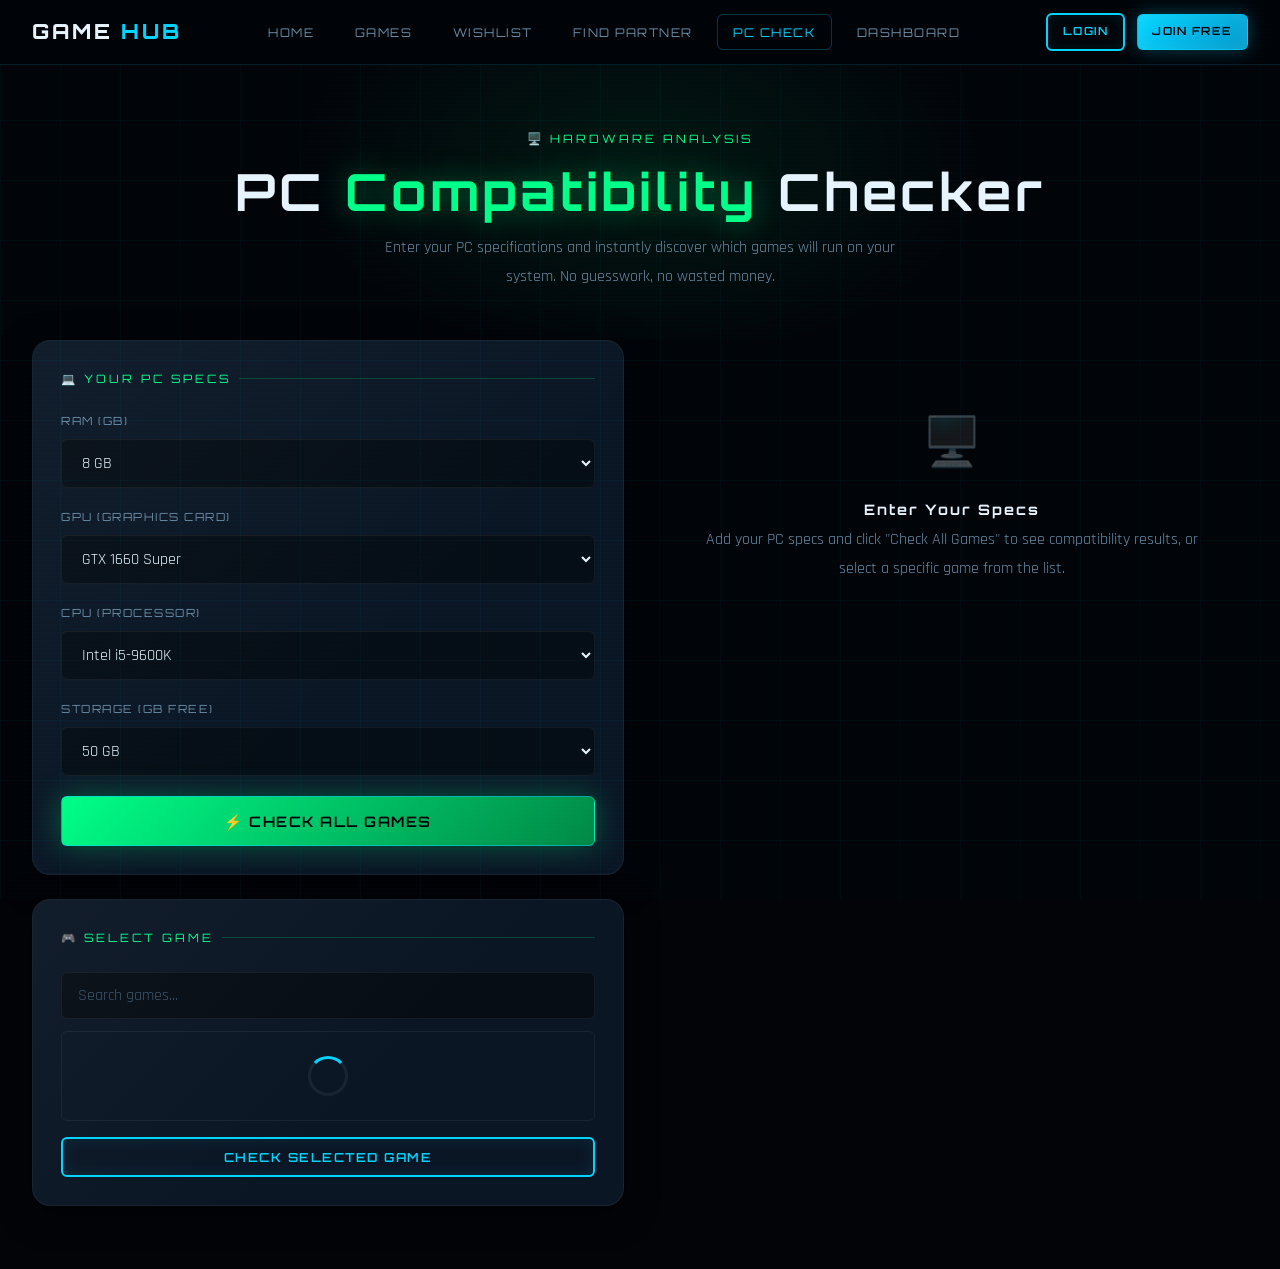
<file: compatibility_checker.html>
<!DOCTYPE html>
<html lang="en">
<head>
  <meta charset="UTF-8">
  <meta name="viewport" content="width=device-width, initial-scale=1.0">
  <title>GameHub — PC Compatibility Checker</title>
  <link rel="stylesheet" href="css/style.css">
  <style>
    .compat-page { padding-top: 65px; }
    .compat-hero {
      padding: 4rem 0 3rem;
      text-align: center;
      position: relative;
      overflow: hidden;
    }
    .compat-hero::before {
      content: '';
      position: absolute;
      top: -100px; left: 50%; transform: translateX(-50%);
      width: 700px; height: 400px;
      background: radial-gradient(ellipse, rgba(0,255,136,0.08) 0%, transparent 70%);
      pointer-events: none;
    }
    .compat-hero h1 { font-size: clamp(2rem, 5vw, 3.2rem); letter-spacing: 4px; margin-bottom: 0.75rem; position: relative; z-index: 1; }
    .compat-hero p { position: relative; z-index: 1; max-width: 540px; margin: 0 auto; }

    .compat-layout {
      display: grid;
      grid-template-columns: 1fr 1fr;
      gap: 2rem;
      padding-bottom: 4rem;
    }

    /* PC Specs Panel */
    .specs-panel .panel-title {
      font-family: var(--font-display);
      font-size: 0.72rem;
      letter-spacing: 3px;
      text-transform: uppercase;
      color: var(--neon-green);
      margin-bottom: 1.5rem;
      display: flex;
      align-items: center;
      gap: 0.5rem;
    }
    .specs-panel .panel-title::after {
      content: '';
      flex: 1;
      height: 1px;
      background: rgba(0,255,136,0.2);
    }

    /* Spec row */
    .spec-row { display: grid; grid-template-columns: 1fr 1fr; gap: 0.75rem; margin-bottom: 0.75rem; }
    .spec-unit {
      font-family: var(--font-display);
      font-size: 0.65rem;
      letter-spacing: 1px;
      color: var(--text-dim);
      align-self: center;
      padding-top: 1.8rem;
    }

    /* Game Selector */
    .game-list-wrap { max-height: 300px; overflow-y: auto; border: 1px solid var(--border-subtle); border-radius: var(--radius-sm); }
    .game-option {
      display: flex;
      align-items: center;
      gap: 0.75rem;
      padding: 0.75rem 1rem;
      cursor: pointer;
      transition: var(--transition);
      border-bottom: 1px solid var(--border-subtle);
    }
    .game-option:last-child { border-bottom: none; }
    .game-option:hover, .game-option.selected { background: rgba(0,255,136,0.06); }
    .game-option.selected { border-left: 2px solid var(--neon-green); }
    .game-opt-icon { font-size: 1.5rem; flex-shrink: 0; }
    .game-opt-info { flex: 1; }
    .game-opt-title { font-family: var(--font-display); font-size: 0.8rem; color: var(--text-prime); }
    .game-opt-genre { font-size: 0.72rem; color: var(--text-muted); }
    .game-opt-check { width: 18px; height: 18px; border-radius: 50%; border: 2px solid var(--border-subtle); flex-shrink: 0; transition: var(--transition); display: flex; align-items: center; justify-content: center; font-size: 0.7rem; }
    .game-option.selected .game-opt-check { background: var(--neon-green); border-color: var(--neon-green); color: #020408; }

    /* Results */
    .results-panel { }
    .result-card {
      border-radius: var(--radius-md);
      padding: 1.75rem;
      margin-bottom: 1rem;
      border: 1px solid var(--border-subtle);
      background: var(--bg-card);
      display: none;
    }
    .result-card.visible { display: block; animation: slide-up 0.3s ease; }
    @keyframes slide-up {
      from { opacity: 0; transform: translateY(10px); }
      to { opacity: 1; transform: translateY(0); }
    }
    .result-card.pass { border-color: rgba(0,255,136,0.3); background: rgba(0,255,136,0.03); }
    .result-card.warn { border-color: rgba(255,215,0,0.3); background: rgba(255,215,0,0.03); }
    .result-card.fail { border-color: rgba(255,0,128,0.3); background: rgba(255,0,128,0.03); }

    .result-header { display: flex; align-items: center; gap: 1rem; margin-bottom: 1.25rem; }
    .result-icon { font-size: 2rem; }
    .result-game-title { font-family: var(--font-display); font-size: 1rem; letter-spacing: 1px; color: var(--text-prime); }
    .result-verdict {
      font-family: var(--font-display);
      font-size: 0.65rem;
      letter-spacing: 2px;
      text-transform: uppercase;
      margin-top: 0.25rem;
    }
    .verdict-pass { color: var(--neon-green); }
    .verdict-warn { color: var(--neon-gold); }
    .verdict-fail { color: var(--neon-pink); }

    .spec-compare-row {
      display: grid;
      grid-template-columns: 120px 1fr 1fr;
      gap: 0.75rem;
      padding: 0.6rem 0;
      border-bottom: 1px solid var(--border-subtle);
      align-items: center;
      font-size: 0.85rem;
    }
    .spec-compare-row:last-child { border-bottom: none; }
    .spec-compare-label { font-family: var(--font-display); font-size: 0.65rem; letter-spacing: 1px; text-transform: uppercase; color: var(--text-muted); }
    .spec-val { font-family: var(--font-mono); font-size: 0.82rem; }
    .spec-val.ok   { color: var(--neon-green); }
    .spec-val.warn { color: var(--neon-gold); }
    .spec-val.fail { color: var(--neon-pink); }
    .spec-compare-header {
      display: grid;
      grid-template-columns: 120px 1fr 1fr;
      gap: 0.75rem;
      padding: 0 0 0.5rem;
      font-family: var(--font-display);
      font-size: 0.6rem;
      letter-spacing: 2px;
      text-transform: uppercase;
      color: var(--text-dim);
      border-bottom: 1px solid var(--border-subtle);
      margin-bottom: 0.5rem;
    }

    /* Empty state */
    .result-empty {
      text-align: center;
      padding: 4rem 2rem;
      color: var(--text-muted);
    }
    .result-empty .icon { font-size: 3rem; display: block; margin-bottom: 1rem; opacity: 0.3; }
    .result-empty h3 { font-family: var(--font-display); font-size: 0.9rem; letter-spacing: 2px; color: var(--text-prime); margin-bottom: 0.5rem; }

    /* Multi-check */
    .multi-results-list { display: flex; flex-direction: column; gap: 0.75rem; }
    .mini-result {
      display: flex;
      align-items: center;
      justify-content: space-between;
      padding: 0.85rem 1rem;
      border-radius: var(--radius-sm);
      border: 1px solid var(--border-subtle);
      background: var(--bg-glass);
      font-size: 0.88rem;
    }
    .mini-result-info { display: flex; align-items: center; gap: 0.75rem; }
    .mini-result-icon { font-size: 1.3rem; }
    .mini-result-title { font-family: var(--font-display); font-size: 0.8rem; color: var(--text-prime); }
    .mini-verdict {
      font-family: var(--font-display);
      font-size: 0.65rem;
      letter-spacing: 1.5px;
      text-transform: uppercase;
      padding: 0.2rem 0.7rem;
      border-radius: 100px;
    }
    .mini-verdict.pass { color: var(--neon-green); background: rgba(0,255,136,0.1); border: 1px solid rgba(0,255,136,0.3); }
    .mini-verdict.warn { color: var(--neon-gold); background: rgba(255,215,0,0.1); border: 1px solid rgba(255,215,0,0.3); }
    .mini-verdict.fail { color: var(--neon-pink); background: rgba(255,0,128,0.1); border: 1px solid rgba(255,0,128,0.3); }

    @media (max-width: 900px) {
      .compat-layout { grid-template-columns: 1fr; }
    }
    @media (max-width: 600px) {
      .spec-row { grid-template-columns: 1fr; }
      .spec-unit { padding-top: 0; }
    }
  </style>
  <link rel="stylesheet" href="css/responsive.css">
</head>
<body>

<nav class="navbar">
  <a href="index.html" class="nav-brand">GAME<span>HUB</span></a>
  <ul class="nav-links" id="nav-links">
    <li><a href="index.html">Home</a></li>
    <li><a href="games.html">Games</a></li>
    <li><a href="wishlist.html">Wishlist</a></li>
    <li><a href="partner_finder.html">Find Partner</a></li>
    <li><a href="compatibility_checker.html" class="active">PC Check</a></li>
    <li><a href="dashboard.html">Dashboard</a></li>
  </ul>
  <div class="nav-actions" id="nav-actions">
    <a href="login.html" class="btn btn-outline btn-sm">Login</a>
    <a href="register.html" class="btn btn-primary btn-sm">Join Free</a>
  </div>
  <div class="hamburger" id="hamburger"><span></span><span></span><span></span></div>
</nav>

<div class="compat-page">
  <div class="compat-hero">
    <div class="container">
      <div class="section-title" style="color:var(--neon-green)">🖥️ Hardware Analysis</div>
      <h1>PC <span style="color:var(--neon-green);text-shadow:0 0 30px rgba(0,255,136,0.4)">Compatibility</span> Checker</h1>
      <p>Enter your PC specifications and instantly discover which games will run on your system. No guesswork, no wasted money.</p>
    </div>
  </div>

  <div class="container">
    <div class="compat-layout">
      <!-- Specs Form -->
      <div class="specs-panel">
        <div class="glass-card" style="margin-bottom:1.5rem">
          <div class="panel-title">💻 Your PC Specs</div>
          <div class="form-group">
            <label class="form-label">RAM (GB)</label>
            <select class="form-select" id="spec-ram">
              <option value="4">4 GB</option>
              <option value="8" selected>8 GB</option>
              <option value="16">16 GB</option>
              <option value="32">32 GB</option>
              <option value="64">64 GB</option>
            </select>
          </div>
          <div class="form-group">
            <label class="form-label">GPU (Graphics Card)</label>
            <select class="form-select" id="spec-gpu">
              <option value="GTX 950">GTX 950</option>
              <option value="GTX 1050 Ti">GTX 1050 Ti</option>
              <option value="GTX 1060">GTX 1060</option>
              <option value="GTX 1660">GTX 1660</option>
              <option value="GTX 1660 Super" selected>GTX 1660 Super</option>
              <option value="RTX 2060">RTX 2060</option>
              <option value="RTX 2070">RTX 2070</option>
              <option value="RTX 3060">RTX 3060</option>
              <option value="RTX 3070">RTX 3070</option>
              <option value="RTX 3080">RTX 3080</option>
              <option value="RTX 4070">RTX 4070</option>
              <option value="RTX 4080">RTX 4080</option>
              <option value="RTX 4090">RTX 4090</option>
            </select>
          </div>
          <div class="form-group">
            <label class="form-label">CPU (Processor)</label>
            <select class="form-select" id="spec-cpu">
              <option value="Intel i3-8100">Intel i3-8100</option>
              <option value="Intel i5-6600">Intel i5-6600</option>
              <option value="Intel i5-7500">Intel i5-7500</option>
              <option value="Intel i5-8400">Intel i5-8400</option>
              <option value="Intel i5-9600K" selected>Intel i5-9600K</option>
              <option value="Intel i7-8700K">Intel i7-8700K</option>
              <option value="Intel i7-10700">Intel i7-10700</option>
              <option value="Intel i7-10700K">Intel i7-10700K</option>
              <option value="Intel i9-10900K">Intel i9-10900K</option>
              <option value="Intel i9-12900K">Intel i9-12900K</option>
              <option value="AMD Ryzen 5 3600">AMD Ryzen 5 3600</option>
              <option value="AMD Ryzen 7 5800X">AMD Ryzen 7 5800X</option>
              <option value="AMD Ryzen 9 5950X">AMD Ryzen 9 5950X</option>
            </select>
          </div>
          <div class="form-group">
            <label class="form-label">Storage (GB Free)</label>
            <select class="form-select" id="spec-storage">
              <option value="10">10 GB</option>
              <option value="25">25 GB</option>
              <option value="50" selected>50 GB</option>
              <option value="100">100 GB</option>
              <option value="250">250 GB</option>
              <option value="500">500 GB</option>
            </select>
          </div>
          <button class="btn btn-primary w-full btn-lg" id="check-btn" onclick="checkAllGames()" style="background:linear-gradient(135deg,var(--neon-green),#008844);color:#020408;box-shadow:0 0 30px rgba(0,255,136,0.3)">
            ⚡ Check All Games
          </button>
        </div>

        <!-- Select specific game -->
        <div class="glass-card">
          <div class="panel-title">🎮 Select Game</div>
          <div style="margin-bottom:0.75rem">
            <input class="form-input" id="game-search" type="text" placeholder="Search games..." oninput="filterGameList(this.value)">
          </div>
          <div class="game-list-wrap" id="game-list">
            <div class="loader-ring" style="margin:1.5rem auto"></div>
          </div>
          <button class="btn btn-outline w-full mt-2" onclick="checkSelectedGame()">Check Selected Game</button>
        </div>
      </div>

      <!-- Results -->
      <div class="results-panel">
        <div id="results-area">
          <div class="result-empty">
            <span class="icon">🖥️</span>
            <h3>Enter Your Specs</h3>
            <p>Add your PC specs and click "Check All Games" to see compatibility results, or select a specific game from the list.</p>
          </div>
        </div>
      </div>
    </div>
  </div>
</div>

<script src="js/main.js"></script>
<script src="js/comapatibility.js"></script>
<script>
  let allGames = [];
  let selectedGameId = null;

  const GPU_RANK = {
    'GTX 950': 1, 'GTX 960': 2, 'GTX 1050 Ti': 3, 'GTX 1060': 4,
    'GTX 1070': 5, 'GTX 1660': 6, 'GTX 1660 Super': 7, 'RTX 2060': 8,
    'RTX 2060 Super': 9, 'RTX 2070': 10, 'RTX 3060': 11, 'RTX 3060 Ti': 12,
    'RTX 3070': 13, 'RTX 3080': 14, 'RTX 4070': 15, 'RTX 4080': 16, 'RTX 4090': 17,
  };

  function gpuPasses(userGpu, reqGpu) {
    if (!reqGpu) return 'ok';
    const u = GPU_RANK[userGpu] || 5;
    const r = GPU_RANK[reqGpu]  || 4;
    if (u >= r) return 'ok';
    if (u >= r - 1) return 'warn';
    return 'fail';
  }
  function ramStatus(userRam, reqRam) {
    const u = parseInt(userRam), r = parseInt(reqRam) || 8;
    if (u >= r) return 'ok';
    if (u >= r - 4) return 'warn';
    return 'fail';
  }
  function storageStatus(userSto, reqSto) {
    const u = parseInt(userSto), r = parseInt(reqSto) || 30;
    if (u >= r) return 'ok';
    if (u >= r - 10) return 'warn';
    return 'fail';
  }
  function overallVerdict(statuses) {
    if (statuses.includes('fail')) return 'fail';
    if (statuses.includes('warn')) return 'warn';
    return 'pass';
  }
  function verdictLabel(v) {
    return { pass: '✅ Compatible', warn: '⚠️ Borderline', fail: '❌ Incompatible' }[v];
  }
  const GAME_EMOJI = { Action:'⚔️', RPG:'🧙', FPS:'🔫', Strategy:'♟️', Sports:'⚽', Racing:'🏎️', Horror:'👻', Adventure:'🗺️', Simulation:'🏗️', Fighting:'🥊', Puzzle:'🧩', 'Battle Royale':'🎯', MOBA:'🏆', Stealth:'🕵️', Survival:'🌲' };

  async function loadGames() {
    try {
      const data = await apiGet('php/recommendation.php?action=all_games&page=1');
      if (data.success) {
        allGames = data.games;
        renderGameList(allGames);
      }
    } catch {
      allGames = [
        { id:1, title:'Cyber Odyssey 2049', genre:'RPG', min_ram:16, min_gpu:'RTX 3060', min_storage:80 },
        { id:2, title:'Phantom Strike', genre:'FPS', min_ram:8, min_gpu:'GTX 1660 Super', min_storage:60 },
        { id:3, title:'Storm Legends', genre:'Battle Royale', min_ram:8, min_gpu:'GTX 1660', min_storage:30 },
        { id:4, title:'Neon Racer X', genre:'Racing', min_ram:8, min_gpu:'GTX 1070', min_storage:30 },
        { id:5, title:'Cursed Hollow', genre:'Horror', min_ram:12, min_gpu:'GTX 1070', min_storage:25 },
        { id:6, title:'Puzzle Dimension', genre:'Puzzle', min_ram:4, min_gpu:'GTX 960', min_storage:5 },
      ];
      renderGameList(allGames);
    }
  }

  function renderGameList(games) {
    const list = document.getElementById('game-list');
    list.innerHTML = games.map(g => `
      <div class="game-option" data-id="${g.id}" onclick="selectGame(${g.id})">
        <div class="game-opt-icon">${GAME_EMOJI[g.genre] || '🎮'}</div>
        <div class="game-opt-info">
          <div class="game-opt-title">${g.title}</div>
          <div class="game-opt-genre">${g.genre} · ${g.min_ram || '8'}GB RAM</div>
        </div>
        <div class="game-opt-check" id="check-${g.id}"></div>
      </div>`).join('');
  }

  function filterGameList(q) {
    const filtered = allGames.filter(g => g.title.toLowerCase().includes(q.toLowerCase()) || g.genre.toLowerCase().includes(q.toLowerCase()));
    renderGameList(filtered);
  }

  function selectGame(id) {
    document.querySelectorAll('.game-option').forEach(el => el.classList.remove('selected'));
    document.querySelectorAll('.game-opt-check').forEach(el => el.textContent = '');
    const el = document.querySelector(`[data-id="${id}"]`);
    if (el) {
      el.classList.add('selected');
      el.querySelector('.game-opt-check').textContent = '✓';
    }
    selectedGameId = id;
  }

  function getUserSpecs() {
    return {
      ram:     document.getElementById('spec-ram').value,
      gpu:     document.getElementById('spec-gpu').value,
      cpu:     document.getElementById('spec-cpu').value,
      storage: document.getElementById('spec-storage').value,
    };
  }

  function checkSelectedGame() {
    if (!selectedGameId) { showToast('Please select a game first', 'error'); return; }
    const game = allGames.find(g => g.id == selectedGameId);
    if (!game) return;
    const specs = getUserSpecs();
    const ramS = ramStatus(specs.ram, game.min_ram);
    const gpuS = gpuPasses(specs.gpu, game.min_gpu);
    const stoS = storageStatus(specs.storage, game.min_storage);
    const verdict = overallVerdict([ramS, gpuS, stoS]);

    document.getElementById('results-area').innerHTML = `
      <div class="result-card ${verdict} visible">
        <div class="result-header">
          <div class="result-icon">${GAME_EMOJI[game.genre] || '🎮'}</div>
          <div>
            <div class="result-game-title">${game.title}</div>
            <div class="result-verdict verdict-${verdict}">${verdictLabel(verdict)}</div>
          </div>
        </div>
        <div class="spec-compare-header">
          <div>Component</div>
          <div>Your PC</div>
          <div>Required</div>
        </div>
        <div class="spec-compare-row">
          <div class="spec-compare-label">RAM</div>
          <div class="spec-val ${ramS}">${specs.ram} GB</div>
          <div class="spec-val">${game.min_ram || '8'} GB</div>
        </div>
        <div class="spec-compare-row">
          <div class="spec-compare-label">GPU</div>
          <div class="spec-val ${gpuS}">${specs.gpu}</div>
          <div class="spec-val">${game.min_gpu || 'GTX 1060'}</div>
        </div>
        <div class="spec-compare-row">
          <div class="spec-compare-label">CPU</div>
          <div class="spec-val ok">${specs.cpu}</div>
          <div class="spec-val">${game.min_cpu || 'i5-8400'}</div>
        </div>
        <div class="spec-compare-row">
          <div class="spec-compare-label">Storage</div>
          <div class="spec-val ${stoS}">${specs.storage} GB</div>
          <div class="spec-val">${game.min_storage || '30'} GB</div>
        </div>
        <div style="margin-top:1.25rem;padding:1rem;background:var(--bg-glass);border-radius:var(--radius-sm);border:1px solid var(--border-subtle)">
          ${verdict === 'pass' ? `<p style="color:var(--neon-green);font-size:.88rem">✅ Your PC meets all minimum requirements for <strong>${game.title}</strong>. Enjoy gaming!</p>` :
            verdict === 'warn' ? `<p style="color:var(--neon-gold);font-size:.88rem">⚠️ Your PC is borderline. The game should run but may have performance issues. Consider lowering graphics settings.</p>` :
            `<p style="color:var(--neon-pink);font-size:.88rem">❌ Your PC doesn't meet the minimum requirements. You may need to upgrade highlighted components.</p>`}
        </div>
      </div>`;
  }

  function checkAllGames() {
    const specs = getUserSpecs();
    const results = allGames.map(game => {
      const ramS = ramStatus(specs.ram, game.min_ram);
      const gpuS = gpuPasses(specs.gpu, game.min_gpu);
      const stoS = storageStatus(specs.storage, game.min_storage);
      return { game, verdict: overallVerdict([ramS, gpuS, stoS]) };
    });
    const pass = results.filter(r => r.verdict === 'pass').length;
    const warn = results.filter(r => r.verdict === 'warn').length;
    const fail = results.filter(r => r.verdict === 'fail').length;

    document.getElementById('results-area').innerHTML = `
      <div style="display:grid;grid-template-columns:repeat(3,1fr);gap:1rem;margin-bottom:1.5rem">
        <div class="glass-card" style="padding:1rem;text-align:center;border-color:rgba(0,255,136,0.3)">
          <div style="font-family:var(--font-display);font-size:1.8rem;color:var(--neon-green)">${pass}</div>
          <div style="font-size:.72rem;color:var(--text-dim);letter-spacing:1px;text-transform:uppercase">Compatible</div>
        </div>
        <div class="glass-card" style="padding:1rem;text-align:center;border-color:rgba(255,215,0,0.3)">
          <div style="font-family:var(--font-display);font-size:1.8rem;color:var(--neon-gold)">${warn}</div>
          <div style="font-size:.72rem;color:var(--text-dim);letter-spacing:1px;text-transform:uppercase">Borderline</div>
        </div>
        <div class="glass-card" style="padding:1rem;text-align:center;border-color:rgba(255,0,128,0.3)">
          <div style="font-family:var(--font-display);font-size:1.8rem;color:var(--neon-pink)">${fail}</div>
          <div style="font-size:.72rem;color:var(--text-dim);letter-spacing:1px;text-transform:uppercase">Incompatible</div>
        </div>
      </div>
      <div class="multi-results-list">
        ${results.map(r => `
          <div class="mini-result">
            <div class="mini-result-info">
              <div class="mini-result-icon">${GAME_EMOJI[r.game.genre] || '🎮'}</div>
              <div>
                <div class="mini-result-title">${r.game.title}</div>
                <div style="font-size:.72rem;color:var(--text-muted)">${r.game.genre}</div>
              </div>
            </div>
            <div class="mini-verdict ${r.verdict}">${verdictLabel(r.verdict)}</div>
          </div>`).join('')}
      </div>`;
  }

  // Update nav
  async function initPage() {
    try {
      const s = await apiGet('php/session_check.php');
      const actions = document.getElementById('nav-actions');
      if (s.logged_in) {
        actions.innerHTML = `<a href="dashboard.html" class="btn btn-outline btn-sm">👤 ${s.username}</a>
          <a href="php/logout.php?redirect=1" class="btn btn-primary btn-sm">Logout</a>`;
      }
    } catch {}
  }

  loadGames();
  initPage();
</script>
</body>
</html>
</file>
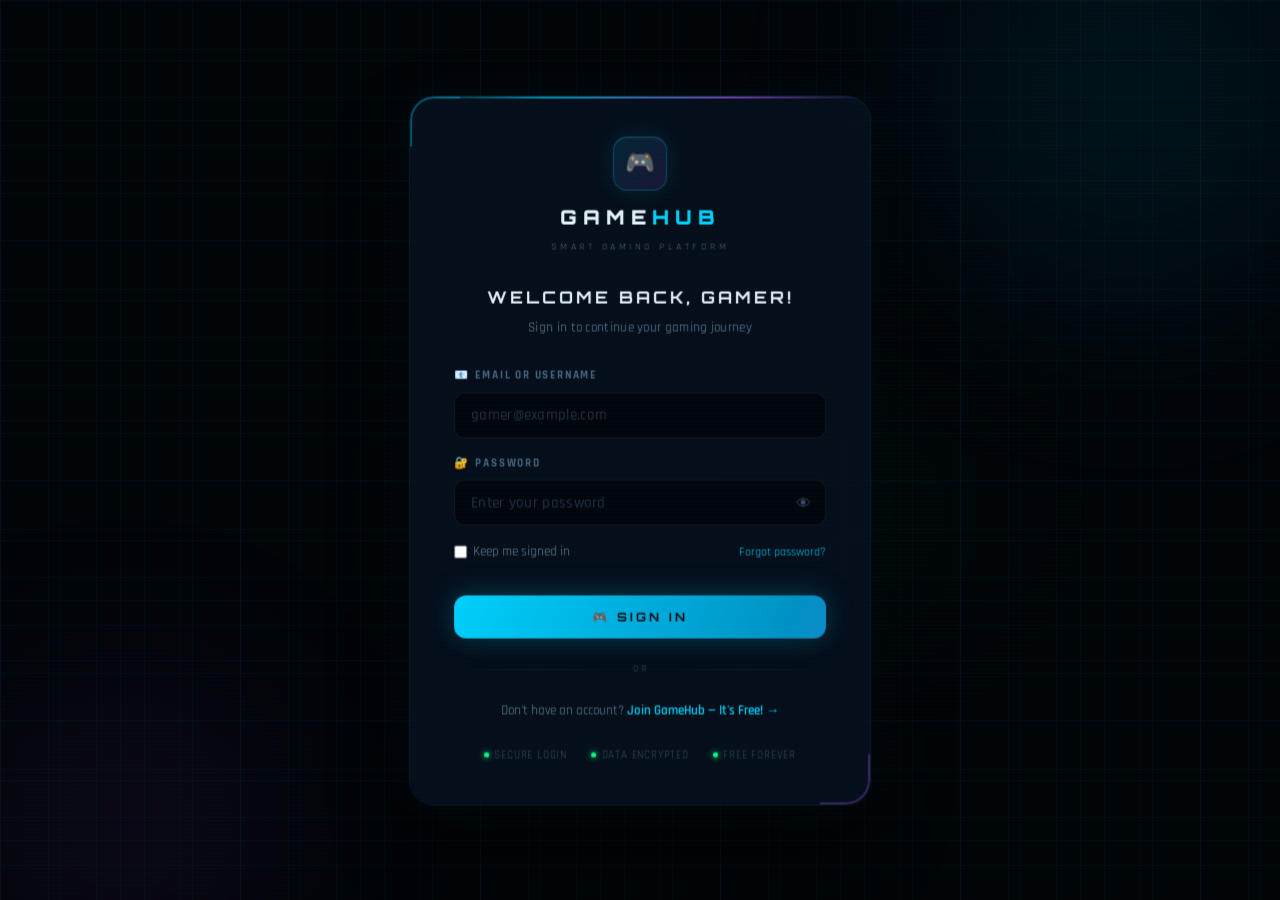
<file: dashboard.html>
<!DOCTYPE html>
<html lang="en">
<head>
  <meta charset="UTF-8">
  <meta name="viewport" content="width=device-width, initial-scale=1.0">
  <title>GameHub — My Dashboard</title>
  <link rel="preconnect" href="https://fonts.googleapis.com">
  <link href="https://fonts.googleapis.com/css2?family=Orbitron:wght@400;600;700;900&family=Rajdhani:wght@400;500;600;700&display=swap" rel="stylesheet">
  <link rel="stylesheet" href="css/style.css">
  <link rel="stylesheet" href="css/dashboard.css">
  <link rel="stylesheet" href="css/responsive.css">
</head>
<body class="dashboard-page">

<!-- Ambient background -->
<div class="dash-bg-grid"></div>
<div class="dash-orb dash-orb-1"></div>
<div class="dash-orb dash-orb-2"></div>

<!-- ═══ TOP NAV ═══ -->
<nav class="dash-nav">
  <a class="dash-logo" href="index.html">GAME<span>HUB</span></a>
  <div class="dash-nav-links">
    <a href="games.html">🎮 Games</a>
    <a href="wishlist.html">♥ Wishlist</a>
    <a href="partner_finder.html">🤝 Partners</a>
    <a href="compatibility_checker.html">🖥️ Compat</a>
  </div>
  <div class="dash-nav-right">
    <div class="dash-user-pill" id="nav-user">
      <span class="user-dot"></span>
      <span id="nav-username">Loading…</span>
      <button class="btn-logout-mini" onclick="logout()">⏻</button>
    </div>
  </div>
</nav>

<!-- ═══ MAIN LAYOUT ═══ -->
<div class="dash-layout">

  <!-- Left Sidebar -->
  <aside class="dash-sidebar">
    <div class="user-profile-card">
      <div class="user-avatar" id="sidebar-avatar">👤</div>
      <div class="user-info">
        <div class="user-name" id="sidebar-username">Gamer</div>
        <div class="user-tag">🟢 Online</div>
      </div>
    </div>

    <nav class="dash-sidenav">
      <a class="dash-navitem active" onclick="switchTab('overview')">
        <span>📊</span> Overview
      </a>
      <a class="dash-navitem" onclick="switchTab('partner-requests')" style="position:relative">
        🤝 Partner Requests
        <span class="partner-badge" style="display:none;position:absolute;top:6px;right:10px;
              background:#ff0090;color:#fff;border-radius:50%;width:18px;height:18px;
              font-size:.65rem;font-weight:700;display:flex;align-items:center;justify-content:center"></span>
      </a>
      <a class="dash-navitem" onclick="switchTab('recommendations')">
        <span>🎯</span> For You
      </a>
      <a class="dash-navitem" onclick="switchTab('wishlist')">
        <span>♥</span> Wishlist
      </a>
      <a class="dash-navitem" onclick="switchTab('activity')">
        <span>⚡</span> Activity
      </a>
      <a class="dash-navitem" href="partner_finder.html">
        <span>🤝</span> Find Partner
      </a>
    </nav>

    <div class="gaming-stats-mini">
      <div class="mini-stat">
        <span class="mini-stat-val" id="stat-wishlist">–</span>
        <span class="mini-stat-lbl">Wishlist</span>
      </div>
      <div class="mini-stat">
        <span class="mini-stat-val" id="stat-reviews">–</span>
        <span class="mini-stat-lbl">Reviews</span>
      </div>
      <div class="mini-stat">
        <span class="mini-stat-val" id="stat-genres">–</span>
        <span class="mini-stat-lbl">Genres</span>
      </div>
    </div>
  </aside>

  <!-- Main Content -->
  <main class="dash-main">

    <!-- OVERVIEW TAB -->
    <section class="dash-tab active" id="tab-overview">
      <div class="dash-welcome">
        <div>
          <h1 class="dash-greeting" id="greeting">Welcome back, <span id="greeting-name">Gamer</span> 👾</h1>
          <p class="dash-subtext">Your personalized gaming command center</p>
        </div>
        <div class="live-clock" id="live-clock"></div>
      </div>

      <!-- Quick Access Cards -->
      <div class="quick-cards">
        <a href="games.html" class="quick-card qc-cyan">
          <div class="qc-icon">🎮</div>
          <div class="qc-label">Browse Games</div>
          <div class="qc-sub">Discover new titles</div>
        </a>
        <a href="wishlist.html" class="quick-card qc-pink">
          <div class="qc-icon">♥</div>
          <div class="qc-label">My Wishlist</div>
          <div class="qc-sub" id="qc-wishlist-count">Loading…</div>
        </a>
        <a href="partner_finder.html" class="quick-card qc-purple">
          <div class="qc-icon">🤝</div>
          <div class="qc-label">Find Partner</div>
          <div class="qc-sub">Match by play style</div>
        </a>
        <a href="compatibility_checker.html" class="quick-card qc-gold">
          <div class="qc-icon">🖥️</div>
          <div class="qc-label">PC Check</div>
          <div class="qc-sub">Check compatibility</div>
        </a>
      </div>

      <!-- Trending + Wishlist Preview -->
      <div class="dash-grid-2">
        <!-- Trending Games -->
        <div class="glass-panel">
          <div class="panel-header">
            <h3 class="panel-title">🔥 Trending Now</h3>
            <a href="games.html" class="panel-link">See All →</a>
          </div>
          <div id="trending-games" class="game-list">
            <div class="dash-loader"><div class="loader-ring"></div></div>
          </div>
        </div>

        <!-- Wishlist Preview -->
        <div class="glass-panel">
          <div class="panel-header">
            <h3 class="panel-title">♥ Saved Games</h3>
            <a href="wishlist.html" class="panel-link">Full List →</a>
          </div>
          <div id="wishlist-preview" class="game-list">
            <div class="dash-loader"><div class="loader-ring"></div></div>
          </div>
        </div>
      </div>
    </section>

    <!-- RECOMMENDATIONS TAB -->
    <section class="dash-tab" id="tab-recommendations">
      <div class="dash-welcome">
        <div>
          <h1 class="dash-greeting">🎯 Recommended For You</h1>
          <p class="dash-subtext">Games curated based on your genre preferences</p>
        </div>
      </div>
      <div id="recommendations-grid" class="rec-grid">
        <div class="dash-loader"><div class="loader-ring"></div></div>
      </div>
    </section>

    <!-- PARTNER REQUESTS TAB -->
    <section class="dash-tab" id="tab-partner-requests">
      <div class="dash-welcome">
        <div>
          <h1 class="dash-greeting">🤝 Partner Requests</h1>
          <p class="dash-subtext">Accept or reject gaming partner requests</p>
        </div>
        <a href="partner_finder.html" class="btn btn-primary">Find Partners</a>
      </div>
      <div id="partner-requests-list">
        <div class="dash-loader"><div class="loader-ring"></div></div>
      </div>
    </section>

    <!-- WISHLIST TAB -->
    <section class="dash-tab" id="tab-wishlist">
      <div class="dash-welcome">
        <div>
          <h1 class="dash-greeting">♥ My Wishlist</h1>
          <p class="dash-subtext">Games you want to play</p>
        </div>
        <a href="wishlist.html" class="btn btn-primary">Manage Wishlist</a>
      </div>
      <div id="wishlist-full" class="rec-grid">
        <div class="dash-loader"><div class="loader-ring"></div></div>
      </div>
    </section>

    <!-- ACTIVITY TAB -->
    <section class="dash-tab" id="tab-activity">
      <div class="dash-welcome">
        <div>
          <h1 class="dash-greeting">⚡ Gaming Activity</h1>
          <p class="dash-subtext">Your recent interactions and stats</p>
        </div>
      </div>
      <div class="activity-grid">
        <div class="glass-panel">
          <div class="panel-header"><h3 class="panel-title">📝 My Reviews</h3></div>
          <div id="my-reviews">
            <div class="dash-loader"><div class="loader-ring"></div></div>
          </div>
        </div>
        <div class="glass-panel">
          <div class="panel-header"><h3 class="panel-title">🏷️ Favorite Genres</h3></div>
          <div id="my-genres" style="padding:1.5rem"></div>
        </div>
      </div>
    </section>

  </main>
</div>

<div id="toast-container"></div>
<script src="js/main.js"></script>
<script>
/* ══════════════════════════════════════════
   GameHub User Dashboard JS
   ══════════════════════════════════════════ */

let currentUser = null;

// ── Auth guard ────────────────────────────
async function init() {
  try {
    const r = await fetch('php/session_check.php');
    const d = await r.json();

    if (!d.logged_in) {
      window.location.href = 'login.html';
      return;
    }
    if (d.role === 'admin') {
      window.location.href = 'admin/admin_dashboard.php';
      return;
    }

    currentUser = d;
    setUserUI(d);
    startClock();
    loadOverview();
  } catch {
    window.location.href = 'login.html';
  }
}

function setUserUI(u) {
  document.getElementById('nav-username').textContent    = u.username;
  document.getElementById('sidebar-username').textContent = u.username;
  document.getElementById('greeting-name').textContent   = u.username;

  // Avatar letter
  const av = document.getElementById('sidebar-avatar');
  av.textContent = '';
  av.style.cssText = 'background:linear-gradient(135deg,var(--neon-cyan),var(--neon-purple));font-size:1.4rem;display:flex;align-items:center;justify-content:center;';
  av.textContent = u.username[0].toUpperCase();
}

// ── Tab navigation ────────────────────────
function switchTab(name) {
  document.querySelectorAll('.dash-tab').forEach(t => t.classList.remove('active'));
  document.querySelectorAll('.dash-navitem').forEach(n => n.classList.remove('active'));
  document.getElementById('tab-' + name).classList.add('active');
  event.currentTarget.classList.add('active');

  const loaders = {
    recommendations:    loadRecommendations,
    'partner-requests': () => loadPartnerRequests('partner-requests-list'),
    wishlist: loadWishlistFull,
    activity: loadActivity
  };
  if (loaders[name]) loaders[name]();
}

// ── Clock ─────────────────────────────────
function startClock() {
  const el = document.getElementById('live-clock');
  const tick = () => {
    const now = new Date();
    el.innerHTML = `<div class="clock-time">${now.toLocaleTimeString('en-US',{hour:'2-digit',minute:'2-digit'})}</div>
                    <div class="clock-date">${now.toLocaleDateString('en-GB',{weekday:'short',day:'numeric',month:'short'})}</div>`;
  };
  tick(); setInterval(tick, 1000);
}

// ── Overview ──────────────────────────────
async function loadOverview() {
  loadTrending();
  loadWishlistPreview();
  loadUserStats();
}

async function loadUserStats() {
  try {
    const [wl, rv] = await Promise.all([
      fetch('php/wishlist_process.php?action=list').then(r=>r.json()),
      fetch('php/review_process.php?action=my_reviews&user_id=me').then(r=>r.json())
    ]);
    document.getElementById('stat-wishlist').textContent = wl.success ? (wl.items?.length || 0) : '–';
    document.getElementById('stat-reviews').textContent  = rv.success ? (rv.reviews?.length  || 0) : '–';
    if (wl.success) {
      document.getElementById('qc-wishlist-count').textContent = `${wl.items?.length || 0} games saved`;
    }
    // genres from user profile
    if (currentUser) {
      // Count from session — rough estimate
      document.getElementById('stat-genres').textContent = '8+';
    }
  } catch {}
}

async function loadTrending() {
  try {
    const d = await fetch('php/recommendation.php?action=trending').then(r=>r.json());
    const el = document.getElementById('trending-games');
    if (!d.success || !d.games.length) {
      el.innerHTML = '<p class="no-data">No trending games right now.</p>'; return;
    }
    el.innerHTML = d.games.slice(0,5).map(g => gameListItem(g)).join('');
  } catch { document.getElementById('trending-games').innerHTML = '<p class="no-data">Failed to load.</p>'; }
}

async function loadWishlistPreview() {
  try {
    const d = await fetch('php/wishlist_process.php?action=list').then(r=>r.json());
    const el = document.getElementById('wishlist-preview');
    if (!d.success || !d.items?.length) {
      el.innerHTML = '<p class="no-data">Your wishlist is empty. <a href="games.html">Browse games →</a></p>'; return;
    }
    el.innerHTML = d.wishlist.slice(0,5).map(g => gameListItem(g)).join('');
  } catch {}
}

async function loadRecommendations() {
  const el = document.getElementById('recommendations-grid');
  try {
    // Try personalised recommendations first
    let d = await fetch('php/recommendation.php?action=recommendations').then(r=>r.json());

    // If no personalised results, fall back to top-rated games
    if (!d.success || !d.games?.length) {
      d = await fetch('php/recommendation.php?action=all_games&page=1&limit=12').then(r=>r.json());
    }

    if (d.success && d.games?.length) {
      el.innerHTML = d.games.map(g => gameCard(g)).join('');
    } else {
      el.innerHTML = '<p class="no-data" style="grid-column:1/-1">No games found. <a href="games.html" style="color:var(--neon-cyan)">Browse all games →</a></p>';
    }
  } catch {
    el.innerHTML = '<p class="no-data" style="grid-column:1/-1">Could not load recommendations. Is XAMPP running?</p>';
  }
}

async function loadWishlistFull() {
  try {
    const d = await fetch('php/wishlist_process.php?action=list').then(r=>r.json());
    const el = document.getElementById('wishlist-full');
    if (!d.success || !d.items?.length) {
      el.innerHTML = '<p class="no-data" style="grid-column:1/-1">Wishlist is empty. <a href="games.html">Add some games →</a></p>'; return;
    }
    el.innerHTML = d.items.map(g => gameCard(g)).join('');
  } catch {}
}

async function loadActivity() {
  try {
    const [rv] = await Promise.all([
      fetch('php/review_process.php?action=my_reviews&user_id=me').then(r=>r.json())
    ]);
    const el = document.getElementById('my-reviews');
    if (!rv.success || !rv.reviews?.length) {
      el.innerHTML = '<p class="no-data" style="padding:1.5rem">No reviews yet.</p>';
    } else {
      el.innerHTML = rv.reviews.map(r => `
        <div class="activity-row">
          <div class="ar-left">
            <div class="ar-game">${r.game_title || 'Unknown Game'}</div>
            <div class="ar-comment">${(r.comment||'').slice(0,80)}${r.comment?.length>80?'…':''}</div>
          </div>
          <div class="ar-right">
            <div class="ar-stars">${'★'.repeat(r.rating)}${'☆'.repeat(5-r.rating)}</div>
            <div class="ar-date">${fmtDate(r.created_at)}</div>
          </div>
        </div>`).join('');
    }

    // Genres
    const genreEl = document.getElementById('my-genres');
    const genres = ['Action','RPG','FPS','Strategy','Racing','Horror','Sports','Adventure','Puzzle','Survival'];
    genreEl.innerHTML = `<div class="genre-bubbles">${genres.map(g =>
      `<span class="genre-bubble">${g}</span>`).join('')}</div>
      <p style="font-size:.8rem;color:var(--text-muted);margin-top:1rem">Update your preferences in your profile</p>`;
  } catch {}
}

// ── UI Helpers ────────────────────────────
function gameListItem(g) {
  const img = g.image_url
    ? `<img src="${g.image_url}" alt="${g.title}" onerror="this.style.display='none'">`
    : `<div class="game-thumb-placeholder">🎮</div>`;
  return `
    <div class="game-list-item">
      <div class="gli-thumb">${img}</div>
      <div class="gli-info">
        <div class="gli-title">${g.title}</div>
        <div class="gli-meta"><span class="genre-tag">${g.genre}</span> ★ ${g.rating}</div>
      </div>
      ${g.is_trending ? '<span class="trending-badge">🔥</span>' : ''}
    </div>`;
}

function gameCard(g) {
  const img = g.image_url
    ? `<img src="${g.image_url}" alt="${g.title}" class="gc-img" onerror="this.onerror=null;this.src='';this.closest('.gc-img-wrap').innerHTML='<div class=\'gc-img-placeholder\'>🎮</div>'">`
    : `<div class="gc-img-placeholder">🎮</div>`;
  return `
    <div class="game-card-dash">
      <div class="gc-img-wrap">${img}</div>
      <div class="gc-body">
        <div class="gc-title">${g.title}</div>
        <div class="gc-meta">
          <span class="genre-tag">${g.genre}</span>
          <span class="rating-tag">★ ${g.rating}</span>
        </div>
      </div>
    </div>`;
}

function fmtDate(str) {
  if (!str) return '—';
  const d = new Date(str);
  return isNaN(d) ? str : d.toLocaleDateString('en-GB',{day:'2-digit',month:'short',year:'numeric'});
}

function logout() {
  if(confirm('Sign out?')) window.location.href = 'php/logout.php';
}

init();

function toggleDashSidebar() {
  const sidebar = document.querySelector('.dash-sidebar');
  const overlay = document.getElementById('sidebarOverlay');
  if (sidebar) sidebar.classList.toggle('open');
  if (overlay) overlay.classList.toggle('active');
}
</script>
<!-- Mobile sidebar toggle -->
<button class="dash-mobile-toggle" id="dashToggle" onclick="toggleDashSidebar()">☰</button>
<div class="sidebar-overlay" id="sidebarOverlay" onclick="toggleDashSidebar()"></div>

<script src="js/partnerFinder.js"></script>
</body>
</html>
</file>
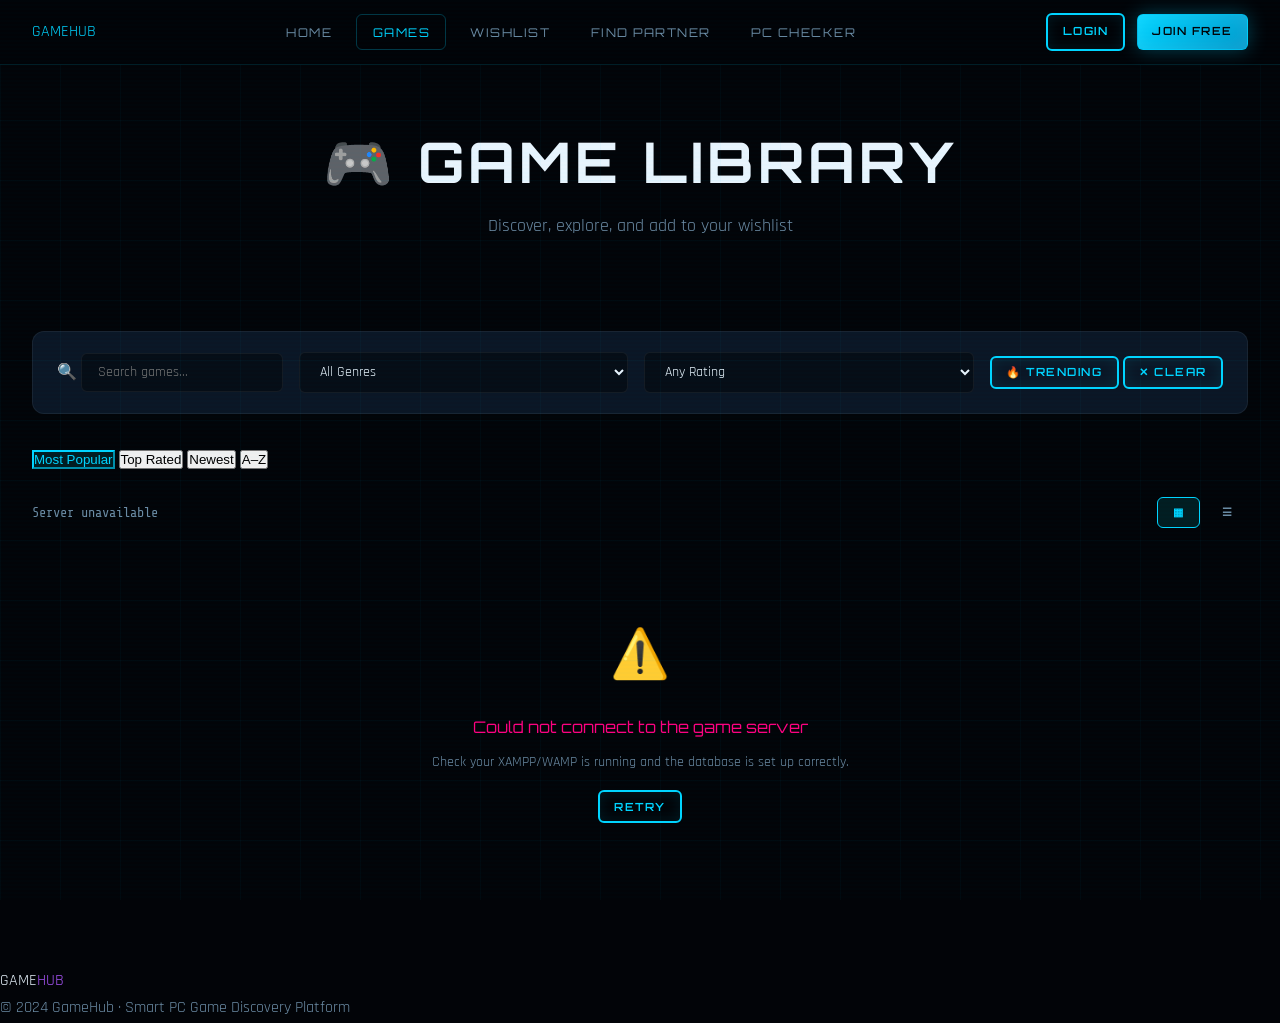
<file: games.html>
<!DOCTYPE html>
<html lang="en">
<head>
  <meta charset="UTF-8">
  <meta name="viewport" content="width=device-width, initial-scale=1.0">
  <title>GameHub — Browse Games</title>
  <link rel="stylesheet" href="css/style.css">
  <link rel="stylesheet" href="css/games.css">
  <link rel="stylesheet" href="css/responsive.css">
</head>
<body>

<!-- ── NAV ── -->
<nav class="navbar">
  <a href="index.html" class="nav-logo">GAME<span>HUB</span></a>
  <button class="hamburger" onclick="this.classList.toggle('open');document.querySelector('.nav-links').classList.toggle('open')">☰</button>
  <ul class="nav-links">
    <li><a href="index.html">Home</a></li>
    <li><a href="games.html" class="active">Games</a></li>
    <li><a href="wishlist.html">Wishlist</a></li>
    <li><a href="partner_finder.html">Find Partner</a></li>
    <li><a href="compatibility_checker.html">PC Checker</a></li>
  </ul>
  <div class="nav-actions" id="nav-actions">
    <a href="login.html" class="btn btn-outline btn-sm">Login</a>
    <a href="register.html" class="btn btn-primary btn-sm">Join Free</a>
  </div>
</nav>

<!-- ── PAGE HEADER ── -->
<div class="page-header">
  <div class="container">
    <h1 class="page-title">🎮 GAME LIBRARY</h1>
    <p class="page-sub">Discover, explore, and add to your wishlist</p>
  </div>
</div>

<!-- ── MAIN ── -->
<main class="container" style="padding-top:1.5rem;padding-bottom:3rem">

  <!-- Filter Bar -->
  <div class="filter-bar">
    <div class="search-box">
      <span class="search-icon">🔍</span>
      <input type="text" id="search-input" class="form-control" placeholder="Search games...">
    </div>

    <select id="genre-filter" class="form-control filter-select">
      <option value="">All Genres</option>
      <option value="Action">⚔️ Action</option>
      <option value="RPG">🧙 RPG</option>
      <option value="FPS">🔫 FPS</option>
      <option value="Strategy">♟️ Strategy</option>
      <option value="Racing">🏎️ Racing</option>
      <option value="Horror">👻 Horror</option>
      <option value="Adventure">🗺️ Adventure</option>
      <option value="Simulation">🏗️ Simulation</option>
      <option value="Fighting">🥊 Fighting</option>
      <option value="Puzzle">🧩 Puzzle</option>
      <option value="Battle Royale">🎯 Battle Royale</option>
      <option value="MOBA">🏆 MOBA</option>
      <option value="Stealth">🕵️ Stealth</option>
      <option value="Survival">🌲 Survival</option>
    </select>

    <select id="rating-filter" class="form-control filter-select">
      <option value="">Any Rating</option>
      <option value="4.5">★ 4.5+</option>
      <option value="4.0">★ 4.0+</option>
      <option value="3.5">★ 3.5+</option>
    </select>

    <div class="filter-btn">
      <button class="btn btn-outline btn-sm" id="trending-filter">🔥 Trending</button>
      <button class="btn btn-outline btn-sm" onclick="clearFilters()">✕ Clear</button>
    </div>
  </div>

  <!-- Sort Pills -->
  <div class="sort-pills" style="margin-bottom:1.5rem">
    <button class="sort-pill active" data-sort="views">Most Popular</button>
    <button class="sort-pill" data-sort="rating">Top Rated</button>
    <button class="sort-pill" data-sort="release_date">Newest</button>
    <button class="sort-pill" data-sort="title">A–Z</button>
  </div>

  <!-- Stats bar -->
  <div style="display:flex;justify-content:space-between;align-items:center;margin-bottom:1.5rem">
    <span id="results-count" style="color:var(--text-muted);font-size:.85rem;font-family:var(--font-mono)">Loading games...</span>
    <div style="display:flex;gap:.5rem">
      <button class="btn btn-sm" id="view-grid" onclick="setView('grid')" title="Grid view" style="background:rgba(0,245,255,.1);border:1px solid var(--neon-cyan);color:var(--neon-cyan)">▦</button>
      <button class="btn btn-sm" id="view-list" onclick="setView('list')" title="List view" style="background:transparent;border:1px solid var(--border-dim);color:var(--text-muted)">☰</button>
    </div>
  </div>

  <!-- Games Grid -->
  <div class="games-grid" id="games-grid"></div>

  <!-- Pagination -->
  <div id="pagination" class="pagination" style="margin-top:2rem"></div>

</main>

<!-- ── GAME DETAIL MODAL ── -->
<div class="modal-overlay" id="modal-overlay" onclick="closeModal()">
  <div class="modal-box" onclick="event.stopPropagation()">
    <button class="modal-close" onclick="closeModal()">✕</button>
    <div id="modal-body"></div>
  </div>
</div>

<!-- ── FOOTER ── -->
<footer>
  <div class="footer-logo">GAME<span style="color:var(--neon-purple)">HUB</span></div>
  <p>© 2024 GameHub · Smart PC Game Discovery Platform</p>
</footer>

<div id="toast-container"></div>
<script src="js/main.js"></script>
<script src="js/wishlist.js"></script>
<script>
  /* ── State ── */
  let allGames = [], filteredGames = [], currentSort = 'views', currentView = 'grid', trendingOnly = false;
  const GENRES = { Action:'⚔️', RPG:'🧙', FPS:'🔫', Strategy:'♟️', Racing:'🏎️', Horror:'👻',
    Adventure:'🗺️', Simulation:'🏗️', Fighting:'🥊', Puzzle:'🧩', 'Battle Royale':'🎯', MOBA:'🏆',
    Stealth:'🕵️', Survival:'🌲' };

  /* ── Fetch games ── */
  async function loadGames() {
    try {
      // Fetch ALL pages so newly added games always appear
      let page = 1, fetched = [];
      while (true) {
        const res  = await fetch(`php/recommendation.php?action=all_games&page=${page}&limit=100`);
        const data = await res.json();
        if (!data.success || !data.games || !data.games.length) break;
        fetched = fetched.concat(data.games);
        if (page >= (data.pages || 1)) break;
        page++;
      }
      allGames = fetched;
      applyFilters();
    } catch(e) {
      console.error('Failed to load games from server:', e);
      const grid = document.getElementById('games-grid');
      if (grid) grid.innerHTML = `
        <div style="grid-column:1/-1;text-align:center;padding:4rem 1rem">
          <div style="font-size:3rem">⚠️</div>
          <p style="color:var(--neon-pink);margin-top:1rem;font-family:var(--font-display)">Could not connect to the game server</p>
          <p style="color:var(--text-muted);font-size:.85rem;margin-top:.5rem">Check your XAMPP/WAMP is running and the database is set up correctly.</p>
          <button class="btn btn-outline btn-sm" onclick="loadGames()" style="margin-top:1rem">Retry</button>
        </div>`;
      const rc = document.getElementById('results-count');
      if (rc) rc.textContent = 'Server unavailable';
    }
  }

  function applyFilters() {
    const search = document.getElementById('search-input').value.toLowerCase();
    const genre  = document.getElementById('genre-filter').value;
    const minRating = parseFloat(document.getElementById('rating-filter').value) || 0;

    filteredGames = allGames.filter(g =>
      (!search || g.title.toLowerCase().includes(search) || g.genre.toLowerCase().includes(search)) &&
      (!genre  || g.genre === genre) &&
      (!minRating || g.rating >= minRating) &&
      (!trendingOnly || g.is_trending)
    );
    sortGames();
    renderGames();
  }

  function sortGames() {
    filteredGames.sort((a,b) => {
      if (currentSort === 'title')        return a.title.localeCompare(b.title);
      if (currentSort === 'rating')       return b.rating - a.rating;
      if (currentSort === 'release_date') return new Date(b.release_date||0) - new Date(a.release_date||0);
      return (b.views||0) - (a.views||0);
    });
  }

  function renderGames() {
    const grid = document.getElementById('games-grid');
    document.getElementById('results-count').textContent = `${filteredGames.length} game${filteredGames.length!==1?'s':''} found`;
    grid.className = currentView === 'list' ? 'games-list' : 'games-grid';

    if (!filteredGames.length) {
      grid.innerHTML = '<div class="empty-state" style="grid-column:1/-1;text-align:center;padding:4rem 1rem"><div style="font-size:3rem">🔍</div><p style="color:var(--text-muted);margin-top:1rem">No games match your filters</p><button class="btn btn-outline btn-sm" onclick="clearFilters()" style="margin-top:1rem">Clear Filters</button></div>';
      return;
    }

    grid.innerHTML = filteredGames.map(g => {
      const icon = GENRES[g.genre] || '🎮';
      const stars = '★'.repeat(Math.round(g.rating)) + '☆'.repeat(5-Math.round(g.rating));
      const views = g.views >= 1000 ? (g.views/1000).toFixed(0)+'K' : g.views;
      if (currentView === 'list') {
        return `<div class="game-list-item glass-card" onclick="openModal(${g.id})">
          <div class="game-list-icon">${icon}</div>
          <div class="game-list-info">
            <h3>${g.title} ${g.is_trending?'<span class="badge-trending">🔥 HOT</span>':''}</h3>
            <p>${g.description||''}</p>
          </div>
          <div class="game-list-meta">
            <div class="rating-stars">${stars} <span>${g.rating}</span></div>
            <span class="badge-genre">${g.genre}</span>
            <button class="btn btn-outline btn-sm" onclick="event.stopPropagation();addToWishlist(${g.id},'${g.title}')">+ Wishlist</button>
          </div>
        </div>`;
      }
      return `<div class="game-card glass-card" onclick="openModal(${g.id})">
        <div class="game-card-img">
          ${g.image_url
            ? `<img src="${g.image_url}" alt="${g.title}" style="width:100%;height:100%;object-fit:cover;border-radius:10px 10px 0 0;" onerror="this.parentElement.innerHTML='<span style=font-size:3rem>'+icon+'</span>'">`
            : icon}
        </div>
        ${g.is_trending ? '<div class="game-badge-trending">🔥 HOT</div>' : ''}
        <div class="game-card-body">
          <h3 class="game-card-title">${g.title}</h3>
          <div class="game-card-genre">${g.genre}</div>
          <p class="game-card-desc">${(g.description||'').slice(0,90)}...</p>
          <div class="game-card-footer">
            <div class="rating-stars">${stars} <span>${g.rating}</span></div>
            <span class="views-count">👁 ${views}</span>
          </div>
          <button class="btn btn-outline btn-sm btn-block" style="margin-top:.75rem" onclick="event.stopPropagation();addToWishlist(${g.id},'${g.title}')">♥ Add to Wishlist</button>
        </div>
      </div>`;
    }).join('');
  }

  function openModal(id) {
    // Navigate to full game detail page
    window.location.href = 'game_detail.html?id=' + id;
  }

  function openModalOld(id) {
    const g = allGames.find(x => x.id === id);
    if (!g) return;
    const icon = GENRES[g.genre] || '🎮';
    document.getElementById('modal-body').innerHTML = `
      <div class="modal-hero">${icon}</div>
      <div class="modal-content-inner">
        <div style="display:flex;align-items:flex-start;justify-content:space-between;flex-wrap:wrap;gap:1rem">
          <div>
            <h2 style="font-family:var(--font-display);font-size:1.4rem;color:var(--neon-cyan);letter-spacing:2px">${g.title}</h2>
            <span class="badge-genre" style="margin-top:.4rem">${g.genre}</span>
            ${g.is_trending ? '<span class="badge-trending" style="margin-left:.5rem">🔥 TRENDING</span>' : ''}
          </div>
          <div style="text-align:right">
            <div style="font-size:1.8rem;font-weight:700;color:var(--neon-gold)">★ ${g.rating}</div>
            <div style="font-size:.75rem;color:var(--text-muted)">RATING</div>
          </div>
        </div>
        <p style="color:var(--text-muted);margin:1.25rem 0;line-height:1.7">${g.description||''}</p>
        <div class="sys-req-grid">
          <div class="sys-req-item"><span class="sys-label">RAM</span><span class="sys-val">${g.min_ram||8} GB</span></div>
          <div class="sys-req-item"><span class="sys-label">GPU</span><span class="sys-val">${g.min_gpu||'N/A'}</span></div>
          <div class="sys-req-item"><span class="sys-label">CPU</span><span class="sys-val">${g.min_cpu||'N/A'}</span></div>
          <div class="sys-req-item"><span class="sys-label">STORAGE</span><span class="sys-val">${g.min_storage||0} GB</span></div>
        </div>
        <div style="margin-top:1.5rem;display:flex;gap:.75rem;flex-wrap:wrap">
          <button class="btn btn-primary" onclick="addToWishlist(${g.id},'${g.title}');closeModal()">♥ Add to Wishlist</button>
          <a href="compatibility_checker.html" class="btn btn-outline">🖥 Check Compatibility</a>
        </div>
      </div>`;
    document.getElementById('modal-overlay').classList.add('active');
  }

  function closeModal() { document.getElementById('modal-overlay').classList.remove('active'); }

  function clearFilters() {
    document.getElementById('search-input').value = '';
    document.getElementById('genre-filter').value = '';
    document.getElementById('rating-filter').value = '';
    trendingOnly = false;
    document.getElementById('trending-filter').classList.remove('active');
    applyFilters();
  }

  function setView(v) {
    currentView = v;
    document.getElementById('view-grid').style.background = v==='grid' ? 'rgba(0,245,255,.1)' : 'transparent';
    document.getElementById('view-list').style.background = v==='list' ? 'rgba(0,245,255,.1)' : 'transparent';
    renderGames();
  }

  /* ── Sort pills ── */
  document.querySelectorAll('.sort-pill').forEach(p => {
    p.addEventListener('click', () => {
      document.querySelectorAll('.sort-pill').forEach(x=>x.classList.remove('active'));
      p.classList.add('active');
      currentSort = p.dataset.sort;
      sortGames(); renderGames();
    });
  });

  /* ── Search/filter events ── */
  document.getElementById('search-input').addEventListener('input', applyFilters);
  document.getElementById('genre-filter').addEventListener('change', applyFilters);
  document.getElementById('rating-filter').addEventListener('change', applyFilters);
  document.getElementById('trending-filter').addEventListener('click', function() {
    trendingOnly = !trendingOnly;
    this.classList.toggle('active', trendingOnly);
    applyFilters();
  });

  /* ── Session check ── */
  fetch('php/session_check.php').then(r=>r.json()).then(d => {
    if (d.logged_in) {
      document.getElementById('nav-actions').innerHTML =
        `<span style="color:var(--text-muted);font-size:.82rem">👾 ${d.username}</span>
         <a href="dashboard.html" class="btn btn-outline btn-sm">Dashboard</a>
         <a href="php/logout.php?redirect=1" class="btn btn-primary btn-sm">Logout</a>`;
    }
  }).catch(()=>{});

  loadGames();

  /* ── Global wishlist function (called by onclick buttons) ── */
  function addToWishlist(gameId, title) {
    WishlistModule.toggle(gameId, title);
  }
</script>

<style>
  .game-card { cursor:pointer; transition:var(--transition); }
  .game-card:hover { transform:translateY(-4px); border-color:var(--neon-cyan); }
  .game-card-img { height:160px; display:flex; align-items:center; justify-content:center; font-size:4rem; background:var(--bg-glass); border-radius:10px 10px 0 0; position:relative; overflow:hidden; }
  .game-card-img::after { content:''; position:absolute; inset:0; background:linear-gradient(to bottom, transparent 60%, var(--bg-card)); }
  .game-card-body { padding:1rem; }
  .game-card-title { font-family:var(--font-display); font-size:.85rem; color:var(--text-prime); letter-spacing:1px; margin-bottom:.3rem; }
  .game-card-genre { font-size:.72rem; color:var(--neon-cyan); text-transform:uppercase; letter-spacing:1px; margin-bottom:.5rem; }
  .game-card-desc { font-size:.8rem; color:var(--text-muted); line-height:1.5; }
  .game-card-footer { display:flex; justify-content:space-between; align-items:center; margin-top:.75rem; }
  .rating-stars { font-size:.8rem; color:var(--neon-gold); }
  .rating-stars span { color:var(--text-muted); margin-left:.25rem; }
  .views-count { font-size:.75rem; color:var(--text-dim); }
  .game-badge-trending { position:absolute; top:.5rem; right:.5rem; z-index:2; background:rgba(255,0,106,.15); border:1px solid var(--neon-pink); color:var(--neon-pink); border-radius:12px; padding:.2rem .5rem; font-size:.7rem; font-weight:700; }
  .badge-genre { padding:.2rem .6rem; background:rgba(180,0,255,.1); border:1px solid rgba(180,0,255,.3); border-radius:12px; color:var(--neon-purple); font-size:.72rem; font-weight:600; }
  .badge-trending { padding:.2rem .6rem; background:rgba(255,0,106,.1); border:1px solid rgba(255,0,106,.3); border-radius:12px; color:var(--neon-pink); font-size:.72rem; font-weight:700; }
  .game-list-item { display:flex; align-items:center; gap:1.25rem; padding:1rem 1.25rem; cursor:pointer; transition:var(--transition); margin-bottom:.5rem; }
  .game-list-item:hover { border-color:var(--neon-cyan); }
  .game-list-icon { font-size:2rem; width:50px; text-align:center; flex-shrink:0; }
  .game-list-info { flex:1; }
  .game-list-info h3 { font-family:var(--font-display); font-size:.85rem; color:var(--text-prime); margin-bottom:.25rem; }
  .game-list-info p { font-size:.78rem; color:var(--text-muted); }
  .game-list-meta { display:flex; flex-direction:column; align-items:flex-end; gap:.4rem; }
  .sys-req-grid { display:grid; grid-template-columns:1fr 1fr; gap:.75rem; margin-top:1rem; }
  .sys-req-item { background:var(--bg-glass); border:1px solid var(--border-dim); border-radius:8px; padding:.6rem .9rem; }
  .sys-label { display:block; font-size:.65rem; color:var(--text-dim); text-transform:uppercase; letter-spacing:1px; }
  .sys-val { font-family:var(--font-mono); font-size:.82rem; color:var(--neon-cyan); }
  .modal-hero { height:200px; display:flex; align-items:center; justify-content:center; font-size:6rem; background:var(--bg-glass); }
  .modal-content-inner { padding:1.5rem; }
  .sort-pill.active { background:rgba(0,245,255,.1); border-color:var(--neon-cyan); color:var(--neon-cyan); }
  #trending-filter.active { background:rgba(255,0,106,.1); border-color:var(--neon-pink); color:var(--neon-pink); }
</style>
</body>
</html>
</file>
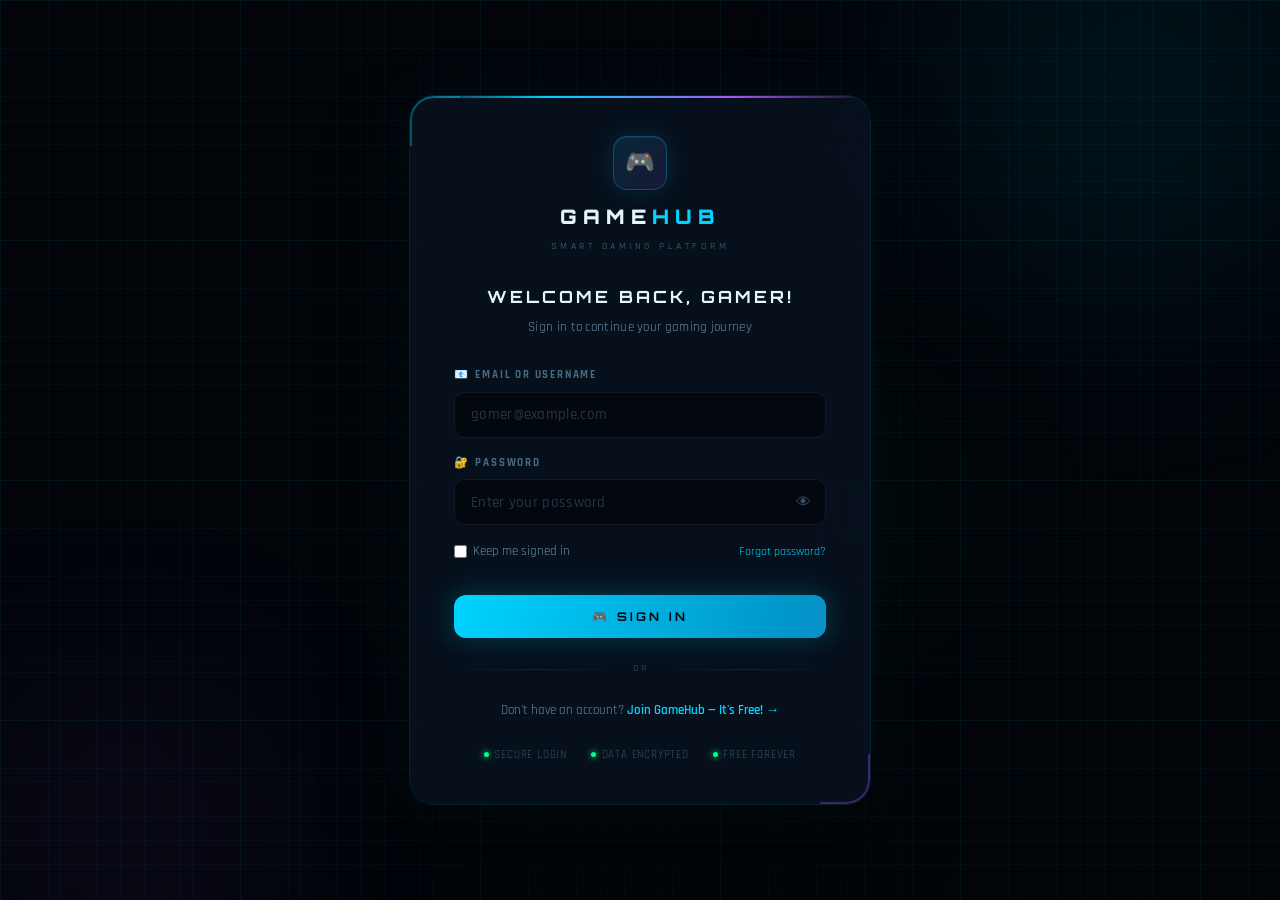
<file: login.html>
<!DOCTYPE html>
<html lang="en">
<head>
  <meta charset="UTF-8">
  <meta name="viewport" content="width=device-width, initial-scale=1.0">
  <title>GameHub — Sign In</title>
  <link rel="stylesheet" href="css/style.css">
  <link rel="stylesheet" href="css/auth.css">
  <link rel="stylesheet" href="css/responsive.css">
</head>
<body>

<!-- Animated Background — identical to register.html -->
<div class="bg-scene">
  <div class="bg-grid"></div>
  <div class="orb orb-a"></div>
  <div class="orb orb-b"></div>
  <div class="orb orb-c"></div>
</div>

<div class="auth-wrapper auth-wrapper--narrow">
  <div class="auth-card">
    <div class="card-top-bar"></div>
    <div class="corner-tl"></div>
    <div class="corner-br"></div>

    <!-- Logo — identical markup to register.html -->
    <div class="logo-area">
      <div class="logo-badge">🎮</div>
      <a href="index.html" class="logo-text">GAME<em>HUB</em></a>
      <span class="logo-sub">Smart Gaming Platform</span>
    </div>

    <div class="page-heading">WELCOME BACK, GAMER!</div>
    <div class="page-desc">Sign in to continue your gaming journey</div>

    <!-- Message boxes — same as register.html -->
    <div id="auth-error"   class="msg-box msg-err"></div>
    <div id="auth-success" class="msg-box msg-ok"></div>

    <!-- Login / Email field -->
    <div class="field">
      <div class="flabel"><span>📧</span> Email or Username</div>
      <div class="finput-wrap">
        <input
          class="finput"
          type="text"
          id="login"
          placeholder="gamer@example.com"
          autocomplete="username"
        >
      </div>
    </div>

    <!-- Password field -->
    <div class="field">
      <div class="flabel"><span>🔐</span> Password</div>
      <div class="finput-wrap">
        <input
          class="finput finput--pwd"
          type="password"
          id="password"
          placeholder="Enter your password"
          autocomplete="current-password"
        >
        <button class="eye-toggle" type="button" onclick="togglePwd('password', this)">👁</button>
      </div>
    </div>

    <!-- Remember / Forgot row -->
    <div class="row-between" style="margin-bottom:1.4rem">
      <label class="remember-lbl">
        <input type="checkbox" id="remember"> Keep me signed in
      </label>
      <a href="#" class="forgot-link">Forgot password?</a>
    </div>

    <!-- CTA Button -->
    <button class="cta-btn" id="login-btn" onclick="handleLogin()">
      <span id="btn-text">🎮 SIGN IN</span>
      <span id="btn-loader" style="display:none">⏳ SIGNING IN...</span>
    </button>

    <div class="div-line"><span>OR</span></div>

    <div class="auth-footer">
      Don't have an account? <a href="register.html">Join GameHub — It's Free! →</a>
    </div>

    <!-- Secure badges — login-specific trust row -->
    <div class="secure-row">
      <div class="secure-badge"><div class="secure-dot"></div> Secure Login</div>
      <div class="secure-badge"><div class="secure-dot"></div> Data Encrypted</div>
      <div class="secure-badge"><div class="secure-dot"></div> Free Forever</div>
    </div>

  </div><!-- /auth-card -->
</div><!-- /auth-wrapper -->

<script>
  /* ── Redirect if already logged in ─────────────────── */
  (async () => {
    try {
      const r = await fetch('php/session_check.php');
      const d = await r.json();
      if (d.logged_in) {
        window.location.href = d.role === 'admin'
          ? 'admin/admin_dashboard.php'
          : 'dashboard.html';
      }
    } catch {}
  })();

  /* ── Toggle password visibility ─────────────────────── */
  function togglePwd(id, btn) {
    const inp = document.getElementById(id);
    inp.type  = inp.type === 'password' ? 'text' : 'password';
    btn.textContent = inp.type === 'password' ? '👁' : '🙈';
  }

  /* ── Show error / success messages ──────────────────── */
  function showErr(msg) {
    const el = document.getElementById('auth-error');
    el.textContent = '⚠ ' + msg;
    el.classList.add('visible');
    document.getElementById('auth-success').classList.remove('visible');
  }

  function showOk(msg) {
    const el = document.getElementById('auth-success');
    el.textContent = '✓ ' + msg;
    el.classList.add('visible');
    document.getElementById('auth-error').classList.remove('visible');
  }

  /* ── Loading state ───────────────────────────────────── */
  function setLoad(on) {
    document.getElementById('btn-text').style.display   = on ? 'none'   : 'inline';
    document.getElementById('btn-loader').style.display = on ? 'inline' : 'none';
    document.getElementById('login-btn').disabled       = on;
  }

  /* ── Main login handler ──────────────────────────────── */
  async function handleLogin() {
    document.getElementById('auth-error').classList.remove('visible');
    document.getElementById('auth-success').classList.remove('visible');

    const login    = document.getElementById('login').value.trim();
    const password = document.getElementById('password').value;

    if (!login || !password) {
      showErr('Please enter your email/username and password.');
      return;
    }

    setLoad(true);

    try {
      const res  = await fetch('php/login.php', {
        method:  'POST',
        headers: { 'Content-Type': 'application/json' },
        body:    JSON.stringify({ login, password })
      });
      const data = await res.json();

      if (data.success) {
        showOk(data.message || 'Login successful! Redirecting...');
        setTimeout(() => {
          window.location.href = (data.user && data.user.role === 'admin')
            ? 'admin/admin_dashboard.php'
            : (data.redirect || 'dashboard.html');
        }, 1000);
      } else {
        showErr(data.message || 'Invalid credentials. Please try again.');
        setLoad(false);
      }
    } catch {
      showErr('Server unreachable. Please ensure XAMPP is running.');
      setLoad(false);
    }
  }

  /* ── Enter key submits ───────────────────────────────── */
  document.addEventListener('keydown', e => {
    if (e.key === 'Enter') handleLogin();
  });
</script>
</body>
</html>
</file>
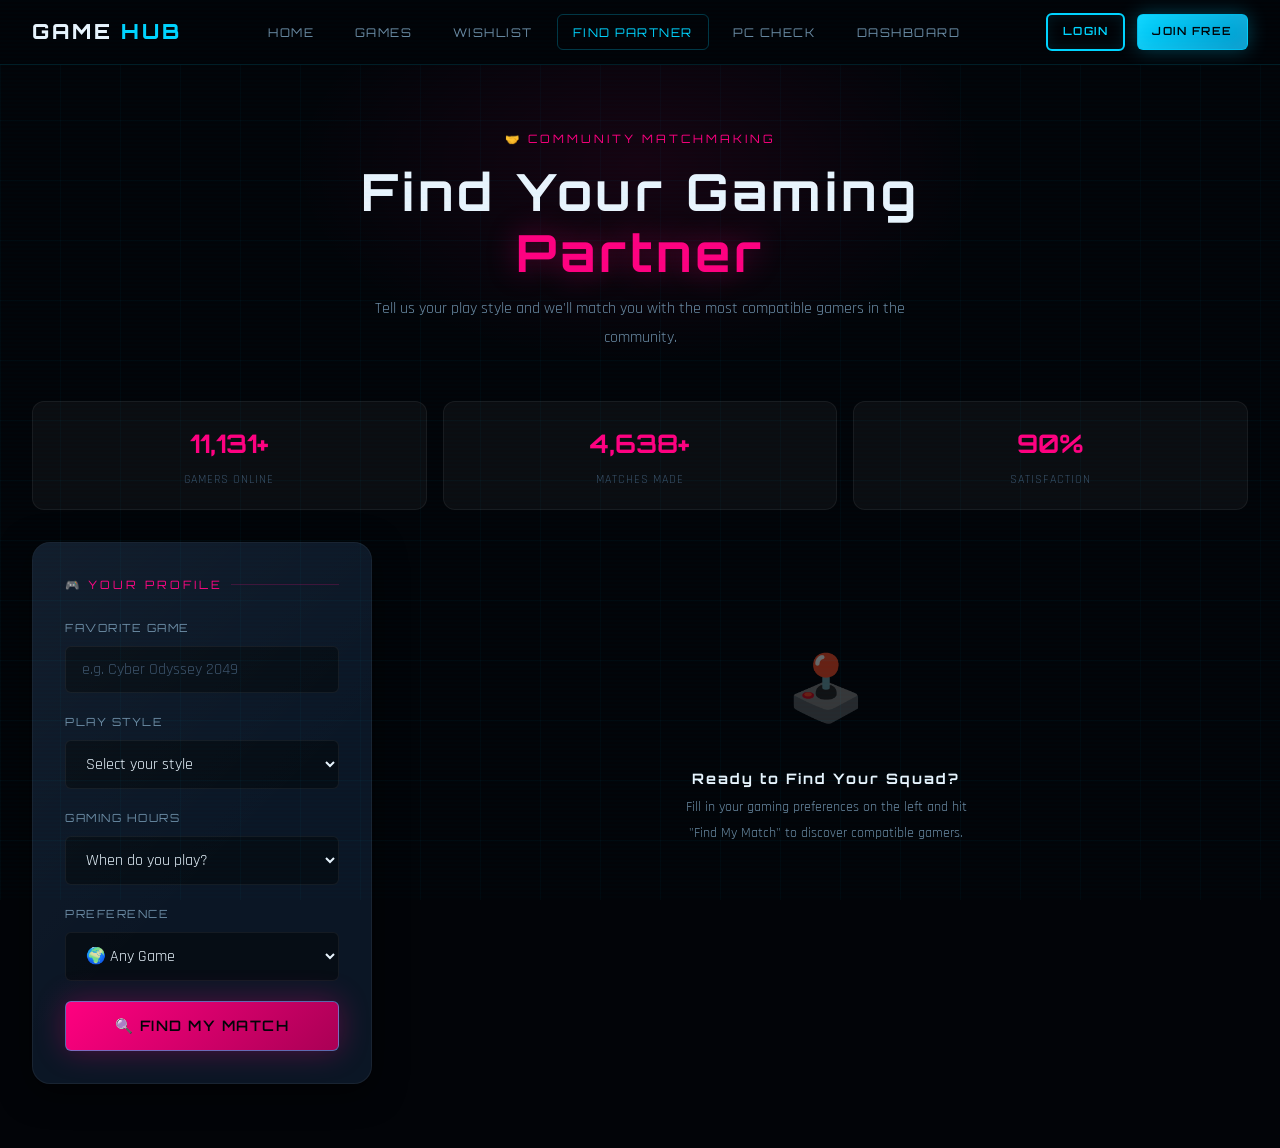
<file: partner_finder.html>
<!DOCTYPE html>
<html lang="en">
<head>
  <meta charset="UTF-8">
  <meta name="viewport" content="width=device-width, initial-scale=1.0">
  <title>GameHub — Gamer Partner Finder</title>
  <link rel="stylesheet" href="css/style.css">
  <style>
    .pf-page { padding-top: 65px; }
    .pf-header {
      padding: 4rem 0 3rem;
      position: relative;
      overflow: hidden;
      text-align: center;
    }
    .pf-header::before {
      content: '';
      position: absolute;
      top: -100px; left: 50%; transform: translateX(-50%);
      width: 700px; height: 400px;
      background: radial-gradient(ellipse, rgba(255,0,128,0.08) 0%, transparent 70%);
      pointer-events: none;
    }
    .pf-header h1 { font-size: clamp(2rem, 5vw, 3.2rem); letter-spacing: 4px; margin-bottom: 0.75rem; position: relative; z-index: 1; }
    .pf-header p { position: relative; z-index: 1; max-width: 540px; margin: 0 auto; }

    .pf-layout {
      display: grid;
      grid-template-columns: 340px 1fr;
      gap: 2rem;
      padding-bottom: 4rem;
      align-items: start;
    }

    /* Search Panel */
    .pf-form-panel { position: sticky; top: 85px; }
    .pf-form-panel .glass-card { padding: 2rem; }
    .pf-panel-title {
      font-family: var(--font-display);
      font-size: 0.72rem;
      letter-spacing: 3px;
      text-transform: uppercase;
      color: var(--neon-pink);
      margin-bottom: 1.5rem;
      display: flex;
      align-items: center;
      gap: 0.5rem;
    }
    .pf-panel-title::after {
      content: '';
      flex: 1;
      height: 1px;
      background: rgba(255,0,128,0.2);
    }

    /* Results */
    .pf-results-header {
      display: flex;
      justify-content: space-between;
      align-items: center;
      margin-bottom: 1.5rem;
    }
    .pf-results-count {
      font-family: var(--font-mono);
      font-size: 0.82rem;
      color: var(--text-dim);
    }
    .pf-results-count strong { color: var(--neon-pink); }
    .partners-grid {
      display: grid;
      grid-template-columns: repeat(auto-fill, minmax(220px, 1fr));
      gap: 1.25rem;
    }

    /* Partner Card */
    .partner-card { padding: 1.5rem; text-align: center; }
    .partner-match-score {
      font-family: var(--font-display);
      font-size: 2rem;
      font-weight: 900;
      line-height: 1;
      margin-bottom: 0.25rem;
    }
    .partner-score-label {
      font-size: 0.62rem;
      letter-spacing: 2px;
      text-transform: uppercase;
      color: var(--text-dim);
      margin-bottom: 0.75rem;
    }
    .partner-avatar { font-size: 2.5rem; margin-bottom: 0.5rem; line-height: 1; }
    .partner-name {
      font-family: var(--font-display);
      font-size: 0.88rem;
      letter-spacing: 1px;
      color: var(--text-prime);
      margin-bottom: 0.2rem;
    }
    .partner-online { font-size: 0.75rem; color: var(--text-muted); margin-bottom: 1rem; }
    .partner-info {
      font-size: 0.78rem;
      color: var(--text-muted);
      line-height: 2;
      text-align: left;
    }
    .partner-actions { display: flex; gap: 0.5rem; margin-top: 1rem; }

    /* Intro State */
    .pf-intro {
      display: flex;
      flex-direction: column;
      align-items: center;
      justify-content: center;
      min-height: 400px;
      text-align: center;
      color: var(--text-muted);
    }
    .pf-intro .icon { font-size: 4rem; margin-bottom: 1.5rem; opacity: 0.4; }
    .pf-intro h3 {
      font-family: var(--font-display);
      font-size: 0.9rem;
      letter-spacing: 2px;
      color: var(--text-prime);
      margin-bottom: 0.5rem;
    }
    .pf-intro p { font-size: 0.9rem; max-width: 300px; margin: 0 auto; }

    /* Stats bar */
    .pf-stats {
      display: grid;
      grid-template-columns: repeat(3, 1fr);
      gap: 1rem;
      margin-bottom: 2rem;
    }
    .pf-stat {
      background: var(--bg-glass);
      border: 1px solid var(--border-subtle);
      border-radius: var(--radius-md);
      padding: 1.25rem;
      text-align: center;
    }
    .pf-stat-val {
      font-family: var(--font-display);
      font-size: 1.6rem;
      font-weight: 700;
      color: var(--neon-pink);
    }
    .pf-stat-label { font-size: 0.72rem; color: var(--text-dim); letter-spacing: 1px; text-transform: uppercase; margin-top: 0.25rem; }

    @media (max-width: 900px) {
      .pf-layout { grid-template-columns: 1fr; }
      .pf-form-panel { position: static; }
    }
    @media (max-width: 600px) {
      .pf-stats { grid-template-columns: 1fr 1fr; }
      .partners-grid { grid-template-columns: 1fr 1fr; }
    }
    @media (max-width: 400px) {
      .partners-grid { grid-template-columns: 1fr; }
    }
  </style>
  <link rel="stylesheet" href="css/responsive.css">
</head>
<body>

<nav class="navbar">
  <a href="index.html" class="nav-brand">GAME<span>HUB</span></a>
  <ul class="nav-links" id="nav-links">
    <li><a href="index.html">Home</a></li>
    <li><a href="games.html">Games</a></li>
    <li><a href="wishlist.html">Wishlist</a></li>
    <li><a href="partner_finder.html" class="active">Find Partner</a></li>
    <li><a href="compatibility_checker.html">PC Check</a></li>
    <li><a href="dashboard.html">Dashboard</a></li>
  </ul>
  <div class="nav-actions" id="nav-actions">
    <a href="login.html" class="btn btn-outline btn-sm">Login</a>
    <a href="register.html" class="btn btn-primary btn-sm">Join Free</a>
  </div>
  <div class="hamburger" id="hamburger"><span></span><span></span><span></span></div>
</nav>

<div class="pf-page">
  <div class="pf-header">
    <div class="container">
      <div class="section-title" style="color:var(--neon-pink)">🤝 Community Matchmaking</div>
      <h1>Find Your Gaming<br><span style="color:var(--neon-pink);text-shadow:0 0 30px rgba(255,0,128,0.4)">Partner</span></h1>
      <p>Tell us your play style and we'll match you with the most compatible gamers in the community.</p>
    </div>
  </div>

  <div class="container">
    <div class="pf-stats">
      <div class="pf-stat">
        <div class="pf-stat-val" data-count="12000" data-suffix="+">0+</div>
        <div class="pf-stat-label">Gamers Online</div>
      </div>
      <div class="pf-stat">
        <div class="pf-stat-val" data-count="5000" data-suffix="+">0+</div>
        <div class="pf-stat-label">Matches Made</div>
      </div>
      <div class="pf-stat">
        <div class="pf-stat-val" data-count="98" data-suffix="%">0%</div>
        <div class="pf-stat-label">Satisfaction</div>
      </div>
    </div>

    <div class="pf-layout">
      <!-- Form Panel -->
      <div class="pf-form-panel">
        <div class="glass-card">
          <div class="pf-panel-title">🎮 Your Profile</div>
          <form id="partner-form">
            <div class="form-group">
              <label class="form-label">Favorite Game</label>
              <input class="form-input" id="pf-game" type="text" placeholder="e.g. Cyber Odyssey 2049" autocomplete="off">
            </div>
            <div class="form-group">
              <label class="form-label">Play Style</label>
              <select class="form-select" id="pf-style">
                <option value="">Select your style</option>
                <option value="casual">🎯 Casual — Just for fun</option>
                <option value="competitive">🏆 Competitive — Ranked grinder</option>
                <option value="cooperative">🤝 Co-op — Team player</option>
                <option value="speedrun">⚡ Speedrun — Time optimizer</option>
                <option value="roleplay">🎭 Roleplay — Story driven</option>
              </select>
            </div>
            <div class="form-group">
              <label class="form-label">Gaming Hours</label>
              <select class="form-select" id="pf-time">
                <option value="">When do you play?</option>
                <option value="mornings">☀️ Mornings</option>
                <option value="afternoons">🌤️ Afternoons</option>
                <option value="evenings">🌆 Evenings</option>
                <option value="late night">🌙 Late Night</option>
                <option value="weekends">📅 Weekends</option>
                <option value="flexible">⏰ Flexible</option>
              </select>
            </div>
            <div class="form-group">
              <label class="form-label">Preference</label>
              <select class="form-select" id="pf-pref">
                <option value="any">🌍 Any Game</option>
                <option value="same-game">🎮 Same Game Only</option>
                <option value="same-genre">🕹️ Same Genre</option>
              </select>
            </div>
            <button type="submit" class="btn btn-primary w-full btn-lg" style="background:linear-gradient(135deg,var(--neon-pink),#aa0055);box-shadow:0 0 30px rgba(255,0,128,0.3)">
              🔍 Find My Match
            </button>
          </form>

          <!-- Save Profile (for logged-in users) -->
          <div id="save-profile-section" class="hidden" style="margin-top:1.25rem;padding-top:1.25rem;border-top:1px solid var(--border-subtle)">
            <button class="btn btn-outline w-full" id="save-profile-btn" onclick="saveGamerProfile()">💾 Save Profile</button>
          </div>
        </div>
      </div>

      <!-- Results -->
      <div>
        <div id="partner-results">
          <div class="pf-intro">
            <div class="icon">🕹️</div>
            <h3>Ready to Find Your Squad?</h3>
            <p>Fill in your gaming preferences on the left and hit "Find My Match" to discover compatible gamers.</p>
          </div>
        </div>
      </div>
    </div>
  </div>
</div>

<script src="js/main.js"></script>
<script src="js/partnerFinder.js"></script>
<script>
  async function initPage() {
    try {
      const s = await apiGet('php/session_check.php');
      const actions = document.getElementById('nav-actions');
      if (s.logged_in) {
        actions.innerHTML = `<a href="dashboard.html" class="btn btn-outline btn-sm">👤 ${s.username}</a>
          <a href="php/logout.php?redirect=1" class="btn btn-primary btn-sm">Logout</a>`;
        document.getElementById('save-profile-section')?.classList.remove('hidden');

        // Load saved profile
        const p = await apiGet('php/partner_match.php?action=get_profile');
        if (p.success && p.profile) {
          const prof = p.profile;
          if (prof.favorite_game) document.getElementById('pf-game').value = prof.favorite_game;
          if (prof.play_style)   document.getElementById('pf-style').value = prof.play_style;
          if (prof.playing_time) document.getElementById('pf-time').value  = prof.playing_time;
        }
      }
    } catch {}
  }

  async function saveGamerProfile() {
    const btn = document.getElementById('save-profile-btn');
    btn.disabled = true;
    btn.textContent = 'Saving...';
    try {
      const data = await apiPost('php/partner_match.php', {
        action: 'save_profile',
        favorite_game: document.getElementById('pf-game').value,
        play_style: document.getElementById('pf-style').value,
        playing_time: document.getElementById('pf-time').value,
      });
      showToast(data.message || 'Profile saved!', data.success ? 'success' : 'error');
    } catch {
      showToast('Failed to save profile', 'error');
    }
    btn.disabled = false;
    btn.textContent = '💾 Save Profile';
  }

  initPage();
</script>
</body>
</html>
</file>
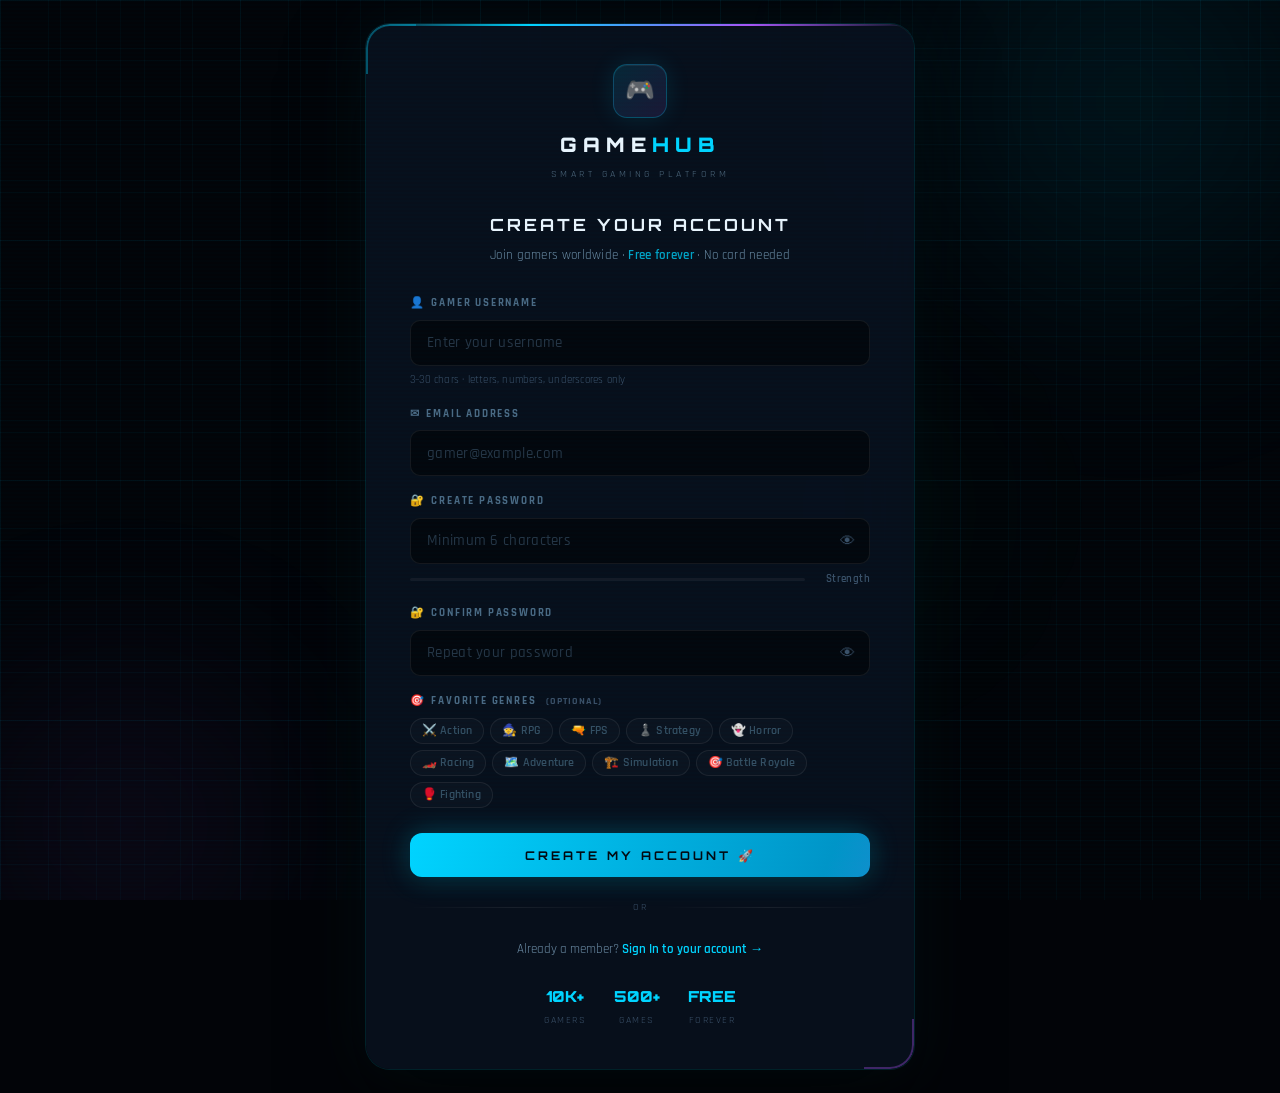
<file: register.html>
<!DOCTYPE html>
<html lang="en">
<head>
  <meta charset="UTF-8">
  <meta name="viewport" content="width=device-width, initial-scale=1.0">
  <title>Join GameHub — Create Account</title>
  <link rel="stylesheet" href="css/style.css">
  <link rel="stylesheet" href="css/auth.css">
  <link rel="stylesheet" href="css/responsive.css">
</head>
<body>

<!-- Animated Background -->
<div class="bg-scene">
  <div class="bg-grid"></div>
  <div class="orb orb-a"></div>
  <div class="orb orb-b"></div>
  <div class="orb orb-c"></div>
</div>

<div class="auth-wrapper">
  <div class="auth-card">
    <div class="card-top-bar"></div>
    <div class="corner-tl"></div>
    <div class="corner-br"></div>

    <!-- Logo -->
    <div class="logo-area">
      <div class="logo-badge">🎮</div>
      <a href="index.html" class="logo-text">GAME<em>HUB</em></a>
      <span class="logo-sub">Smart Gaming Platform</span>
    </div>

    <div class="page-heading">CREATE YOUR ACCOUNT</div>
    <div class="page-desc">Join gamers worldwide · <b>Free forever</b> · No card needed</div>

    <div id="auth-error" class="msg-box msg-err"></div>
    <div id="auth-success" class="msg-box msg-ok"></div>

    <!-- Username -->
    <div class="field">
      <div class="flabel"><span>👤</span> Gamer Username</div>
      <div class="finput-wrap">
        <input class="finput" type="text" id="username" placeholder="Enter your username" maxlength="30" autocomplete="username">
      </div>
      <div class="fhint">3–30 chars · letters, numbers, underscores only</div>
    </div>

    <!-- Email -->
    <div class="field">
      <div class="flabel"><span>✉</span> Email Address</div>
      <div class="finput-wrap">
        <input class="finput" type="email" id="email" placeholder="gamer@example.com" autocomplete="email">
      </div>
    </div>

    <!-- Password -->
    <div class="field">
      <div class="flabel"><span>🔐</span> Create Password</div>
      <div class="finput-wrap">
        <input class="finput finput--pwd" type="password" id="password" placeholder="Minimum 6 characters" autocomplete="new-password">
        <button class="eye-toggle" type="button" onclick="togglePwd('password',this)">👁</button>
      </div>
      <div class="str-row">
        <div class="str-track"><div class="str-fill" id="strength-fill"></div></div>
        <span class="str-lbl" id="strength-label">Strength</span>
      </div>
    </div>

    <!-- Confirm Password -->
    <div class="field">
      <div class="flabel"><span>🔐</span> Confirm Password</div>
      <div class="finput-wrap">
        <input class="finput finput--pwd" type="password" id="confirm_password" placeholder="Repeat your password" autocomplete="new-password">
        <button class="eye-toggle" type="button" onclick="togglePwd('confirm_password',this)">👁</button>
      </div>
    </div>

    <!-- Genres -->
    <div class="field">
      <div class="flabel">
        <span>🎯</span> Favorite Genres
        <span class="label-opt">(OPTIONAL)</span>
      </div>
      <div class="genre-row" id="genre-chips">
        <button type="button" class="g-chip" data-genre="Action">⚔️ Action</button>
        <button type="button" class="g-chip" data-genre="RPG">🧙 RPG</button>
        <button type="button" class="g-chip" data-genre="FPS">🔫 FPS</button>
        <button type="button" class="g-chip" data-genre="Strategy">♟️ Strategy</button>
        <button type="button" class="g-chip" data-genre="Horror">👻 Horror</button>
        <button type="button" class="g-chip" data-genre="Racing">🏎️ Racing</button>
        <button type="button" class="g-chip" data-genre="Adventure">🗺️ Adventure</button>
        <button type="button" class="g-chip" data-genre="Simulation">🏗️ Simulation</button>
        <button type="button" class="g-chip" data-genre="Battle Royale">🎯 Battle Royale</button>
        <button type="button" class="g-chip" data-genre="Fighting">🥊 Fighting</button>
      </div>
      <input type="hidden" id="favorite_genres">
    </div>

    <!-- CTA -->
    <button class="cta-btn" id="register-btn" onclick="handleRegister()">
      <span id="btn-text">CREATE MY ACCOUNT 🚀</span>
      <span id="btn-loader" style="display:none">⏳ CREATING...</span>
    </button>

    <div class="div-line"><span>OR</span></div>

    <div class="auth-footer">
      Already a member? <a href="login.html">Sign In to your account →</a>
    </div>

    <!-- Trust stats -->
    <div class="trust-row">
      <div class="trust-item">
        <div class="trust-num">10K+</div>
        <div class="trust-lbl">Gamers</div>
      </div>
      <div class="trust-item">
        <div class="trust-num">500+</div>
        <div class="trust-lbl">Games</div>
      </div>
      <div class="trust-item">
        <div class="trust-num">FREE</div>
        <div class="trust-lbl">Forever</div>
      </div>
    </div>
  </div>
</div>

<script>
  const selectedGenres = new Set();
  document.querySelectorAll('.g-chip').forEach(btn => {
    btn.addEventListener('click', () => {
      const g = btn.dataset.genre;
      if (selectedGenres.has(g)) { selectedGenres.delete(g); btn.classList.remove('on'); }
      else { selectedGenres.add(g); btn.classList.add('on'); }
      document.getElementById('favorite_genres').value = [...selectedGenres].join(',');
    });
  });

  function togglePwd(id, btn) {
    const inp = document.getElementById(id);
    inp.type = inp.type === 'password' ? 'text' : 'password';
    btn.textContent = inp.type === 'password' ? '👁' : '🙈';
  }

  document.getElementById('password').addEventListener('input', function() {
    const v = this.value;
    const fill = document.getElementById('strength-fill');
    const lbl  = document.getElementById('strength-label');
    let s = 0;
    if (v.length >= 6)  s++;
    if (v.length >= 10) s++;
    if (/[A-Z]/.test(v)) s++;
    if (/[0-9]/.test(v)) s++;
    if (/[^a-zA-Z0-9]/.test(v)) s++;
    const lvls = ['','Weak','Fair','Good','Strong','Excellent'];
    const clrs = ['','#ff006a','#ffd700','#00f5ff','#00ff88','#b400ff'];
    fill.style.width = (s * 20) + '%';
    fill.style.background = clrs[s] || '#333';
    lbl.textContent = lvls[s] || '';
    lbl.style.color = clrs[s] || '#2d4255';
  });

  async function handleRegister() {
    const errEl = document.getElementById('auth-error');
    const okEl  = document.getElementById('auth-success');
    errEl.classList.remove('visible'); okEl.classList.remove('visible');

    const username = document.getElementById('username').value.trim();
    const email    = document.getElementById('email').value.trim();
    const password = document.getElementById('password').value;
    const confirm  = document.getElementById('confirm_password').value;
    const genres   = document.getElementById('favorite_genres').value;

    if (!username || !email || !password || !confirm) { showErr('Please fill in all required fields.'); return; }
    if (password !== confirm) { showErr('Passwords do not match.'); return; }
    if (password.length < 6)  { showErr('Password must be at least 6 characters.'); return; }

    setLoad(true);
    try {
      const res  = await fetch('php/register.php', {
        method: 'POST',
        headers: { 'Content-Type': 'application/json' },
        body: JSON.stringify({ username, email, password, confirm_password: confirm, favorite_genres: genres })
      });
      const data = await res.json();
      if (data.success) {
        okEl.textContent = '✓ ' + (data.message || 'Account created! Redirecting to login...');
        okEl.classList.add('visible');
        setTimeout(() => window.location.href = data.redirect || 'login.html', 1200);
      } else {
        showErr(data.message || 'Registration failed.');
      }
    } catch { showErr('Server unreachable. Ensure XAMPP is running.'); }
    setLoad(false);
  }

  function showErr(msg) {
    const el = document.getElementById('auth-error');
    el.textContent = '⚠ ' + msg;
    el.classList.add('visible');
  }

  function setLoad(on) {
    document.getElementById('btn-text').style.display   = on ? 'none'   : 'inline';
    document.getElementById('btn-loader').style.display = on ? 'inline' : 'none';
    document.getElementById('register-btn').disabled    = on;
  }

  document.addEventListener('keydown', e => { if (e.key === 'Enter') handleRegister(); });
</script>
</body>
</html>
</file>
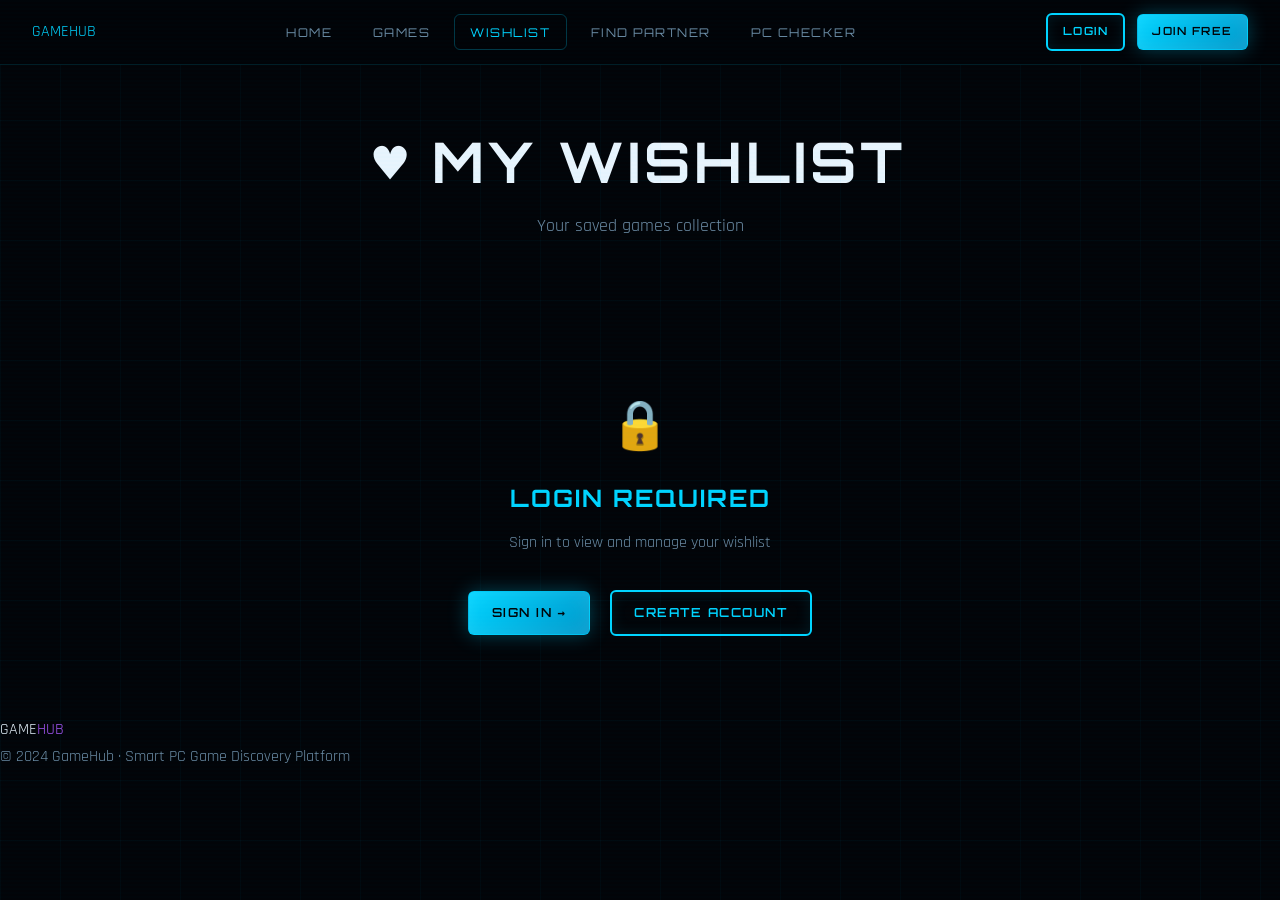
<file: wishlist.html>
<!DOCTYPE html>
<html lang="en">
<head>
  <meta charset="UTF-8">
  <meta name="viewport" content="width=device-width, initial-scale=1.0">
  <title>GameHub — My Wishlist</title>
  <link rel="stylesheet" href="css/style.css">
  <link rel="stylesheet" href="css/games.css">
  <link rel="stylesheet" href="css/responsive.css">
</head>
<body>

<nav class="navbar">
  <a href="index.html" class="nav-logo">GAME<span>HUB</span></a>
  <button class="hamburger" onclick="this.classList.toggle('open');document.querySelector('.nav-links').classList.toggle('open')">☰</button>
  <ul class="nav-links">
    <li><a href="index.html">Home</a></li>
    <li><a href="games.html">Games</a></li>
    <li><a href="wishlist.html" class="active">Wishlist</a></li>
    <li><a href="partner_finder.html">Find Partner</a></li>
    <li><a href="compatibility_checker.html">PC Checker</a></li>
  </ul>
  <div class="nav-actions" id="nav-actions">
    <a href="login.html" class="btn btn-outline btn-sm">Login</a>
    <a href="register.html" class="btn btn-primary btn-sm">Join Free</a>
  </div>
</nav>

<div class="page-header">
  <div class="container">
    <h1 class="page-title">♥ MY WISHLIST</h1>
    <p class="page-sub">Your saved games collection</p>
  </div>
</div>

<!-- Auth gate -->
<div id="auth-gate" style="display:none;text-align:center;padding:5rem 1rem">
  <div style="font-size:3rem;margin-bottom:1rem">🔒</div>
  <h2 style="font-family:var(--font-display);color:var(--neon-cyan);letter-spacing:2px;margin-bottom:1rem">LOGIN REQUIRED</h2>
  <p style="color:var(--text-muted);margin-bottom:2rem">Sign in to view and manage your wishlist</p>
  <a href="login.html" class="btn btn-primary">Sign In →</a>
  <a href="register.html" class="btn btn-outline" style="margin-left:1rem">Create Account</a>
</div>

<main class="container" id="main-content" style="padding-top:1.5rem;padding-bottom:3rem;display:none">

  <!-- Stats -->
  <div class="wishlist-stats" style="display:grid;grid-template-columns:repeat(auto-fit,minmax(160px,1fr));gap:1rem;margin-bottom:2rem">
    <div class="glass-card" style="padding:1.25rem;text-align:center">
      <div style="font-size:2rem;font-weight:700;color:var(--neon-cyan);font-family:var(--font-display)" id="stat-total">0</div>
      <div style="font-size:.75rem;color:var(--text-muted);text-transform:uppercase;letter-spacing:1px">Saved Games</div>
    </div>
    <div class="glass-card" style="padding:1.25rem;text-align:center">
      <div style="font-size:2rem;font-weight:700;color:var(--neon-purple);font-family:var(--font-display)" id="stat-avg">—</div>
      <div style="font-size:.75rem;color:var(--text-muted);text-transform:uppercase;letter-spacing:1px">Avg Rating</div>
    </div>
    <div class="glass-card" style="padding:1.25rem;text-align:center">
      <div style="font-size:2rem;font-weight:700;color:var(--neon-pink);font-family:var(--font-display)" id="stat-genre">—</div>
      <div style="font-size:.75rem;color:var(--text-muted);text-transform:uppercase;letter-spacing:1px">Top Genre</div>
    </div>
    <div class="glass-card" style="padding:1.25rem;text-align:center">
      <div style="font-size:2rem;font-weight:700;color:var(--neon-green);font-family:var(--font-display)" id="stat-trending">0</div>
      <div style="font-size:.75rem;color:var(--text-muted);text-transform:uppercase;letter-spacing:1px">Trending</div>
    </div>
  </div>

  <!-- Search/Sort -->
  <div style="display:flex;gap:1rem;flex-wrap:wrap;align-items:center;margin-bottom:1.5rem">
    <div class="search-box" style="flex:1;min-width:200px">
      <span class="search-icon">🔍</span>
      <input type="text" id="search-input" class="form-control" placeholder="Search wishlist..." oninput="filterWishlist()">
    </div>
    <select id="sort-select" class="form-control" style="min-width:150px" onchange="filterWishlist()">
      <option value="added">Recently Added</option>
      <option value="rating">Highest Rated</option>
      <option value="title">A–Z</option>
    </select>
    <button class="btn btn-outline btn-sm" onclick="clearWishlist()">🗑 Clear All</button>
  </div>

  <div id="wishlist-grid" class="games-grid"></div>
</main>

<footer>
  <div class="footer-logo">GAME<span style="color:var(--neon-purple)">HUB</span></div>
  <p>© 2024 GameHub · Smart PC Game Discovery Platform</p>
</footer>

<div id="toast-container"></div>
<script src="js/main.js"></script>
<script src="js/wishlist.js"></script>
<script>
  const GENRES = { Action:'⚔️', RPG:'🧙', FPS:'🔫', Strategy:'♟️', Racing:'🏎️', Horror:'👻',
    Adventure:'🗺️', Simulation:'🏗️', Fighting:'🥊', Puzzle:'🧩', 'Battle Royale':'🎯',
    MOBA:'🏆', Stealth:'🕵️', Survival:'🌲' };

  let wishlistData = [];

  async function init() {
    try {
      const res  = await fetch('php/session_check.php');
      const data = await res.json();
      if (!data.logged_in) {
        document.getElementById('auth-gate').style.display    = 'block';
        document.getElementById('main-content').style.display = 'none';
        return;
      }
      document.getElementById('nav-actions').innerHTML =
        `<span style="color:var(--text-muted);font-size:.82rem">👾 ${data.username}</span>
         <a href="dashboard.html" class="btn btn-outline btn-sm">Dashboard</a>
         <a href="php/logout.php?redirect=1" class="btn btn-primary btn-sm">Logout</a>`;
      document.getElementById('main-content').style.display = 'block';
      loadWishlist();
    } catch(e) {
      document.getElementById('auth-gate').style.display = 'block';
    }
  }

  async function loadWishlist() {
    try {
      const res  = await fetch('php/wishlist_process.php?action=get');
      const data = await res.json();
      wishlistData = data.wishlist || data.games || [];
      renderWishlist(wishlistData);
      updateStats(wishlistData);
    } catch(e) {
      wishlistData = [];
      renderWishlist([]);
    }
  }

  function renderWishlist(items) {
    const grid = document.getElementById('wishlist-grid');
    if (!items.length) {
      grid.innerHTML = `<div style="grid-column:1/-1;text-align:center;padding:4rem 1rem">
        <div style="font-size:3rem">♥</div>
        <p style="color:var(--text-muted);margin-top:1rem">Your wishlist is empty</p>
        <a href="games.html" class="btn btn-primary" style="margin-top:1.5rem;display:inline-block">Browse Games →</a>
      </div>`;
      return;
    }
    grid.innerHTML = items.map(g => {
      const icon  = GENRES[g.genre] || '🎮';
      const stars = '★'.repeat(Math.round(g.rating||0));
      return `<div class="game-card glass-card">
        <div class="game-card-img">${icon}</div>
        ${g.is_trending ? '<div class="game-badge-trending">🔥 HOT</div>' : ''}
        <div class="game-card-body">
          <h3 class="game-card-title">${g.title}</h3>
          <div class="game-card-genre">${g.genre}</div>
          <p class="game-card-desc">${(g.description||'').slice(0,80)}...</p>
          <div class="game-card-footer">
            <div class="rating-stars">${stars} <span>${g.rating||'—'}</span></div>
            <span style="font-size:.72rem;color:var(--text-dim)">${g.added_at ? new Date(g.added_at).toLocaleDateString() : ''}</span>
          </div>
          <button class="btn btn-outline btn-sm btn-block" style="margin-top:.75rem;border-color:var(--neon-pink);color:var(--neon-pink)" onclick="removeFromWishlist(${g.id||g.game_id},'${g.title}')">✕ Remove</button>
        </div>
      </div>`;
    }).join('');
  }

  function filterWishlist() {
    const q    = document.getElementById('search-input').value.toLowerCase();
    const sort = document.getElementById('sort-select').value;
    let items  = wishlistData.filter(g => !q || g.title.toLowerCase().includes(q));
    if (sort === 'rating') items.sort((a,b) => (b.rating||0)-(a.rating||0));
    else if (sort === 'title') items.sort((a,b) => a.title.localeCompare(b.title));
    renderWishlist(items);
  }

  function updateStats(items) {
    document.getElementById('stat-total').textContent = items.length;
    if (items.length) {
      const avg = (items.reduce((s,g)=>s+(g.rating||0),0)/items.length).toFixed(1);
      document.getElementById('stat-avg').textContent = '★'+avg;
      const genreCounts = {};
      items.forEach(g => genreCounts[g.genre] = (genreCounts[g.genre]||0)+1);
      const topGenre = Object.entries(genreCounts).sort((a,b)=>b[1]-a[1])[0];
      document.getElementById('stat-genre').textContent = topGenre ? topGenre[0].split(' ')[0] : '—';
    }
    document.getElementById('stat-trending').textContent = items.filter(g=>g.is_trending).length;
  }

  async function removeFromWishlist(gameId, title) {
    try {
      const res  = await fetch('php/wishlist_process.php', {
        method:'POST', headers:{'Content-Type':'application/json'},
        body: JSON.stringify({action:'remove', game_id: gameId})
      });
      const data = await res.json();
      if (data.success) {
        showToast('Removed "'+title+'" from wishlist', 'info');
        wishlistData = wishlistData.filter(g=>(g.id||g.game_id)!==gameId);
        renderWishlist(wishlistData); updateStats(wishlistData);
      } else { showToast(data.message||'Error removing game', 'error'); }
    } catch(e) { showToast('Server error', 'error'); }
  }

  async function clearWishlist() {
    if (!confirm('Clear your entire wishlist?')) return;
    try {
      const res = await fetch('php/wishlist_process.php', {
        method:'POST', headers:{'Content-Type':'application/json'},
        body: JSON.stringify({action:'clear'})
      });
      const data = await res.json();
      if (data.success) { wishlistData=[]; renderWishlist([]); updateStats([]); showToast('Wishlist cleared','info'); }
    } catch(e) { showToast('Server error','error'); }
  }

  init();
</script>

<style>
  .game-card { position:relative; transition:var(--transition); }
  .game-card:hover { transform:translateY(-4px); border-color:var(--neon-cyan); }
  .game-card-img { height:140px; display:flex; align-items:center; justify-content:center; font-size:3.5rem; background:var(--bg-glass); border-radius:10px 10px 0 0; position:relative; }
  .game-card-body { padding:1rem; }
  .game-card-title { font-family:var(--font-display); font-size:.82rem; color:var(--text-prime); letter-spacing:1px; margin-bottom:.3rem; }
  .game-card-genre { font-size:.72rem; color:var(--neon-cyan); text-transform:uppercase; letter-spacing:1px; margin-bottom:.4rem; }
  .game-card-desc { font-size:.78rem; color:var(--text-muted); line-height:1.5; }
  .game-card-footer { display:flex; justify-content:space-between; align-items:center; margin-top:.6rem; }
  .rating-stars { font-size:.8rem; color:var(--neon-gold); }
  .rating-stars span { color:var(--text-muted); margin-left:.25rem; }
  .game-badge-trending { position:absolute; top:.5rem; right:.5rem; z-index:2; background:rgba(255,0,106,.15); border:1px solid var(--neon-pink); color:var(--neon-pink); border-radius:12px; padding:.2rem .5rem; font-size:.7rem; font-weight:700; }
</style>
</body>
</html>
</file>
<file: css/style.css>
/* ============================================================
   GameHub — style.css  |  Global Styles & Design System
   Futuristic neon gaming theme with glassmorphism
   ============================================================ */

@import url('https://fonts.googleapis.com/css2?family=Rajdhani:wght@300;400;500;600;700&family=Orbitron:wght@400;500;600;700;800;900&family=Share+Tech+Mono&display=swap');

/* ── CSS Variables ─────────────────────────────────────────── */
:root {
  --bg-void:       #020408;
  --bg-deep:       #050c15;
  --bg-dark:       #08111e;
  --bg-mid:        #0d1a2b;
  --bg-card:       rgba(13, 26, 43, 0.85);
  --bg-glass:      rgba(255, 255, 255, 0.04);
  --bg-glass-h:    rgba(255, 255, 255, 0.08);

  --neon-cyan:     #00d4ff;
  --neon-pink:     #ff0080;
  --neon-green:    #00ff88;
  --neon-gold:     #ffd700;
  --neon-purple:   #a855f7;
  --neon-orange:   #ff6b00;

  --text-prime:    #e8f4fd;
  --text-muted:    #6b8ba4;
  --text-dim:      #3a5068;

  --border-glow:   rgba(0, 212, 255, 0.25);
  --border-subtle: rgba(255, 255, 255, 0.06);

  --font-display:  'Orbitron', monospace;
  --font-body:     'Rajdhani', sans-serif;
  --font-mono:     'Share Tech Mono', monospace;

  --radius-sm:     6px;
  --radius-md:     12px;
  --radius-lg:     18px;
  --radius-xl:     24px;

  --shadow-neon:   0 0 30px rgba(0, 212, 255, 0.15), 0 0 60px rgba(0, 212, 255, 0.05);
  --shadow-card:   0 8px 32px rgba(0, 0, 0, 0.6);
  --shadow-hover:  0 16px 48px rgba(0, 0, 0, 0.8), 0 0 40px rgba(0, 212, 255, 0.12);

  --transition:    all 0.3s cubic-bezier(0.4, 0, 0.2, 1);
}

/* ── Reset ──────────────────────────────────────────────────── */
*, *::before, *::after { box-sizing: border-box; margin: 0; padding: 0; }
html { scroll-behavior: smooth; font-size: 16px; }
body {
  font-family: var(--font-body);
  background: var(--bg-void);
  color: var(--text-prime);
  line-height: 1.7;
  min-height: 100vh;
  overflow-x: hidden;
  -webkit-font-smoothing: antialiased;
}

/* ── Scanline Overlay ───────────────────────────────────────── */
body::before {
  content: '';
  position: fixed;
  inset: 0;
  background: repeating-linear-gradient(
    0deg,
    transparent,
    transparent 2px,
    rgba(0, 212, 255, 0.012) 2px,
    rgba(0, 212, 255, 0.012) 4px
  );
  pointer-events: none;
  z-index: 9999;
}

/* ── Grid Background ────────────────────────────────────────── */
body::after {
  content: '';
  position: fixed;
  inset: 0;
  background:
    linear-gradient(rgba(0, 212, 255, 0.03) 1px, transparent 1px),
    linear-gradient(90deg, rgba(0, 212, 255, 0.03) 1px, transparent 1px);
  background-size: 60px 60px;
  pointer-events: none;
  z-index: 0;
}

/* ── Typography ─────────────────────────────────────────────── */
h1, h2, h3, h4, h5, h6 {
  font-family: var(--font-display);
  line-height: 1.2;
  letter-spacing: 0.5px;
}
a { color: var(--neon-cyan); text-decoration: none; transition: var(--transition); }
a:hover { color: var(--text-prime); }
p { color: var(--text-muted); line-height: 1.8; }
img { max-width: 100%; display: block; }

/* ── Utility ────────────────────────────────────────────────── */
.container { max-width: 1280px; margin: 0 auto; padding: 0 2rem; }
.text-center { text-align: center; }
.text-right  { text-align: right; }
.flex        { display: flex; }
.flex-center { display: flex; align-items: center; justify-content: center; }
.gap-1 { gap: 0.5rem; }
.gap-2 { gap: 1rem; }
.gap-3 { gap: 1.5rem; }
.mt-1 { margin-top: 0.5rem; }
.mt-2 { margin-top: 1rem; }
.mt-3 { margin-top: 1.5rem; }
.mb-1 { margin-bottom: 0.5rem; }
.mb-2 { margin-bottom: 1rem; }
.mb-3 { margin-bottom: 1.5rem; }
.w-full { width: 100%; }
.hidden { display: none !important; }
.relative { position: relative; }

/* ── Neon Glow Text ─────────────────────────────────────────── */
.neon-text {
  color: var(--neon-cyan);
  text-shadow: 0 0 10px var(--neon-cyan), 0 0 30px rgba(0,212,255,0.5);
}
.neon-pink  { color: var(--neon-pink);  text-shadow: 0 0 10px var(--neon-pink); }
.neon-green { color: var(--neon-green); text-shadow: 0 0 10px var(--neon-green); }
.neon-gold  { color: var(--neon-gold);  text-shadow: 0 0 10px var(--neon-gold); }

/* ── Glass Card ─────────────────────────────────────────────── */
.glass-card {
  background: var(--bg-card);
  backdrop-filter: blur(20px);
  -webkit-backdrop-filter: blur(20px);
  border: 1px solid var(--border-subtle);
  border-radius: var(--radius-lg);
  padding: 1.75rem;
  box-shadow: var(--shadow-card);
  transition: var(--transition);
  position: relative;
  overflow: hidden;
}
.glass-card::before {
  content: '';
  position: absolute;
  inset: 0;
  background: linear-gradient(135deg, rgba(255,255,255,0.03) 0%, transparent 60%);
  pointer-events: none;
}
.glass-card:hover {
  border-color: var(--border-glow);
  box-shadow: var(--shadow-hover);
  transform: translateY(-3px);
}

/* ── Buttons ────────────────────────────────────────────────── */
.btn {
  display: inline-flex;
  align-items: center;
  justify-content: center;
  gap: 0.5rem;
  padding: 0.65rem 1.4rem;
  border-radius: var(--radius-sm);
  font-family: var(--font-display);
  font-size: 0.78rem;
  font-weight: 600;
  letter-spacing: 1.5px;
  text-transform: uppercase;
  cursor: pointer;
  border: none;
  transition: var(--transition);
  white-space: nowrap;
  text-decoration: none;
  position: relative;
  overflow: hidden;
}
.btn::before {
  content: '';
  position: absolute;
  inset: 0;
  background: linear-gradient(90deg, transparent, rgba(255,255,255,0.3), transparent);
  transform: translateX(-100%);
  transition: transform 0.6s ease;
}
.btn:hover::before { transform: translateX(100%); }
.btn-primary {
  background: linear-gradient(135deg, var(--neon-cyan), #0099cc);
  color: #020408;
  box-shadow: 0 0 20px rgba(0, 212, 255, 0.3), inset 0 0 20px rgba(255,255,255,0.1);
  border: 1px solid rgba(0, 212, 255, 0.5);
}
.btn-primary:hover {
  box-shadow: 0 0 35px rgba(0, 212, 255, 0.6), 0 0 60px rgba(0, 212, 255, 0.4), inset 0 0 20px rgba(255,255,255,0.2);
  transform: translateY(-2px) scale(1.05);
  color: #020408;
  border-color: var(--neon-cyan);
}
.btn-outline {
  background: transparent;
  border: 2px solid var(--neon-cyan);
  color: var(--neon-cyan);
  box-shadow: inset 0 0 15px rgba(0, 212, 255, 0.1);
}
.btn-outline:hover {
  background: rgba(0, 212, 255, 0.15);
  border-color: var(--neon-cyan);
  color: var(--text-prime);
  box-shadow: 0 0 25px rgba(0, 212, 255, 0.4), inset 0 0 15px rgba(0, 212, 255, 0.2);
  transform: translateY(-2px);
}
.btn-danger {
  background: rgba(255, 0, 80, 0.15);
  border: 2px solid rgba(255, 0, 80, 0.4);
  color: var(--neon-pink);
}
.btn-danger:hover { 
  background: rgba(255, 0, 80, 0.25);
  border-color: var(--neon-pink);
  box-shadow: 0 0 20px rgba(255, 0, 80, 0.4);
  transform: translateY(-2px);
}
.btn-success {
  background: rgba(0, 255, 136, 0.15);
  border: 1px solid rgba(0, 255, 136, 0.3);
  color: var(--neon-green);
}
.btn-success:hover { background: rgba(0, 255, 136, 0.25); border-color: var(--neon-green); }
.btn-sm { padding: 0.45rem 0.9rem; font-size: 0.7rem; }
.btn-lg { padding: 0.9rem 2rem; font-size: 0.9rem; }
.btn:disabled { opacity: 0.4; cursor: not-allowed; transform: none !important; }

/* ── Form Elements ──────────────────────────────────────────── */
.form-group { margin-bottom: 1.25rem; }
.form-label {
  display: block;
  font-family: var(--font-display);
  font-size: 0.7rem;
  letter-spacing: 1.5px;
  text-transform: uppercase;
  color: var(--text-muted);
  margin-bottom: 0.5rem;
}
.form-input, .form-select, .form-textarea {
  width: 100%;
  background: rgba(0, 0, 0, 0.4);
  border: 1px solid var(--border-subtle);
  border-radius: var(--radius-sm);
  padding: 0.75rem 1rem;
  color: var(--text-prime);
  font-family: var(--font-body);
  font-size: 1rem;
  transition: var(--transition);
  outline: none;
}
.form-input:focus, .form-select:focus, .form-textarea:focus {
  border-color: var(--neon-cyan);
  box-shadow: 0 0 0 3px rgba(0, 212, 255, 0.1);
  background: rgba(0, 0, 0, 0.6);
}
.form-select { cursor: pointer; }
.form-textarea { resize: vertical; min-height: 120px; }
.form-input::placeholder, .form-textarea::placeholder { color: var(--text-dim); }

/* ── Navigation ─────────────────────────────────────────────── */
.navbar {
  position: fixed;
  top: 0;
  left: 0;
  right: 0;
  z-index: 1000;
  background: rgba(2, 4, 8, 0.92);
  backdrop-filter: blur(14px);
  -webkit-backdrop-filter: blur(14px);
  border-bottom: 1px solid rgba(0, 212, 255, 0.12);
  padding: 0 2rem;
  height: 65px;
  display: flex;
  align-items: center;
  justify-content: space-between;
  box-shadow: none;
}
.nav-brand {
  font-family: var(--font-display);
  font-size: 1.3rem;
  font-weight: 800;
  letter-spacing: 3px;
  color: var(--text-prime);
  text-decoration: none;
  display: flex;
  align-items: center;
  gap: 0.5rem;
  transition: all 0.3s ease;
}
.nav-brand:hover {
  transform: scale(1.03);
}
.nav-brand span {
  color: var(--neon-cyan);
}
.nav-links {
  display: flex;
  align-items: center;
  gap: 0.5rem;
  list-style: none;
}
.nav-links a {
  font-family: var(--font-display);
  font-size: 0.75rem;
  letter-spacing: 1.5px;
  text-transform: uppercase;
  color: var(--text-muted);
  padding: 0.6rem 0.95rem;
  border-radius: var(--radius-sm);
  transition: color 0.25s ease, border-color 0.25s ease;
  text-decoration: none;
  border: 1px solid transparent;
  background: transparent;
  box-shadow: none;
}
.nav-links a::before { display: none; }
.nav-links a:hover {
  color: var(--neon-cyan);
}
.nav-links a.active {
  color: var(--neon-cyan);
  border-color: rgba(0, 212, 255, 0.25);
}
.nav-actions {
  display: flex;
  align-items: center;
  gap: 0.75rem;
}
.hamburger {
  display: none;
  flex-direction: column;
  gap: 5px;
  cursor: pointer;
  padding: 4px;
}
.hamburger span {
  width: 22px;
  height: 2px;
  background: var(--text-muted);
  border-radius: 2px;
  transition: var(--transition);
}

/* ── Page Header ────────────────────────────────────────────── */
.page-header {
  padding: 8rem 0 4rem;
  text-align: center;
  position: relative;
}
.page-header h1 {
  font-size: clamp(2rem, 5vw, 3.5rem);
  letter-spacing: 4px;
  margin-bottom: 1rem;
}
.page-header p {
  font-size: 1.1rem;
  max-width: 600px;
  margin: 0 auto;
}

/* ── Section ────────────────────────────────────────────────── */
.section { padding: 5rem 0; position: relative; z-index: 1; }
.section-header { margin-bottom: 3rem; }
.section-title {
  font-family: var(--font-display);
  font-size: 0.72rem;
  letter-spacing: 3px;
  text-transform: uppercase;
  color: var(--neon-cyan);
  margin-bottom: 0.75rem;
}
.section-heading {
  font-size: clamp(1.6rem, 3vw, 2.4rem);
  color: var(--text-prime);
  letter-spacing: 1px;
}
.section-sub {
  color: var(--text-muted);
  font-size: 1rem;
  margin-top: 0.75rem;
  max-width: 500px;
}

/* ── Game Cards Grid ────────────────────────────────────────── */
.games-grid {
  display: grid;
  grid-template-columns: repeat(auto-fill, minmax(240px, 1fr));
  gap: 1.5rem;
}
.game-card {
  background: var(--bg-card);
  border: 1px solid var(--border-subtle);
  border-radius: var(--radius-md);
  overflow: hidden;
  transition: var(--transition);
  cursor: pointer;
}
.game-card:hover {
  border-color: rgba(0, 212, 255, 0.3);
  transform: translateY(-4px);
  box-shadow: 0 20px 50px rgba(0, 0, 0, 0.7), 0 0 30px rgba(0, 212, 255, 0.1);
}
.game-card-img {
  height: 140px;
  background: linear-gradient(135deg, var(--bg-mid), #0d0820);
  display: flex;
  align-items: center;
  justify-content: center;
  font-size: 3rem;
  border-bottom: 1px solid var(--border-subtle);
}
.game-card-body { padding: 1rem; }
.game-card-genre {
  font-family: var(--font-display);
  font-size: 0.62rem;
  letter-spacing: 2px;
  text-transform: uppercase;
  color: var(--neon-cyan);
  margin-bottom: 0.4rem;
}
.game-card-title {
  font-family: var(--font-display);
  font-size: 0.9rem;
  font-weight: 600;
  color: var(--text-prime);
  margin-bottom: 0.6rem;
  line-height: 1.3;
}
.game-card-meta {
  display: flex;
  justify-content: space-between;
  align-items: center;
  font-size: 0.78rem;
  color: var(--text-muted);
}
.game-card-rating { color: var(--neon-gold); }
.game-card-actions {
  padding: 0.75rem 1rem;
  border-top: 1px solid var(--border-subtle);
  display: flex;
  gap: 0.5rem;
}

/* ── Badge ──────────────────────────────────────────────────── */
.badge {
  display: inline-flex;
  align-items: center;
  padding: 0.2rem 0.6rem;
  border-radius: 100px;
  font-family: var(--font-display);
  font-size: 0.6rem;
  letter-spacing: 1px;
  text-transform: uppercase;
  font-weight: 600;
}
.badge-cyan   { background: rgba(0,212,255,0.15); color: var(--neon-cyan); border: 1px solid rgba(0,212,255,0.3); }
.badge-pink   { background: rgba(255,0,128,0.15); color: var(--neon-pink); border: 1px solid rgba(255,0,128,0.3); }
.badge-gold   { background: rgba(255,215,0,0.15); color: var(--neon-gold); border: 1px solid rgba(255,215,0,0.3); }
.badge-green  { background: rgba(0,255,136,0.15); color: var(--neon-green); border: 1px solid rgba(0,255,136,0.3); }
.badge-purple { background: rgba(168,85,247,0.15); color: var(--neon-purple); border: 1px solid rgba(168,85,247,0.3); }

/* ── Modal ──────────────────────────────────────────────────── */
.modal-overlay {
  position: fixed;
  inset: 0;
  background: rgba(2, 4, 8, 0.92);
  backdrop-filter: blur(8px);
  z-index: 9000;
  display: flex;
  align-items: center;
  justify-content: center;
  padding: 1rem;
  opacity: 0;
  pointer-events: none;
  transition: opacity 0.3s ease;
}
.modal-overlay.open { opacity: 1; pointer-events: all; }
.modal-box {
  background: var(--bg-mid);
  border: 1px solid var(--border-glow);
  border-radius: var(--radius-xl);
  width: 100%;
  max-width: 560px;
  max-height: 85vh;
  overflow-y: auto;
  padding: 2rem;
  box-shadow: 0 0 80px rgba(0, 212, 255, 0.1);
  transform: translateY(20px);
  transition: transform 0.3s ease;
  position: relative;
}
.modal-overlay.open .modal-box { transform: translateY(0); }
.modal-close {
  position: absolute;
  top: 1rem;
  right: 1rem;
  background: var(--bg-glass);
  border: 1px solid var(--border-subtle);
  color: var(--text-muted);
  width: 32px;
  height: 32px;
  border-radius: 50%;
  cursor: pointer;
  display: flex;
  align-items: center;
  justify-content: center;
  font-size: 1rem;
  transition: var(--transition);
}
.modal-close:hover { color: var(--neon-pink); border-color: var(--neon-pink); }

/* ── Filter Bar ─────────────────────────────────────────────── */
.filter-bar {
  display: flex;
  gap: 1rem;
  align-items: center;
  flex-wrap: wrap;
  padding: 1.25rem 1.5rem;
  background: var(--bg-card);
  border: 1px solid var(--border-subtle);
  border-radius: var(--radius-md);
  margin-bottom: 2rem;
}
.filter-bar input, .filter-bar select {
  flex: 1;
  min-width: 160px;
  background: rgba(0,0,0,0.4);
  border: 1px solid var(--border-subtle);
  border-radius: var(--radius-sm);
  padding: 0.6rem 1rem;
  color: var(--text-prime);
  font-family: var(--font-body);
  font-size: 0.9rem;
  outline: none;
  transition: var(--transition);
}
.filter-bar input:focus, .filter-bar select:focus {
  border-color: var(--neon-cyan);
  box-shadow: 0 0 0 3px rgba(0,212,255,0.1);
}

/* ── Toast ──────────────────────────────────────────────────── */
#toast-container {
  position: fixed;
  bottom: 2rem;
  right: 2rem;
  z-index: 99999;
  display: flex;
  flex-direction: column;
  gap: 0.75rem;
}
.toast {
  background: var(--bg-mid);
  border-radius: var(--radius-sm);
  padding: 0.85rem 1.25rem;
  font-family: var(--font-body);
  font-size: 0.9rem;
  color: var(--text-prime);
  box-shadow: var(--shadow-card);
  animation: toast-in 0.3s ease;
  display: flex;
  align-items: center;
  max-width: 340px;
  border-left: 3px solid var(--neon-cyan);
}
.toast.success { border-left-color: var(--neon-green); }
.toast.error   { border-left-color: var(--neon-pink); }
.toast.warning { border-left-color: var(--neon-gold); }
@keyframes toast-in {
  from { opacity: 0; transform: translateX(20px); }
  to   { opacity: 1; transform: translateX(0); }
}

/* ── Loader ─────────────────────────────────────────────────── */
.loader-ring {
  width: 40px;
  height: 40px;
  border: 3px solid var(--border-subtle);
  border-top-color: var(--neon-cyan);
  border-radius: 50%;
  animation: spin 0.8s linear infinite;
  margin: 3rem auto;
}
@keyframes spin { to { transform: rotate(360deg); } }

/* ── No Results ─────────────────────────────────────────────── */
.no-results {
  text-align: center;
  padding: 4rem 2rem;
  color: var(--text-muted);
}
.no-results .icon { font-size: 3rem; display: block; margin-bottom: 1rem; }
.no-results h3 { font-family: var(--font-display); font-size: 1rem; letter-spacing: 2px; color: var(--text-prime); margin-bottom: 0.5rem; }
.no-results p { font-size: 0.9rem; }

/* ── Partner Card ───────────────────────────────────────────── */
.partner-card { text-align: center; padding: 1.5rem; }
.partner-match-score {
  font-family: var(--font-display);
  font-size: 2rem;
  font-weight: 900;
  margin-bottom: 0.5rem;
}
.partner-avatar { font-size: 2.5rem; margin-bottom: 0.75rem; }
.compat-bar {
  height: 4px;
  background: var(--border-subtle);
  border-radius: 100px;
  overflow: hidden;
}
.compat-fill {
  height: 100%;
  border-radius: 100px;
  background: linear-gradient(90deg, var(--neon-cyan), var(--neon-green));
  transition: width 1s ease;
}

/* ── Specs Table ────────────────────────────────────────────── */
.specs-table { width: 100%; border-collapse: collapse; font-size: 0.85rem; }
.specs-table td { padding: 0.5rem 0.75rem; border-bottom: 1px solid var(--border-subtle); }
.specs-table td:first-child { color: var(--text-muted); font-family: var(--font-display); font-size: 0.7rem; letter-spacing: 1px; text-transform: uppercase; width: 120px; }
.specs-table td:last-child { color: var(--text-prime); font-family: var(--font-mono); }

/* ── Star Rating ────────────────────────────────────────────── */
.star-rating { display: flex; gap: 0.25rem; cursor: pointer; }
.star {
  font-size: 1.4rem;
  color: var(--text-dim);
  transition: var(--transition);
  line-height: 1;
}
.star.filled, .star:hover { color: var(--neon-gold); text-shadow: 0 0 8px var(--neon-gold); }

/* ── Genre Chips ────────────────────────────────────────────── */
.genre-chips { display: flex; flex-wrap: wrap; gap: 0.5rem; }
.genre-chip {
  padding: 0.35rem 0.9rem;
  border-radius: 100px;
  border: 1px solid var(--border-subtle);
  font-family: var(--font-display);
  font-size: 0.65rem;
  letter-spacing: 1px;
  text-transform: uppercase;
  color: var(--text-muted);
  cursor: pointer;
  transition: var(--transition);
}
.genre-chip:hover, .genre-chip.selected {
  border-color: var(--neon-cyan);
  color: var(--neon-cyan);
  background: rgba(0, 212, 255, 0.1);
}

/* ── Hero Section ───────────────────────────────────────────── */
/* ── Hero ───────────────────────────────────────────────────── */
.hero {
  min-height: 100vh;
  display: grid;
  grid-template-columns: 1fr 1fr;
  align-items: center;
  position: relative;
  overflow: hidden;
  background: var(--bg-void);
}

/* Ambient glow layers */
.hero::before {
  content: '';
  position: absolute;
  inset: 0;
  background:
    radial-gradient(ellipse 70% 80% at 20% 50%, rgba(0,212,255,0.07) 0%, transparent 60%),
    radial-gradient(ellipse 50% 60% at 80% 30%, rgba(168,85,247,0.07) 0%, transparent 55%),
    radial-gradient(ellipse 40% 40% at 60% 80%, rgba(255,0,128,0.05) 0%, transparent 50%);
  pointer-events: none;
  z-index: 1;
}

/* Left text panel */
.hero-content {
  position: relative;
  z-index: 2;
  padding: 8rem 3rem 6rem 5vw;
}

/* Right image mosaic panel */
.hero-mosaic {
  position: relative;
  height: 100vh;
  overflow: hidden;
  z-index: 2;
}
.hero-mosaic-grid {
  display: grid;
  grid-template-columns: 1fr 1fr;
  grid-template-rows: 1fr 1fr 1fr;
  height: 100%;
  gap: 4px;
}
.hero-mosaic-grid .mosaic-cell {
  overflow: hidden;
  position: relative;
}
.hero-mosaic-grid .mosaic-cell img {
  width: 100%;
  height: 100%;
  object-fit: cover;
  filter: saturate(1.1) brightness(0.75);
  transition: transform 8s ease;
  animation: slow-zoom 12s ease-in-out infinite alternate;
}
.hero-mosaic-grid .mosaic-cell:nth-child(2) img { animation-delay: -2s; }
.hero-mosaic-grid .mosaic-cell:nth-child(3) img { animation-delay: -4s; }
.hero-mosaic-grid .mosaic-cell:nth-child(4) img { animation-delay: -6s; }
.hero-mosaic-grid .mosaic-cell:nth-child(5) img { animation-delay: -8s; }
.hero-mosaic-grid .mosaic-cell:nth-child(6) img { animation-delay: -10s; }
@keyframes slow-zoom {
  from { transform: scale(1); }
  to   { transform: scale(1.08); }
}
/* Gradient fade from mosaic into left panel */
.hero-mosaic::before {
  content: '';
  position: absolute;
  inset: 0;
  background: linear-gradient(90deg, var(--bg-void) 0%, rgba(2,4,8,0.2) 30%, transparent 60%);
  z-index: 3;
  pointer-events: none;
}
/* Neon border on left edge of mosaic */
.hero-mosaic::after {
  content: '';
  position: absolute;
  left: 0; top: 15%; bottom: 15%;
  width: 2px;
  background: linear-gradient(180deg, transparent, var(--neon-cyan), var(--neon-purple), transparent);
  box-shadow: 0 0 20px var(--neon-cyan);
  z-index: 4;
}

/* Floating game-card badge inside mosaic */
.hero-float-card {
  position: absolute;
  bottom: 2.5rem;
  right: 2rem;
  z-index: 5;
  background: rgba(5,8,18,0.85);
  border: 1px solid rgba(0,212,255,0.3);
  border-radius: 14px;
  padding: 1rem 1.2rem;
  backdrop-filter: blur(16px);
  display: flex;
  align-items: center;
  gap: 0.85rem;
  animation: float-card 4s ease-in-out infinite;
  box-shadow: 0 8px 32px rgba(0,0,0,0.6), 0 0 20px rgba(0,212,255,0.1);
}
@keyframes float-card {
  0%, 100% { transform: translateY(0px); }
  50%       { transform: translateY(-8px); }
}
.hero-float-card-img {
  width: 48px;
  height: 48px;
  border-radius: 8px;
  overflow: hidden;
  flex-shrink: 0;
}
.hero-float-card-img img { width: 100%; height: 100%; object-fit: cover; }
.hero-float-card-info { line-height: 1.3; }
.hero-float-card-name {
  font-family: var(--font-display);
  font-size: 0.72rem;
  letter-spacing: 0.5px;
  color: var(--text-prime);
}
.hero-float-card-meta {
  font-family: var(--font-mono);
  font-size: 0.62rem;
  color: var(--neon-gold);
  margin-top: 0.15rem;
}
.hero-float-card-live {
  display: flex;
  align-items: center;
  gap: 4px;
  font-family: var(--font-mono);
  font-size: 0.58rem;
  color: var(--neon-green);
  margin-top: 0.3rem;
}
.hero-float-card-live::before {
  content: '';
  width: 6px; height: 6px;
  border-radius: 50%;
  background: var(--neon-green);
  box-shadow: 0 0 6px var(--neon-green);
  animation: blink 1.4s ease-in-out infinite;
}
@keyframes blink { 0%,100%{opacity:1} 50%{opacity:0.3} }

/* Second floating badge — top right */
.hero-float-badge {
  position: absolute;
  top: 2rem;
  right: 1.5rem;
  z-index: 5;
  background: rgba(255,0,128,0.12);
  border: 1px solid rgba(255,0,128,0.4);
  border-radius: 8px;
  padding: 0.5rem 1rem;
  font-family: var(--font-mono);
  font-size: 0.62rem;
  color: var(--neon-pink);
  letter-spacing: 1px;
  backdrop-filter: blur(10px);
  animation: float-card 5s ease-in-out infinite reverse;
}

.hero-bg { display: none; } /* legacy — replaced by mosaic */
.hero-eyebrow {
  font-family: var(--font-display);
  font-size: 0.72rem;
  letter-spacing: 4px;
  text-transform: uppercase;
  color: var(--neon-cyan);
  margin-bottom: 1.5rem;
  display: flex;
  align-items: center;
  gap: 1rem;
  text-shadow: 0 0 10px rgba(0, 212, 255, 0.25);
  animation: fade-in-down 0.8s ease-out;
}
.hero-eyebrow::before {
  content: '';
  display: inline-block;
  width: 40px;
  height: 2px;
  background: linear-gradient(90deg, var(--neon-cyan), transparent);
  box-shadow: 0 0 10px var(--neon-cyan);
}
@keyframes fade-in-down {
  from { opacity: 0; transform: translateY(-20px); }
  to { opacity: 1; transform: translateY(0); }
}
.hero-title {
  font-size: clamp(3rem, 7vw, 5rem);
  font-weight: 900;
  letter-spacing: 2px;
  color: var(--text-prime);
  margin-bottom: 1.25rem;
  line-height: 1.05;
  text-shadow: 0 0 32px rgba(0,212,255,0.18);
  animation: fade-in-down 0.8s ease-out 0.1s both;
}
.hero-title em {
  color: var(--neon-cyan);
  font-style: normal;
  text-shadow: 0 0 30px rgba(0,212,255,0.6), 0 0 60px rgba(0,212,255,0.3);
  animation: neon-pulse 3s ease-in-out infinite;
}
.hero-desc {
  font-size: 1.08rem;
  color: rgba(228, 237, 255, 0.86);
  max-width: 520px;
  margin-bottom: 2.2rem;
  line-height: 1.85;
  animation: fade-in-down 0.8s ease-out 0.2s both;
}
.hero-cta {
  display: flex;
  gap: 1.25rem;
  flex-wrap: wrap;
  animation: fade-in-down 0.8s ease-out 0.3s both;
}
.hero-stats {
  display: flex;
  gap: 3rem;
  margin-top: 4rem;
  padding-top: 3rem;
  border-top: 1px solid var(--border-subtle);
  animation: fade-in-up 0.8s ease-out 0.4s both;
}
@keyframes fade-in-up {
  from { opacity: 0; transform: translateY(20px); }
  to { opacity: 1; transform: translateY(0); }
}
.hero-stat-val {
  font-family: var(--font-display);
  font-size: clamp(1.8rem, 2.2vw, 2.4rem);
  font-weight: 900;
  color: var(--neon-cyan);
  text-shadow: 0 0 14px rgba(0, 212, 255, 0.45);
}
.hero-stat-label {
  font-size: 0.75rem;
  color: var(--text-muted);
  letter-spacing: 1px;
  text-transform: uppercase;
  margin-top: 0.5rem;
}

/* ── Wishlist ───────────────────────────────────────────────── */
.wishlist-grid { display: flex; flex-direction: column; gap: 1rem; }
.wishlist-item {
  display: flex;
  align-items: center;
  gap: 1.25rem;
  padding: 1rem 1.25rem;
}
.wishlist-item-img { font-size: 2rem; flex-shrink: 0; }
.wishlist-item-info { flex: 1; }
.wishlist-item-info h4 { font-family: var(--font-display); font-size: 0.9rem; color: var(--text-prime); }
.wishlist-item-info p { font-size: 0.8rem; color: var(--text-muted); margin-top: 0.2rem; }

/* ── Compatibility Checker ──────────────────────────────────── */
.compat-result {
  padding: 1.5rem;
  border-radius: var(--radius-md);
  border: 1px solid var(--border-subtle);
  margin-top: 1.5rem;
}
.compat-result.pass { border-color: rgba(0,255,136,0.3); background: rgba(0,255,136,0.05); }
.compat-result.fail { border-color: rgba(255,0,128,0.3); background: rgba(255,0,128,0.05); }
.compat-result.warn { border-color: rgba(255,215,0,0.3); background: rgba(255,215,0,0.05); }

/* ── Footer ─────────────────────────────────────────────────── */
.footer {
  background: var(--bg-deep);
  border-top: 1px solid var(--border-subtle);
  padding: 4rem 0 2rem;
  margin-top: 6rem;
}
.footer-grid {
  display: grid;
  grid-template-columns: 2fr 1fr 1fr 1fr;
  gap: 3rem;
  margin-bottom: 3rem;
}
.footer-brand { font-family: var(--font-display); font-size: 1.2rem; font-weight: 800; letter-spacing: 3px; color: var(--text-prime); margin-bottom: 1rem; }
.footer-brand span { color: var(--neon-cyan); }
.footer-desc { font-size: 0.88rem; color: var(--text-muted); line-height: 1.9; }
.footer-heading { font-family: var(--font-display); font-size: 0.65rem; letter-spacing: 2px; text-transform: uppercase; color: var(--neon-cyan); margin-bottom: 1rem; }
.footer-links { list-style: none; }
.footer-links li { margin-bottom: 0.6rem; }
.footer-links a { font-size: 0.88rem; color: var(--text-muted); transition: var(--transition); }
.footer-links a:hover { color: var(--neon-cyan); }
.footer-bottom {
  padding-top: 2rem;
  border-top: 1px solid var(--border-subtle);
  display: flex;
  justify-content: space-between;
  align-items: center;
  flex-wrap: wrap;
  gap: 1rem;
}
.footer-copy { font-size: 0.82rem; color: var(--text-dim); }

/* ── Scrollbar ──────────────────────────────────────────────── */
::-webkit-scrollbar { width: 6px; }
::-webkit-scrollbar-track { background: var(--bg-void); }
::-webkit-scrollbar-thumb { background: var(--border-subtle); border-radius: 3px; }
::-webkit-scrollbar-thumb:hover { background: rgba(0,212,255,0.3); }

/* ── Responsive ─────────────────────────────────────────────── */
@media (max-width: 1024px) {
  .footer-grid { grid-template-columns: 1fr 1fr; }
  .hero-stats { gap: 2rem; }
}

@media (max-width: 768px) {
  .navbar { padding: 0 1.25rem; }
  .hamburger { display: flex; }
  .nav-links {
    position: fixed;
    top: 65px;
    left: 0;
    right: 0;
    flex-direction: column;
    gap: 0;
    background: rgba(2, 4, 8, 0.98);
    backdrop-filter: blur(20px);
    border-bottom: 1px solid var(--border-subtle);
    padding: 1rem 0;
    transform: translateY(-110%);
    transition: transform 0.3s ease;
  }
  .nav-links.open { transform: translateY(0); }
  .nav-links a { padding: 0.75rem 1.5rem; display: block; font-size: 0.8rem; }
  .footer-grid { grid-template-columns: 1fr; gap: 2rem; }
  .hero-stats { flex-direction: column; gap: 1.5rem; }
  .hero-title { font-size: 2.2rem; }
  .container { padding: 0 1.25rem; }
  .games-grid { grid-template-columns: repeat(auto-fill, minmax(180px, 1fr)); }
}

@media (max-width: 480px) {
  .games-grid { grid-template-columns: 1fr 1fr; }
  .filter-bar { flex-direction: column; }
  .filter-bar input, .filter-bar select { min-width: unset; }
}

/* ═══════════════════════════════════════════════════════════
   index.html — Page Sections
   ═══════════════════════════════════════════════════════════ */

/* ── Featured Showcase ──────────────────────────────────────── */
.featured-showcase {
  display: grid;
  grid-template-columns: 1fr 1fr 1fr;
  grid-template-rows: auto auto;
  gap: 1rem;
  margin-top: 3rem;
}
.featured-main {
  grid-column: 1 / 3;
  grid-row: 1 / 3;
  position: relative;
  border-radius: var(--radius-lg);
  overflow: hidden;
  cursor: pointer;
  height: 400px;
}
.featured-main img { width: 100%; height: 100%; object-fit: cover; transition: transform 0.6s ease; }
.featured-main:hover img { transform: scale(1.05); }
.featured-main-overlay {
  position: absolute;
  inset: 0;
  background: linear-gradient(0deg, rgba(2,4,8,0.95) 0%, rgba(2,4,8,0.3) 50%, transparent 100%);
  display: flex;
  flex-direction: column;
  justify-content: flex-end;
  padding: 2rem;
}
.featured-badge {
  display: inline-block;
  background: var(--neon-pink);
  color: #fff;
  font-family: var(--font-display);
  font-size: 0.6rem;
  letter-spacing: 2px;
  padding: 0.3rem 0.8rem;
  border-radius: 4px;
  margin-bottom: 0.75rem;
  width: fit-content;
  text-transform: uppercase;
}
.featured-main-title {
  font-family: var(--font-display);
  font-size: 1.8rem;
  letter-spacing: 2px;
  color: var(--text-prime);
  margin-bottom: 0.5rem;
  line-height: 1.1;
}
.featured-main-genre {
  font-size: 0.8rem;
  color: var(--neon-cyan);
  font-family: var(--font-mono);
  margin-bottom: 1rem;
}
.featured-main-rating {
  display: flex;
  align-items: center;
  gap: 0.5rem;
  font-family: var(--font-mono);
  font-size: 0.78rem;
  color: var(--neon-gold);
}
.featured-side {
  position: relative;
  border-radius: var(--radius-md);
  overflow: hidden;
  cursor: pointer;
  height: 192px;
}
.featured-side img { width: 100%; height: 100%; object-fit: cover; transition: transform 0.5s ease; }
.featured-side:hover img { transform: scale(1.07); }
.featured-side-overlay {
  position: absolute;
  inset: 0;
  background: linear-gradient(0deg, rgba(2,4,8,0.92) 0%, transparent 60%);
  display: flex;
  flex-direction: column;
  justify-content: flex-end;
  padding: 1rem;
}
.featured-side-title {
  font-family: var(--font-display);
  font-size: 0.78rem;
  letter-spacing: 1px;
  color: var(--text-prime);
  margin-bottom: 0.2rem;
}
.featured-side-genre { font-size: 0.68rem; color: var(--text-muted); }

/* ── Trending Strip ─────────────────────────────────────────── */
.trending-strip {
  display: flex;
  gap: 1.2rem;
  overflow-x: auto;
  padding-bottom: 1rem;
  scrollbar-width: thin;
  scrollbar-color: var(--neon-cyan) transparent;
}
.trending-card {
  flex: 0 0 180px;
  background: var(--bg-card);
  border: 1px solid var(--border-subtle);
  border-radius: var(--radius-md);
  overflow: hidden;
  transition: var(--transition);
  cursor: pointer;
  position: relative;
}
.trending-card:hover { transform: translateY(-6px); border-color: var(--border-glow); box-shadow: var(--shadow-hover); }
.trending-card-img { height: 120px; overflow: hidden; position: relative; }
.trending-card-img img { width: 100%; height: 100%; object-fit: cover; transition: transform 0.4s ease; }
.trending-card:hover .trending-card-img img { transform: scale(1.1); }
.trending-rank-badge {
  position: absolute;
  top: 8px; left: 8px;
  background: rgba(0,0,0,0.75);
  border: 1px solid var(--neon-pink);
  color: var(--neon-pink);
  font-family: var(--font-mono);
  font-size: 0.6rem;
  padding: 2px 7px;
  border-radius: 4px;
  backdrop-filter: blur(4px);
}
.trending-card-info { padding: 0.8rem; }
.trending-name { font-family: var(--font-display); font-size: 0.75rem; letter-spacing: 0.5px; color: var(--text-prime); margin-bottom: 0.2rem; }
.trending-genre { font-size: 0.7rem; color: var(--text-muted); }
.trending-score { margin-top: 0.4rem; font-family: var(--font-mono); font-size: 0.65rem; color: var(--neon-gold); }

/* ── Genre Grid ─────────────────────────────────────────────── */
.genre-grid {
  display: grid;
  grid-template-columns: repeat(auto-fill, minmax(140px, 1fr));
  gap: 1rem;
}
.genre-card {
  position: relative;
  border-radius: var(--radius-md);
  overflow: hidden;
  cursor: pointer;
  aspect-ratio: 1;
  border: 1px solid var(--border-subtle);
  transition: var(--transition);
}
.genre-card:hover { transform: scale(1.04); border-color: var(--border-glow); }
.genre-card img { width: 100%; height: 100%; object-fit: cover; filter: saturate(0.7) brightness(0.5); transition: filter 0.4s ease; }
.genre-card:hover img { filter: saturate(1.1) brightness(0.7); }
.genre-card-label {
  position: absolute;
  inset: 0;
  display: flex;
  flex-direction: column;
  align-items: center;
  justify-content: center;
  font-family: var(--font-display);
  font-size: 0.75rem;
  letter-spacing: 1.5px;
  color: #fff;
  text-align: center;
  padding: 0.5rem;
}
.genre-card-icon { font-size: 2rem; margin-bottom: 0.4rem; }
.genre-card-count { font-family: var(--font-mono); font-size: 0.6rem; color: var(--neon-cyan); margin-top: 0.2rem; }

/* ── New Releases ───────────────────────────────────────────── */
.new-releases-grid {
  display: grid;
  grid-template-columns: repeat(auto-fill, minmax(220px, 1fr));
  gap: 1.2rem;
}
.release-card {
  background: var(--bg-card);
  border: 1px solid var(--border-subtle);
  border-radius: var(--radius-md);
  overflow: hidden;
  cursor: pointer;
  transition: var(--transition);
}
.release-card:hover { transform: translateY(-5px); border-color: var(--border-glow); box-shadow: var(--shadow-hover); }
.release-card-img { height: 140px; overflow: hidden; }
.release-card-img img { width: 100%; height: 100%; object-fit: cover; transition: transform 0.5s ease; }
.release-card:hover .release-card-img img { transform: scale(1.08); }
.release-card-body { padding: 1rem; }
.release-new-tag {
  display: inline-block;
  background: rgba(0,255,136,0.12);
  border: 1px solid var(--neon-green);
  color: var(--neon-green);
  font-family: var(--font-mono);
  font-size: 0.58rem;
  padding: 2px 8px;
  border-radius: 4px;
  margin-bottom: 0.5rem;
  letter-spacing: 1px;
}
.release-title { font-family: var(--font-display); font-size: 0.82rem; letter-spacing: 0.5px; color: var(--text-prime); margin-bottom: 0.3rem; }
.release-meta { display: flex; justify-content: space-between; align-items: center; margin-top: 0.5rem; }
.release-genre { font-size: 0.7rem; color: var(--text-muted); }
.release-rating { font-family: var(--font-mono); font-size: 0.7rem; color: var(--neon-gold); }

/* ── Screenshot Strip ───────────────────────────────────────── */
.screenshot-strip {
  display: flex;
  gap: 1rem;
  overflow-x: auto;
  scrollbar-width: thin;
  scrollbar-color: var(--neon-purple) transparent;
  padding-bottom: 0.5rem;
}
.screenshot-item {
  flex: 0 0 280px;
  height: 160px;
  border-radius: var(--radius-md);
  overflow: hidden;
  border: 1px solid var(--border-subtle);
  cursor: pointer;
  transition: var(--transition);
}
.screenshot-item:hover { transform: scale(1.03); border-color: var(--neon-purple); }
.screenshot-item img { width: 100%; height: 100%; object-fit: cover; }

/* ── CTA Section ────────────────────────────────────────────── */
.cta-section {
  background: linear-gradient(135deg, rgba(0,212,255,0.06) 0%, rgba(168,85,247,0.06) 100%);
  border: 1px solid rgba(0,212,255,0.15);
  border-radius: var(--radius-xl);
  padding: 5rem 3rem;
  text-align: center;
  position: relative;
  overflow: hidden;
}
.cta-section::before {
  content: '';
  position: absolute;
  top: -100px; left: 50%; transform: translateX(-50%);
  width: 600px; height: 300px;
  background: radial-gradient(ellipse, rgba(0,212,255,0.1) 0%, transparent 70%);
}
.cta-section h2 { font-size: clamp(1.8rem, 4vw, 2.8rem); letter-spacing: 2px; margin-bottom: 1rem; position: relative; z-index: 1; }
.cta-section p  { position: relative; z-index: 1; margin-bottom: 2.5rem; }
.cta-section .btn-wrap { display: flex; gap: 1rem; justify-content: center; flex-wrap: wrap; position: relative; z-index: 1; }

/* ── Feature Cards ──────────────────────────────────────────── */
.features-grid {
  display: grid;
  grid-template-columns: repeat(auto-fill, minmax(280px, 1fr));
  gap: 1.5rem;
}
.feature-card {
  background: var(--bg-card);
  border: 1px solid var(--border-subtle);
  border-radius: var(--radius-lg);
  padding: 2rem;
  transition: var(--transition);
  position: relative;
  overflow: hidden;
}
.feature-card::before {
  content: '';
  position: absolute;
  top: 0; left: 0; right: 0;
  height: 2px;
  background: linear-gradient(90deg, transparent, var(--accent-color, var(--neon-cyan)), transparent);
}
.feature-card:hover {
  border-color: var(--accent-color, var(--neon-cyan));
  transform: translateY(-4px);
  box-shadow: 0 20px 50px rgba(0,0,0,0.6);
}
.feature-icon  { font-size: 2.2rem; margin-bottom: 1.25rem; display: block; }
.feature-title { font-family: var(--font-display); font-size: 0.9rem; letter-spacing: 1.5px; color: var(--text-prime); margin-bottom: 0.75rem; }
.feature-desc  { font-size: 0.88rem; color: var(--text-muted); line-height: 1.8; }

/* ── Responsive — hero split ────────────────────────────────── */
@media (max-width: 900px) {
  .hero { grid-template-columns: 1fr; }
  .hero-mosaic { height: 50vw; min-height: 300px; }
  .hero-content { padding: 4rem 2rem 3rem; }
  .featured-showcase { grid-template-columns: 1fr 1fr; }
  .featured-main { grid-column: 1 / 3; grid-row: auto; height: 280px; }
}
@media (max-width: 600px) {
  .hero-mosaic { height: 60vw; }
  .featured-showcase { grid-template-columns: 1fr; }
  .featured-main { grid-column: auto; height: 240px; }
  .featured-side { height: 160px; }
  .hero-float-card { right: 0.75rem; bottom: 1rem; }
}
</file>
<file: css/responsive.css>
/* ============================================================
   responsive.css — GameHub Full Responsive Overrides
   Breakpoints: 1100px | 900px | 768px | 600px | 480px | 380px
   ============================================================ */

/* ── Viewport safety ──────────────────────────────────────── */
*, *::before, *::after { box-sizing: border-box; }
img, video { max-width: 100%; height: auto; }
table { width: 100%; overflow-x: auto; display: block; }

/* ══════════════════════════════════════════════════════════
   GLOBAL NAV (immersive + classic)
══════════════════════════════════════════════════════════ */
@media (max-width: 900px) {
  .imm-nav { padding: 1rem 1.25rem; gap: 1rem; }
  .imm-nav-links { display: none; }
  .imm-hamburger { display: flex !important; flex-direction: column; gap: 5px; background: none; border: none; padding: .5rem; z-index: 10; }
  .imm-hamburger span { width: 22px; height: 2px; background: #e8f4fd; border-radius: 2px; display: block; }
  .imm-nav-links.open {
    display: flex !important;
    flex-direction: column;
    position: fixed;
    top: 60px; left: 0; right: 0;
    background: rgba(2,4,8,0.98);
    backdrop-filter: blur(20px);
    border-bottom: 1px solid rgba(0,212,255,0.15);
    padding: 1rem 0;
    z-index: 999;
    gap: 0;
  }
  .imm-nav-links.open li a { padding: .85rem 1.5rem; display: block; font-size: .75rem; }
  .imm-nav-actions { gap: .5rem; }
  .imm-btn-ghost, .imm-btn-primary { padding: .4rem .9rem; font-size: .58rem; }
}

@media (max-width: 480px) {
  .imm-nav-actions { display: none; }
}

/* ══════════════════════════════════════════════════════════
   INDEX / IMMERSIVE PAGE
══════════════════════════════════════════════════════════ */
@media (max-width: 900px) {
  /* Hero */
  .hero-cinematic { min-height: 100svh; }
  .hero-tag { display: none; }
  .hero-mega-title .line-1 { font-size: 2rem; }
  .hero-mega-title .line-2 { font-size: 2.6rem; }
  .hero-tagline { font-size: .9rem; }
  .hero-live-bar { gap: 1rem; padding: .75rem 1rem; flex-wrap: wrap; justify-content: center; }
  .live-num { font-size: 1.1rem; }
  .hero-actions { flex-direction: column; align-items: center; }
  .cta-primary, .cta-secondary { width: 100%; max-width: 320px; justify-content: center; }

  /* Spotlight */
  .spotlight-grid { grid-template-columns: 1fr; }
  .spotlight-hero { min-height: 320px; }
  .spotlight-sides { flex-direction: row; flex-wrap: wrap; }
  .spotlight-mini { min-height: 160px; flex: 1 1 45%; }

  /* Genre grid */
  .genre-immersive-grid { grid-template-columns: 1fr 1fr; grid-template-rows: unset; }
  .genre-imm-card.genre-big { grid-column: 1 / 3; min-height: 220px; }
  .genre-imm-card { min-height: 160px; }

  /* Trending */
  .trend-card { flex: 0 0 180px; }

  /* New releases */
  .releases-magazine { grid-template-columns: 1fr 1fr; }

  /* Features */
  .features-imm-grid { grid-template-columns: 1fr 1fr; }

  /* Footer */
  .imm-footer-grid { grid-template-columns: 1fr 1fr; gap: 2rem; }
  .imm-footer-brand-col { grid-column: 1 / 3; }
}

@media (max-width: 600px) {
  .hero-mega-title .line-1 { font-size: 1.6rem; }
  .hero-mega-title .line-2 { font-size: 2rem; }
  .hero-center { padding: 0 1rem; }
  .hero-live-bar { gap: .75rem; }
  .live-divider { display: none; }

  .spotlight-sides { flex-direction: column; }
  .spotlight-mini { flex: 1 1 100%; min-height: 140px; }

  .genre-immersive-grid { grid-template-columns: 1fr 1fr; }
  .genre-imm-card.genre-big { grid-column: 1 / 3; }

  .releases-magazine { grid-template-columns: 1fr; }
  .features-imm-grid { grid-template-columns: 1fr; }

  .cta-immersive { padding: 3rem 1rem; }
  .cta-title { font-size: 1.8rem; }

  .imm-footer-grid { grid-template-columns: 1fr; }
  .imm-footer-brand-col { grid-column: auto; }
  .imm-footer-bottom { flex-direction: column; gap: .5rem; text-align: center; }

  .section-header-row { flex-direction: column; align-items: flex-start; gap: .5rem; }

  .gallery-frame { width: 260px; height: 160px; }
}

@media (max-width: 380px) {
  .genre-immersive-grid { grid-template-columns: 1fr; }
  .genre-imm-card.genre-big { grid-column: auto; }
  .hero-live-bar { flex-direction: column; align-items: center; gap: .5rem; }
}

/* ══════════════════════════════════════════════════════════
   GAMES PAGE
══════════════════════════════════════════════════════════ */
@media (max-width: 900px) {
  .games-layout { grid-template-columns: 1fr !important; }
  .games-sidebar { display: none !important; }
  .games-sidebar.open { display: block !important; position: fixed; inset: 0; z-index: 200; overflow-y: auto; padding: 1rem; background: rgba(2,4,8,0.98); }
  .filter-toggle-btn { display: inline-flex !important; }
  .games-grid { grid-template-columns: repeat(auto-fill, minmax(160px, 1fr)) !important; }
}

@media (max-width: 600px) {
  .games-toolbar { flex-direction: column; align-items: stretch; gap: .75rem; }
  .games-toolbar input { width: 100%; }
  .sort-select { width: 100%; }
  .view-toggle { align-self: flex-end; }
  .games-grid { grid-template-columns: 1fr 1fr !important; gap: .75rem; }
  .game-card-img { height: 110px; }
}

@media (max-width: 380px) {
  .games-grid { grid-template-columns: 1fr !important; }
}

/* ══════════════════════════════════════════════════════════
   GAME DETAIL PAGE
══════════════════════════════════════════════════════════ */
@media (max-width: 900px) {
  .detail-grid { grid-template-columns: 1fr !important; }
  .hero { height: 55vw !important; min-height: 280px !important; }
  .hero-bottom-info { flex-direction: column; align-items: flex-start; gap: .75rem; padding: 1.5rem 1rem 1rem; }
  .hero-bottom-title { font-size: 1.4rem !important; }
  .hero-wishlist-btn { align-self: stretch; justify-content: center; }
  .req-grid { grid-template-columns: 1fr 1fr !important; }
}

@media (max-width: 600px) {
  .hero { height: 60vw !important; min-height: 240px !important; }
  .hero-bottom-title { font-size: 1.1rem !important; }
  .hero-bottom-meta { gap: .4rem; }
  .hero-rating-pill, .hero-genre-pill { font-size: .68rem; padding: .25rem .6rem; }
  .req-grid { grid-template-columns: 1fr !important; }
  .page-wrap { padding: 0 .75rem 3rem !important; }
}

/* ══════════════════════════════════════════════════════════
   DASHBOARD PAGE
══════════════════════════════════════════════════════════ */
@media (max-width: 1024px) {
  .dash-sidebar { width: 220px !important; }
}

@media (max-width: 900px) {
  .dash-sidebar {
    position: fixed !important;
    left: 0; top: 0; bottom: 0;
    z-index: 300;
    transform: translateX(-100%);
    transition: transform .3s;
    width: 260px !important;
  }
  .dash-sidebar.open { transform: translateX(0) !important; }
  .dash-main { margin-left: 0 !important; padding: 1rem !important; }
  .dash-grid-2 { grid-template-columns: 1fr !important; }
  .activity-grid { grid-template-columns: 1fr !important; }
  .quick-cards { grid-template-columns: 1fr 1fr !important; }
  .dash-mobile-toggle { display: flex !important; }
}

@media (max-width: 600px) {
  .quick-cards { grid-template-columns: 1fr 1fr !important; }
  .dash-main { padding: .75rem !important; }
}

@media (max-width: 480px) {
  .quick-cards { grid-template-columns: 1fr !important; }
}

/* ══════════════════════════════════════════════════════════
   LOGIN / REGISTER PAGES
══════════════════════════════════════════════════════════ */
@media (max-width: 600px) {
  .auth-layout { grid-template-columns: 1fr !important; }
  .auth-hero { display: none !important; }
  .auth-card { padding: 1.75rem 1.25rem !important; margin: 1rem !important; }
  .auth-logo { font-size: 1.4rem; }
  .trust-row { flex-wrap: wrap; justify-content: center; gap: 1rem; }
  .secure-row { flex-wrap: wrap; justify-content: center; }
}

@media (max-width: 400px) {
  .auth-card { padding: 1.5rem 1rem !important; }
  .form-control { font-size: .9rem; padding: .6rem .85rem; }
  .btn { padding: .65rem 1rem; font-size: .85rem; }
}

/* ══════════════════════════════════════════════════════════
   PARTNER FINDER
══════════════════════════════════════════════════════════ */
@media (max-width: 900px) {
  .pf-layout { grid-template-columns: 1fr !important; }
  .pf-form-panel { border-right: none !important; border-bottom: 1px solid rgba(0,212,255,.1); }
}

@media (max-width: 600px) {
  .pf-stats { grid-template-columns: 1fr 1fr !important; }
  .partners-grid { grid-template-columns: 1fr 1fr !important; }
  .pf-header { padding: 2rem 1rem !important; }
}

@media (max-width: 400px) {
  .partners-grid { grid-template-columns: 1fr !important; }
  .pf-stats { grid-template-columns: 1fr !important; }
}

/* ══════════════════════════════════════════════════════════
   COMPATIBILITY CHECKER
══════════════════════════════════════════════════════════ */
@media (max-width: 900px) {
  .compat-layout { grid-template-columns: 1fr !important; }
}

@media (max-width: 600px) {
  .spec-row { grid-template-columns: 1fr !important; }
  .compat-results-table { font-size: .78rem; }
  /* Results table — stack columns on tiny screens */
  .compat-results-table thead { display: none; }
  .compat-results-table tr { display: block; margin-bottom: 1rem; border: 1px solid rgba(0,212,255,.1); border-radius: 8px; padding: .5rem; }
  .compat-results-table td { display: flex; justify-content: space-between; padding: .35rem .5rem; font-size: .8rem; }
  .compat-results-table td::before { content: attr(data-label); color: #6b8ba4; font-weight: 600; }
}

/* ══════════════════════════════════════════════════════════
   WISHLIST PAGE
══════════════════════════════════════════════════════════ */
@media (max-width: 768px) {
  .wishlist-grid { grid-template-columns: repeat(auto-fill, minmax(160px,1fr)) !important; }
  .wishlist-stats { grid-template-columns: 1fr 1fr !important; }
}

@media (max-width: 480px) {
  .wishlist-grid { grid-template-columns: 1fr 1fr !important; }
  .wishlist-stats { grid-template-columns: 1fr !important; }
}

/* ══════════════════════════════════════════════════════════
   ADMIN PAGES
══════════════════════════════════════════════════════════ */
@media (max-width: 900px) {
  .admin-layout, .admin-wrap { grid-template-columns: 1fr !important; }
  .sidebar, .admin-sidebar {
    position: fixed !important;
    left: 0; top: 0; bottom: 0;
    z-index: 300;
    transform: translateX(-100%);
    transition: transform .3s;
    width: 240px !important;
    overflow-y: auto;
  }
  .sidebar.open, .admin-sidebar.open { transform: translateX(0) !important; }
  .main, .admin-main { margin-left: 0 !important; padding: 1rem !important; }
  .stats-grid { grid-template-columns: 1fr 1fr !important; }
  .form-row { grid-template-columns: 1fr !important; }
}

@media (max-width: 480px) {
  .stats-grid { grid-template-columns: 1fr !important; }
  .admin-table thead { display: none; }
  .admin-table tr { display: block; border: 1px solid rgba(0,212,255,.1); border-radius: 8px; margin-bottom: .75rem; padding: .5rem; }
  .admin-table td { display: flex; justify-content: space-between; align-items: center; padding: .35rem .5rem; font-size: .8rem; border: none; }
  .admin-table td::before { content: attr(data-label); color: #6b8ba4; font-weight: 600; flex: 0 0 40%; }
}

/* ══════════════════════════════════════════════════════════
   MODALS (games.html game modal)
══════════════════════════════════════════════════════════ */
@media (max-width: 600px) {
  .modal-content { margin: .5rem; border-radius: 12px; max-height: 95vh; }
  .modal-img { height: 180px !important; }
  .modal-body { padding: 1rem !important; }
  .modal-title { font-size: 1.1rem !important; }
  .modal-actions { flex-direction: column; gap: .5rem; }
  .modal-actions .btn { width: 100%; }
}

/* ══════════════════════════════════════════════════════════
   UTILITY — mobile-only show/hide helpers
══════════════════════════════════════════════════════════ */
.mobile-only { display: none !important; }
@media (max-width: 768px) {
  .mobile-only { display: block !important; }
  .desktop-only { display: none !important; }
}

/* ── Dash mobile toggle button (injected by JS) ───────────── */
.dash-mobile-toggle {
  display: none;
  position: fixed; top: 1rem; left: 1rem; z-index: 400;
  background: rgba(0,212,255,0.12); border: 1px solid rgba(0,212,255,0.3);
  color: #00d4ff; padding: .5rem .75rem; border-radius: 8px;
  font-size: 1.1rem; cursor: pointer; backdrop-filter: blur(8px);
}

/* Overlay for open mobile sidebars */
.sidebar-overlay {
  display: none;
  position: fixed; inset: 0; z-index: 250;
  background: rgba(0,0,0,0.6); backdrop-filter: blur(2px);
}
.sidebar-overlay.active { display: block; }

/* ── Touch targets — min 44px ─────────────────────────────── */
@media (max-width: 768px) {
  .btn, button, a.btn, .nav-links a, .imm-nav-links a,
  .req-tab, .reel-dot, .sort-select, select, .form-control {
    min-height: 44px;
  }
  select, .form-control { font-size: 16px !important; } /* prevent iOS zoom */
}

/* ── Horizontal scroll containers — touch friendly ────────── */
.trending-scroller, .screenshot-strip, .gallery-reel-wrap {
  -webkit-overflow-scrolling: touch;
  scroll-snap-type: x mandatory;
}
.trend-card, .screenshot-item, .gallery-frame {
  scroll-snap-align: start;
}

/* ══════════════════════════════════════════════════════════
   GAMES PAGE — filter bar specific
══════════════════════════════════════════════════════════ */
@media (max-width: 768px) {
  .filter-bar {
    display: grid !important;
    grid-template-columns: 1fr 1fr;
    gap: .65rem;
  }
  .filter-bar .search-box { grid-column: 1 / 3; }
  .filter-bar .filter-btn { grid-column: 1 / 3; display: flex; gap: .5rem; }
  .filter-bar .filter-btn .btn { flex: 1; }
  .sort-pills { overflow-x: auto; white-space: nowrap; flex-wrap: nowrap !important; padding-bottom: .4rem; scrollbar-width: none; }
  .sort-pills::-webkit-scrollbar { display: none; }
}

@media (max-width: 480px) {
  .filter-bar { grid-template-columns: 1fr; }
  .filter-bar .search-box { grid-column: auto; }
  .filter-bar .filter-btn { grid-column: auto; }
}

/* ══════════════════════════════════════════════════════════
   COMPATIBILITY PAGE — results table
══════════════════════════════════════════════════════════ */
@media (max-width: 600px) {
  /* inline grid results */
  div[style*="grid-template-columns: repeat(3"] {
    grid-template-columns: 1fr !important;
  }
  div[style*="grid-template-columns: repeat(3,1fr)"] {
    grid-template-columns: 1fr !important;
  }
}

/* ══════════════════════════════════════════════════════════
   GAME DETAIL — sticky sidebar on scroll
══════════════════════════════════════════════════════════ */
@media (min-width: 901px) {
  .detail-grid > div:last-child { position: sticky; top: 80px; align-self: start; }
}
</file>
<file: css/dashboard.css>
/* ════════════════════════════════════════════════════
   GameHub — dashboard.css  |  User Dashboard Styles
   Futuristic neon gaming UI with glassmorphism
   ════════════════════════════════════════════════════ */

:root {
  --neon-cyan:    #00f5ff;
  --neon-purple:  #bf00ff;
  --neon-green:   #39ff14;
  --neon-pink:    #ff0090;
  --neon-gold:    #ffd700;
  --neon-orange:  #ff6b00;
  --bg-dark:      #080b12;
  --bg-card:      rgba(10,14,24,.92);
  --bg-glass:     rgba(0,245,255,.04);
  --border-glow:  rgba(0,245,255,.3);
  --border-dim:   rgba(0,245,255,.09);
  --text-bright:  #e8f4ff;
  --text-mid:     #8ba3c0;
  --text-muted:   #4a6080;
  --nav-h:        64px;
  --sidebar-w:    240px;
}

*, *::before, *::after { box-sizing: border-box; margin: 0; padding: 0; }

body.dashboard-page {
  font-family: 'Rajdhani', sans-serif;
  background: var(--bg-dark);
  color: var(--text-bright);
  min-height: 100vh;
  overflow-x: hidden;
}

/* Ambient bg */
.dash-bg-grid {
  position: fixed; inset: 0; z-index: 0; pointer-events: none;
  background:
    linear-gradient(rgba(0,245,255,.025) 1px, transparent 1px),
    linear-gradient(90deg, rgba(0,245,255,.025) 1px, transparent 1px);
  background-size: 44px 44px;
}
.dash-orb {
  position: fixed; border-radius: 50%; filter: blur(120px);
  pointer-events: none; z-index: 0; opacity: .35;
}
.dash-orb-1 {
  width: 500px; height: 500px;
  background: radial-gradient(circle, rgba(0,245,255,.15), transparent 70%);
  top: -150px; left: -150px;
}
.dash-orb-2 {
  width: 400px; height: 400px;
  background: radial-gradient(circle, rgba(191,0,255,.12), transparent 70%);
  bottom: -100px; right: -100px;
}

/* ─── Top Nav ─────────────────────────────────── */
.dash-nav {
  position: fixed; top: 0; left: 0; right: 0;
  height: var(--nav-h); z-index: 200;
  display: flex; align-items: center; gap: 2rem; padding: 0 1.5rem;
  background: rgba(8,11,18,.95);
  border-bottom: 1px solid var(--border-dim);
  backdrop-filter: blur(16px);
}
.dash-logo {
  font-family: 'Orbitron', monospace; font-size: 1.1rem; font-weight: 900;
  text-decoration: none; color: var(--text-bright); letter-spacing: 2px;
  white-space: nowrap;
}
.dash-logo span { color: var(--neon-cyan); }

.dash-nav-links {
  display: flex; gap: .25rem; flex: 1;
}
.dash-nav-links a {
  padding: .4rem .8rem; border-radius: 8px;
  color: var(--text-mid); text-decoration: none; font-size: .88rem; font-weight: 600;
  transition: all .2s;
}
.dash-nav-links a:hover {
  color: var(--neon-cyan); background: rgba(0,245,255,.07);
}

.dash-nav-right { margin-left: auto; }
.dash-user-pill {
  display: flex; align-items: center; gap: .5rem;
  padding: .35rem .85rem .35rem .5rem; border-radius: 50px;
  background: rgba(0,245,255,.06); border: 1px solid var(--border-dim);
  font-size: .85rem; font-weight: 600;
}
.user-dot {
  width: 8px; height: 8px; border-radius: 50%;
  background: var(--neon-green); box-shadow: 0 0 6px var(--neon-green);
  animation: pulse 2s ease infinite;
}
@keyframes pulse { 0%,100%{opacity:1}50%{opacity:.4} }

.btn-logout-mini {
  background: none; border: none; color: var(--text-mid);
  cursor: pointer; font-size: .9rem; padding: .1rem .2rem;
  transition: color .2s;
}
.btn-logout-mini:hover { color: var(--neon-pink); }

/* ─── Layout ──────────────────────────────────── */
.dash-layout {
  display: flex; padding-top: var(--nav-h);
  min-height: 100vh; position: relative; z-index: 1;
}

/* ─── Sidebar ─────────────────────────────────── */
.dash-sidebar {
  width: var(--sidebar-w); position: fixed; top: var(--nav-h);
  bottom: 0; left: 0; overflow-y: auto;
  background: rgba(8,11,18,.96);
  border-right: 1px solid var(--border-dim);
  display: flex; flex-direction: column; gap: 0;
  padding-bottom: 1.5rem;
}

.user-profile-card {
  padding: 1.5rem 1.25rem;
  border-bottom: 1px solid var(--border-dim);
  display: flex; align-items: center; gap: .75rem;
}
.user-avatar {
  width: 44px; height: 44px; border-radius: 50%;
  background: linear-gradient(135deg, var(--neon-cyan), var(--neon-purple));
  display: flex; align-items: center; justify-content: center;
  font-size: 1.25rem; font-weight: 900; color: #080b12;
  box-shadow: 0 0 16px rgba(0,245,255,.3); flex-shrink: 0;
}
.user-name {
  font-family: 'Orbitron', monospace; font-size: .82rem; font-weight: 700;
  color: var(--text-bright); letter-spacing: 1px;
}
.user-tag {
  font-size: .72rem; color: var(--neon-green); margin-top: .15rem;
}

.dash-sidenav {
  padding: .75rem 0; flex: 1;
}
.dash-navitem {
  display: flex; align-items: center; gap: .65rem;
  padding: .65rem 1.25rem; color: var(--text-mid);
  text-decoration: none; font-size: .88rem; font-weight: 600;
  border-left: 3px solid transparent; cursor: pointer;
  transition: all .2s;
}
.dash-navitem:hover, .dash-navitem.active {
  color: var(--neon-cyan); background: rgba(0,245,255,.06);
  border-left-color: var(--neon-cyan);
}

.gaming-stats-mini {
  display: flex; justify-content: space-around;
  padding: 1rem .75rem;
  border-top: 1px solid var(--border-dim);
  margin-top: auto;
}
.mini-stat { text-align: center; }
.mini-stat-val {
  display: block; font-family: 'Orbitron', monospace;
  font-size: 1.1rem; font-weight: 900; color: var(--neon-cyan);
}
.mini-stat-lbl { font-size: .68rem; color: var(--text-muted); text-transform: uppercase; letter-spacing: 1px; }

/* ─── Main ────────────────────────────────────── */
.dash-main {
  margin-left: var(--sidebar-w); flex: 1; padding: 1.75rem;
  display: flex; flex-direction: column; gap: 1.5rem;
}

/* ─── Tabs ────────────────────────────────────── */
.dash-tab { display: none; }
.dash-tab.active { display: block; }

/* ─── Welcome Bar ─────────────────────────────── */
.dash-welcome {
  display: flex; align-items: center; justify-content: space-between;
  margin-bottom: 1.5rem; flex-wrap: wrap; gap: 1rem;
}
.dash-greeting {
  font-family: 'Orbitron', monospace; font-size: 1.35rem;
  font-weight: 900; color: var(--text-bright); letter-spacing: 1px;
}
.dash-greeting span { color: var(--neon-cyan); }
.dash-subtext { font-size: .88rem; color: var(--text-mid); margin-top: .25rem; }

.live-clock { text-align: right; }
.clock-time {
  font-family: 'Orbitron', monospace; font-size: 1.5rem; font-weight: 700;
  color: var(--neon-cyan); line-height: 1;
}
.clock-date { font-size: .75rem; color: var(--text-mid); margin-top: .2rem; letter-spacing: 1px; }

/* ─── Quick Cards ─────────────────────────────── */
.quick-cards {
  display: grid; grid-template-columns: repeat(4, 1fr);
  gap: 1rem; margin-bottom: 1.5rem;
}
.quick-card {
  padding: 1.25rem; border-radius: 12px;
  background: var(--bg-card); border: 1px solid var(--border-dim);
  text-decoration: none; color: var(--text-bright);
  transition: all .25s; position: relative; overflow: hidden;
  display: flex; flex-direction: column; gap: .35rem;
}
.quick-card::before {
  content: ''; position: absolute; inset: 0; opacity: 0;
  transition: opacity .3s;
}
.quick-card:hover { transform: translateY(-3px); }
.quick-card:hover::before { opacity: 1; }
.qc-icon { font-size: 1.75rem; }
.qc-label {
  font-family: 'Orbitron', monospace; font-size: .75rem;
  font-weight: 700; letter-spacing: 1px;
}
.qc-sub { font-size: .75rem; color: var(--text-mid); }

.qc-cyan  { border-color: rgba(0,245,255,.2); }
.qc-cyan::before  { background: linear-gradient(135deg, rgba(0,245,255,.08), transparent); }
.qc-cyan:hover    { border-color: var(--neon-cyan); box-shadow: 0 0 24px rgba(0,245,255,.15); }
.qc-cyan .qc-label { color: var(--neon-cyan); }

.qc-pink  { border-color: rgba(255,0,144,.2); }
.qc-pink::before  { background: linear-gradient(135deg, rgba(255,0,144,.08), transparent); }
.qc-pink:hover    { border-color: var(--neon-pink); box-shadow: 0 0 24px rgba(255,0,144,.15); }
.qc-pink .qc-label { color: var(--neon-pink); }

.qc-purple { border-color: rgba(191,0,255,.2); }
.qc-purple::before { background: linear-gradient(135deg, rgba(191,0,255,.08), transparent); }
.qc-purple:hover   { border-color: var(--neon-purple); box-shadow: 0 0 24px rgba(191,0,255,.15); }
.qc-purple .qc-label { color: var(--neon-purple); }

.qc-gold  { border-color: rgba(255,215,0,.2); }
.qc-gold::before  { background: linear-gradient(135deg, rgba(255,215,0,.08), transparent); }
.qc-gold:hover    { border-color: var(--neon-gold); box-shadow: 0 0 24px rgba(255,215,0,.15); }
.qc-gold .qc-label { color: var(--neon-gold); }

/* ─── Grid Layout ─────────────────────────────── */
.dash-grid-2 {
  display: grid; grid-template-columns: 1fr 1fr; gap: 1.25rem;
}
.activity-grid {
  display: grid; grid-template-columns: 1fr 1fr; gap: 1.25rem;
}

/* ─── Glass Panel ─────────────────────────────── */
.glass-panel {
  background: var(--bg-card);
  border: 1px solid var(--border-dim); border-radius: 12px;
  overflow: hidden;
}
.panel-header {
  display: flex; align-items: center; justify-content: space-between;
  padding: 1rem 1.25rem; border-bottom: 1px solid var(--border-dim);
}
.panel-title {
  font-family: 'Orbitron', monospace; font-size: .78rem;
  color: var(--neon-cyan); letter-spacing: 2px; text-transform: uppercase;
}
.panel-link {
  font-size: .78rem; color: var(--text-mid); text-decoration: none;
  transition: color .2s;
}
.panel-link:hover { color: var(--neon-cyan); }

/* ─── Game List ───────────────────────────────── */
.game-list { padding: .5rem 0; }
.game-list-item {
  display: flex; align-items: center; gap: .85rem;
  padding: .75rem 1.25rem; transition: background .2s;
  position: relative;
}
.game-list-item:hover { background: rgba(0,245,255,.04); }
.gli-thumb {
  width: 44px; height: 44px; border-radius: 8px;
  background: rgba(0,245,255,.06); overflow: hidden; flex-shrink: 0;
  display: flex; align-items: center; justify-content: center; font-size: 1.25rem;
}
.gli-thumb img { width: 100%; height: 100%; object-fit: cover; }
.game-thumb-placeholder { font-size: 1.25rem; }
.gli-info { flex: 1; min-width: 0; }
.gli-title {
  font-size: .88rem; font-weight: 700; color: var(--text-bright);
  white-space: nowrap; overflow: hidden; text-overflow: ellipsis;
}
.gli-meta { font-size: .75rem; color: var(--text-mid); margin-top: .2rem; display: flex; gap: .5rem; }
.trending-badge {
  font-size: .8rem; position: absolute; right: 1.25rem;
}

/* ─── Game Cards (Recommendations / Wishlist) ─── */
.rec-grid {
  display: grid; grid-template-columns: repeat(auto-fill, minmax(180px, 1fr));
  gap: 1rem;
}
.game-card-dash {
  background: var(--bg-card); border: 1px solid var(--border-dim);
  border-radius: 12px; overflow: hidden; transition: all .25s; cursor: pointer;
}
.game-card-dash:hover {
  border-color: rgba(0,245,255,.3);
  box-shadow: 0 0 20px rgba(0,245,255,.1);
  transform: translateY(-3px);
}
.gc-img-wrap {
  width: 100%; height: 110px; overflow: hidden;
  background: rgba(0,245,255,.05); position: relative;
}
.gc-img { width: 100%; height: 100%; object-fit: cover; }
.gc-img-placeholder {
  width: 100%; height: 100%;
  display: flex; align-items: center; justify-content: center;
  font-size: 2.5rem;
}
.gc-body { padding: .75rem; }
.gc-title {
  font-size: .85rem; font-weight: 700; color: var(--text-bright);
  white-space: nowrap; overflow: hidden; text-overflow: ellipsis;
  margin-bottom: .4rem;
}
.gc-meta { display: flex; gap: .4rem; align-items: center; }

/* ─── Tags ────────────────────────────────────── */
.genre-tag {
  font-size: .68rem; padding: .18rem .5rem; border-radius: 20px;
  background: rgba(0,245,255,.1); color: var(--neon-cyan);
  border: 1px solid rgba(0,245,255,.2); font-weight: 600;
}
.rating-tag {
  font-size: .7rem; color: var(--neon-gold); font-weight: 700;
}

/* ─── Activity rows ───────────────────────────── */
.activity-row {
  display: flex; align-items: flex-start; justify-content: space-between;
  padding: .85rem 1.25rem; border-bottom: 1px solid var(--border-dim);
  gap: 1rem;
}
.activity-row:last-child { border-bottom: none; }
.ar-game {
  font-size: .88rem; font-weight: 700; color: var(--text-bright);
}
.ar-comment { font-size: .78rem; color: var(--text-mid); margin-top: .2rem; }
.ar-right { text-align: right; flex-shrink: 0; }
.ar-stars { color: var(--neon-gold); font-size: .85rem; }
.ar-date { font-size: .72rem; color: var(--text-muted); margin-top: .2rem; }

/* ─── Genre Bubbles ───────────────────────────── */
.genre-bubbles { display: flex; flex-wrap: wrap; gap: .5rem; }
.genre-bubble {
  padding: .35rem .85rem; border-radius: 50px;
  border: 1px solid var(--border-dim);
  background: rgba(0,245,255,.05); color: var(--text-mid);
  font-size: .8rem; font-weight: 600; cursor: default;
  transition: all .2s;
}
.genre-bubble:hover {
  border-color: var(--neon-cyan); color: var(--neon-cyan);
  background: rgba(0,245,255,.1);
}

/* ─── Loader ──────────────────────────────────── */
.dash-loader {
  display: flex; justify-content: center; padding: 2.5rem;
}
.loader-ring {
  width: 36px; height: 36px; border-radius: 50%;
  border: 3px solid var(--border-dim);
  border-top-color: var(--neon-cyan);
  animation: spin .7s linear infinite;
}
@keyframes spin { to { transform: rotate(360deg); } }

/* ─── No data ─────────────────────────────────── */
.no-data {
  padding: 1.5rem 1.25rem; color: var(--text-mid); font-size: .88rem;
}
.no-data a { color: var(--neon-cyan); text-decoration: none; }
.no-data a:hover { text-decoration: underline; }

/* ─── Button ──────────────────────────────────── */
.btn { display: inline-flex; align-items: center; gap: .4rem;
  padding: .5rem 1.2rem; border-radius: 8px;
  font-family: 'Rajdhani', sans-serif; font-weight: 700; font-size: .85rem;
  cursor: pointer; transition: all .2s; border: none; text-decoration: none;
}
.btn-primary {
  background: linear-gradient(135deg, var(--neon-cyan), rgba(0,245,255,.7));
  color: #080b12;
}
.btn-primary:hover { box-shadow: 0 0 20px rgba(0,245,255,.4); }

/* ─── Toast ───────────────────────────────────── */
#toast-container { position: fixed; bottom: 1.5rem; right: 1.5rem; z-index: 9999; display: flex; flex-direction: column; gap: .5rem; }
.toast { padding: .75rem 1.25rem; border-radius: 10px; font-size: .85rem; font-weight: 600; animation: toastin .3s ease; backdrop-filter: blur(12px); }
.toast.success { background: rgba(57,255,20,.15); border: 1px solid rgba(57,255,20,.4); color: var(--neon-green); }
.toast.error   { background: rgba(255,0,144,.15); border: 1px solid rgba(255,0,144,.4); color: var(--neon-pink); }
.toast.info    { background: rgba(0,245,255,.12); border: 1px solid rgba(0,245,255,.3); color: var(--neon-cyan); }
@keyframes toastin { from { opacity:0; transform:translateX(20px); } to { opacity:1; transform:translateX(0); } }

/* ─── Responsive ──────────────────────────────── */
@media (max-width: 1024px) {
  .quick-cards { grid-template-columns: 1fr 1fr; }
  .dash-grid-2 { grid-template-columns: 1fr; }
  .activity-grid { grid-template-columns: 1fr; }
}
@media (max-width: 768px) {
  .dash-sidebar { display: none; }
  .dash-main { margin-left: 0; padding: 1rem; }
  .quick-cards { grid-template-columns: 1fr 1fr; }
  .dash-nav-links { display: none; }
}
@media (max-width: 480px) {
  .quick-cards { grid-template-columns: 1fr; }
}
</file>
<file: css/games.css>
/* ============================================================
   GameHub — games.css  |  Games Library Page Styles
   ============================================================ */

/* ── Page Layout ────────────────────────────────────────────── */
.games-page { padding-top: 65px; }

.games-header {
  padding: 3.5rem 0 2.5rem;
  position: relative;
  overflow: hidden;
}
.games-header::before {
  content: '';
  position: absolute;
  top: -100px;
  right: -200px;
  width: 600px;
  height: 400px;
  background: radial-gradient(ellipse, rgba(0,212,255,0.08) 0%, transparent 70%);
  pointer-events: none;
}
.games-header h1 {
  font-size: clamp(1.8rem, 4vw, 2.8rem);
  letter-spacing: 4px;
  margin-bottom: 0.5rem;
}
.games-header p { font-size: 1rem; color: var(--text-muted); }

/* ── Sidebar + Content Layout ───────────────────────────────── */
.games-layout {
  display: grid;
  grid-template-columns: 260px 1fr;
  gap: 2rem;
  padding-bottom: 4rem;
}

/* ── Sidebar ────────────────────────────────────────────────── */
.games-sidebar { position: sticky; top: 85px; height: fit-content; }

.sidebar-section { margin-bottom: 1.75rem; }
.sidebar-heading {
  font-family: var(--font-display);
  font-size: 0.65rem;
  letter-spacing: 2.5px;
  text-transform: uppercase;
  color: var(--neon-cyan);
  margin-bottom: 1rem;
  padding-bottom: 0.5rem;
  border-bottom: 1px solid var(--border-subtle);
}

.genre-list { list-style: none; }
.genre-list li {
  display: flex;
  align-items: center;
  justify-content: space-between;
  padding: 0.55rem 0.75rem;
  border-radius: var(--radius-sm);
  cursor: pointer;
  transition: var(--transition);
  font-size: 0.88rem;
  color: var(--text-muted);
  margin-bottom: 0.2rem;
}
.genre-list li:hover, .genre-list li.active {
  background: rgba(0, 212, 255, 0.08);
  color: var(--neon-cyan);
}
.genre-list li .genre-icon { margin-right: 0.5rem; }
.genre-count {
  background: var(--bg-glass);
  border: 1px solid var(--border-subtle);
  border-radius: 100px;
  padding: 0.1rem 0.5rem;
  font-size: 0.68rem;
  font-family: var(--font-mono);
  color: var(--text-dim);
}

/* Rating filter */
.rating-filter { display: flex; flex-direction: column; gap: 0.4rem; }
.rating-option {
  display: flex;
  align-items: center;
  gap: 0.5rem;
  cursor: pointer;
  font-size: 0.85rem;
  color: var(--text-muted);
  padding: 0.3rem 0.5rem;
  border-radius: var(--radius-sm);
  transition: var(--transition);
}
.rating-option:hover { color: var(--neon-gold); background: rgba(255,215,0,0.06); }
.rating-option input[type="radio"] { accent-color: var(--neon-cyan); }
.stars-mini { color: var(--neon-gold); font-size: 0.7rem; letter-spacing: 1px; }

/* ── Search + Sort Bar ──────────────────────────────────────── */
.games-toolbar {
  display: flex;
  gap: 1rem;
  align-items: center;
  margin-bottom: 1.75rem;
  flex-wrap: wrap;
}
.search-wrap {
  flex: 1;
  min-width: 200px;
  position: relative;
}
.search-wrap .search-icon {
  position: absolute;
  left: 0.9rem;
  top: 50%;
  transform: translateY(-50%);
  color: var(--text-dim);
  font-size: 0.9rem;
  pointer-events: none;
}
.search-wrap input {
  width: 100%;
  background: rgba(0,0,0,0.4);
  border: 1px solid var(--border-subtle);
  border-radius: var(--radius-sm);
  padding: 0.7rem 1rem 0.7rem 2.5rem;
  color: var(--text-prime);
  font-family: var(--font-body);
  font-size: 0.95rem;
  outline: none;
  transition: var(--transition);
}
.search-wrap input:focus {
  border-color: var(--neon-cyan);
  box-shadow: 0 0 0 3px rgba(0,212,255,0.1);
}
.search-wrap input::placeholder { color: var(--text-dim); }

.sort-select {
  background: rgba(0,0,0,0.4);
  border: 1px solid var(--border-subtle);
  border-radius: var(--radius-sm);
  padding: 0.7rem 1rem;
  color: var(--text-prime);
  font-family: var(--font-body);
  font-size: 0.9rem;
  outline: none;
  cursor: pointer;
  transition: var(--transition);
  min-width: 150px;
}
.sort-select:focus { border-color: var(--neon-cyan); }

.view-toggle { display: flex; gap: 0.4rem; }
.view-btn {
  width: 36px;
  height: 36px;
  background: var(--bg-glass);
  border: 1px solid var(--border-subtle);
  border-radius: var(--radius-sm);
  color: var(--text-dim);
  cursor: pointer;
  display: flex;
  align-items: center;
  justify-content: center;
  font-size: 1rem;
  transition: var(--transition);
}
.view-btn.active, .view-btn:hover {
  border-color: var(--neon-cyan);
  color: var(--neon-cyan);
  background: rgba(0,212,255,0.08);
}

/* Results count */
.results-count {
  font-size: 0.82rem;
  color: var(--text-dim);
  font-family: var(--font-mono);
  margin-bottom: 1.25rem;
}
.results-count strong { color: var(--neon-cyan); }

/* ── Game Card Extended ──────────────────────────────────────── */
.game-card .trending-badge {
  position: absolute;
  top: 0.75rem;
  right: 0.75rem;
  background: linear-gradient(135deg, var(--neon-pink), #cc0066);
  color: white;
  font-family: var(--font-display);
  font-size: 0.55rem;
  letter-spacing: 1px;
  padding: 0.2rem 0.5rem;
  border-radius: 100px;
  text-transform: uppercase;
}
.game-card { position: relative; }

/* List View */
.games-grid.list-view {
  grid-template-columns: 1fr;
}
.games-grid.list-view .game-card {
  display: grid;
  grid-template-columns: 100px 1fr auto;
  align-items: center;
  border-radius: var(--radius-md);
}
.games-grid.list-view .game-card-img {
  height: 80px;
  border-radius: var(--radius-md) 0 0 var(--radius-md);
  border-right: 1px solid var(--border-subtle);
  border-bottom: none;
  font-size: 2rem;
}
.games-grid.list-view .game-card-body { padding: 0.75rem 1.25rem; }
.games-grid.list-view .game-card-actions {
  border-top: none;
  border-left: 1px solid var(--border-subtle);
  padding: 0.75rem 1rem;
  flex-direction: column;
  justify-content: center;
}

/* ── Game Detail Panel ──────────────────────────────────────── */
.game-detail-title {
  font-family: var(--font-display);
  font-size: 1.3rem;
  letter-spacing: 2px;
  color: var(--text-prime);
  margin-bottom: 0.5rem;
}
.review-item {
  background: var(--bg-glass);
  border: 1px solid var(--border-subtle);
  border-radius: var(--radius-sm);
  padding: 1rem;
  margin-bottom: 0.75rem;
}
.review-item-header {
  display: flex;
  justify-content: space-between;
  align-items: center;
  margin-bottom: 0.5rem;
}
.review-stars { color: var(--neon-gold); font-size: 0.8rem; }
.review-author { font-family: var(--font-display); font-size: 0.75rem; color: var(--neon-cyan); }
.review-date { font-size: 0.72rem; color: var(--text-dim); }
.review-text { font-size: 0.88rem; color: var(--text-muted); line-height: 1.7; }

/* Review form */
.review-form-section {
  background: var(--bg-glass);
  border: 1px solid var(--border-subtle);
  border-radius: var(--radius-md);
  padding: 1.5rem;
  margin-top: 1.5rem;
}

/* ── Pagination ─────────────────────────────────────────────── */
.pagination {
  display: flex;
  justify-content: center;
  align-items: center;
  gap: 0.5rem;
  margin-top: 3rem;
}
.page-btn {
  width: 38px;
  height: 38px;
  background: var(--bg-glass);
  border: 1px solid var(--border-subtle);
  border-radius: var(--radius-sm);
  color: var(--text-muted);
  cursor: pointer;
  font-family: var(--font-display);
  font-size: 0.8rem;
  display: flex;
  align-items: center;
  justify-content: center;
  transition: var(--transition);
}
.page-btn:hover, .page-btn.active {
  background: rgba(0,212,255,0.1);
  border-color: var(--neon-cyan);
  color: var(--neon-cyan);
}

/* ── Active Filter Pills ────────────────────────────────────── */
.active-filters {
  display: flex;
  flex-wrap: wrap;
  gap: 0.5rem;
  margin-bottom: 1rem;
}
.filter-pill {
  display: inline-flex;
  align-items: center;
  gap: 0.4rem;
  padding: 0.3rem 0.75rem;
  background: rgba(0,212,255,0.1);
  border: 1px solid rgba(0,212,255,0.3);
  border-radius: 100px;
  font-size: 0.72rem;
  font-family: var(--font-display);
  color: var(--neon-cyan);
  cursor: pointer;
}
.filter-pill:hover { background: rgba(0,212,255,0.2); }
.filter-pill .remove { font-size: 0.8rem; opacity: 0.7; }

/* ── Responsive ─────────────────────────────────────────────── */
@media (max-width: 900px) {
  .games-layout { grid-template-columns: 1fr; }
  .games-sidebar {
    position: static;
    display: none;
  }
  .games-sidebar.open { display: block; }
}

@media (max-width: 600px) {
  .games-toolbar { flex-direction: column; align-items: stretch; }
  .sort-select { min-width: unset; }
  .view-toggle { align-self: flex-end; }
}
</file>
<file: css/auth.css>
/* ============================================================
   GameHub — auth.css  |  Login & Register Page Styles
   ============================================================ */

/* ── Reset ── */
*, *::before, *::after { box-sizing: border-box; margin: 0; padding: 0; }

/* ── Body ── */
body {
  min-height: 100vh;
  background: var(--bg-void);
  display: flex;
  align-items: center;
  justify-content: center;
  font-family: var(--font-body);
  overflow-x: hidden;
  padding: 1.5rem;
}

/* ============================================================
   ANIMATED BACKGROUND
   ============================================================ */
.bg-scene {
  position: fixed;
  inset: 0;
  z-index: 0;
  overflow: hidden;
  pointer-events: none;
}

.bg-grid {
  position: absolute;
  inset: 0;
  background-image:
    linear-gradient(rgba(0, 212, 255, 0.035) 1px, transparent 1px),
    linear-gradient(90deg, rgba(0, 212, 255, 0.035) 1px, transparent 1px);
  background-size: 48px 48px;
  animation: grid-drift 25s linear infinite;
}

@keyframes grid-drift { to { transform: translateY(48px); } }

.orb {
  position: absolute;
  border-radius: 50%;
  filter: blur(90px);
}

.orb-a {
  width: 600px; height: 600px;
  background: radial-gradient(circle, rgba(0, 212, 255, 0.1), transparent 70%);
  top: -200px; right: -150px;
  animation: orb-fa 12s ease-in-out infinite;
}

.orb-b {
  width: 450px; height: 450px;
  background: radial-gradient(circle, rgba(168, 85, 247, 0.09), transparent 70%);
  bottom: -150px; left: -100px;
  animation: orb-fb 15s ease-in-out infinite;
}

.orb-c {
  width: 300px; height: 300px;
  background: radial-gradient(circle, rgba(0, 255, 136, 0.06), transparent 70%);
  top: 40%; left: 55%;
  animation: orb-fc 9s ease-in-out infinite;
}

.orb-c-sm {
  width: 250px; height: 250px;
  background: radial-gradient(circle, rgba(0, 255, 136, 0.07), transparent 70%);
  top: 35%; left: 15%;
  animation: orb-fc 8s ease-in-out infinite;
}

@keyframes orb-fa { 0%,100%{transform:translate(0,0)} 50%{transform:translate(-25px,25px)} }
@keyframes orb-fb { 0%,100%{transform:translate(0,0)} 50%{transform:translate(25px,-20px)} }
@keyframes orb-fc { 0%,100%{transform:scale(1)} 50%{transform:scale(1.15)} }

/* ============================================================
   WRAPPER & CARD
   ============================================================ */
.auth-wrapper {
  position: relative;
  z-index: 1;
  width: 100%;
  max-width: 548px;
}

.auth-wrapper--narrow { max-width: 460px; }

.auth-card {
  background: rgba(8, 17, 30, 0.9);
  backdrop-filter: blur(40px);
  -webkit-backdrop-filter: blur(40px);
  border-radius: 24px;
  padding: 2.5rem 2.75rem;
  position: relative;
  overflow: hidden;
  animation: card-in 0.6s cubic-bezier(0.22, 1, 0.36, 1) both;
  box-shadow:
    0 0 0 1px rgba(0, 212, 255, 0.13),
    0 0 60px rgba(0, 212, 255, 0.05),
    0 40px 80px rgba(0, 0, 0, 0.7),
    inset 0 1px 0 rgba(255, 255, 255, 0.04);
}

@keyframes card-in {
  from { opacity: 0; transform: translateY(36px) scale(0.97); }
  to   { opacity: 1; transform: none; }
}

.card-top-bar {
  position: absolute;
  top: 0; left: 0; right: 0;
  height: 2px;
  background: linear-gradient(90deg, transparent 0%, var(--neon-cyan) 30%, var(--neon-purple) 70%, transparent 100%);
  animation: bar-pulse 3s ease-in-out infinite;
}

@keyframes bar-pulse { 0%,100%{opacity:.6} 50%{opacity:1} }

.corner-tl, .corner-br {
  position: absolute;
  width: 50px; height: 50px;
  pointer-events: none;
}

.corner-tl {
  top: 0; left: 0;
  border-top:  2px solid rgba(0, 212, 255, 0.35);
  border-left: 2px solid rgba(0, 212, 255, 0.35);
  border-radius: 24px 0 0 0;
}

.corner-br {
  bottom: 0; right: 0;
  border-bottom: 2px solid rgba(168, 85, 247, 0.35);
  border-right:  2px solid rgba(168, 85, 247, 0.35);
  border-radius: 0 0 24px 0;
}

/* ============================================================
   LOGO
   ============================================================ */
.logo-area { text-align: center; margin-bottom: 1.75rem; }

.logo-badge {
  display: inline-flex;
  align-items: center;
  justify-content: center;
  width: 54px; height: 54px;
  background: linear-gradient(135deg, rgba(0, 212, 255, 0.12), rgba(168, 85, 247, 0.12));
  border: 1px solid rgba(0, 212, 255, 0.25);
  border-radius: 14px;
  font-size: 1.5rem;
  margin-bottom: 0.65rem;
  box-shadow: 0 0 25px rgba(0, 212, 255, 0.12), inset 0 1px 0 rgba(255, 255, 255, 0.06);
}

.logo-text {
  display: block;
  font-family: var(--font-display);
  font-size: 1.25rem;
  font-weight: 900;
  letter-spacing: 6px;
  color: var(--text-prime);
  text-decoration: none;
}

.logo-text em { color: var(--neon-cyan); font-style: normal; }

.logo-sub {
  display: block;
  font-size: 0.65rem;
  letter-spacing: 3.5px;
  color: rgba(107, 139, 164, 0.7);
  text-transform: uppercase;
  margin-top: 0.2rem;
}

/* ============================================================
   HEADINGS
   ============================================================ */
.page-heading {
  font-family: var(--font-display);
  font-size: 1.05rem;
  font-weight: 700;
  letter-spacing: 3px;
  text-align: center;
  color: var(--text-prime);
  margin-bottom: 0.3rem;
}

.page-desc {
  font-size: 0.8rem;
  text-align: center;
  color: var(--text-muted);
  margin-bottom: 1.75rem;
  letter-spacing: 0.3px;
}

.page-desc b { color: rgba(0, 212, 255, 0.75); font-weight: 600; }

/* ============================================================
   ALERTS
   ============================================================ */
.msg-box {
  padding: 0.7rem 0.9rem;
  border-radius: 10px;
  font-size: 0.84rem;
  font-weight: 500;
  margin-bottom: 1.2rem;
  display: none;
  align-items: center;
  gap: 0.45rem;
  letter-spacing: 0.2px;
}

.msg-box.visible { display: flex; }

.msg-err {
  background: rgba(255, 0, 100, 0.09);
  border: 1px solid rgba(255, 0, 100, 0.28);
  color: #ff6699;
}

.msg-ok {
  background: rgba(0, 255, 136, 0.09);
  border: 1px solid rgba(0, 255, 136, 0.28);
  color: var(--neon-green);
}

/* ============================================================
   FORM FIELDS
   ============================================================ */
.field { margin-bottom: 1rem; }

.flabel {
  display: flex;
  align-items: center;
  gap: 0.35rem;
  font-size: 0.7rem;
  font-weight: 700;
  letter-spacing: 1.8px;
  text-transform: uppercase;
  color: #4a6a84;
  margin-bottom: 0.4rem;
  transition: color 0.25s;
}

.field:focus-within .flabel { color: var(--neon-cyan); }

.fhint {
  font-size: 0.68rem;
  color: var(--text-dim);
  margin-top: 0.3rem;
  letter-spacing: 0.2px;
}

.label-opt {
  color: var(--text-dim);
  font-size: 0.62rem;
  letter-spacing: 1px;
  margin-left: 0.25rem;
}

/* Input wrapper */
.finput-wrap { position: relative; }

.finput {
  width: 100%;
  padding: 0.78rem 1rem;
  background: rgba(0, 0, 0, 0.5);
  border: 1px solid rgba(255, 255, 255, 0.07);
  border-radius: 10px;
  color: var(--text-prime);
  font-family: var(--font-body);
  font-size: 0.94rem;
  font-weight: 500;
  outline: none;
  transition: all 0.25s ease;
  letter-spacing: 0.3px;
}

.finput:focus {
  border-color: rgba(0, 212, 255, 0.45);
  background: rgba(0, 212, 255, 0.03);
  box-shadow: 0 0 0 3px rgba(0, 212, 255, 0.07);
}

.finput::placeholder { color: #253545; }
.finput:not(:placeholder-shown):not(:focus) { border-color: rgba(0, 212, 255, 0.2); }

.finput--pwd { padding-right: 2.75rem; }

.eye-toggle {
  position: absolute;
  right: 0.8rem;
  top: 50%;
  transform: translateY(-50%);
  background: none;
  border: none;
  cursor: pointer;
  font-size: 0.95rem;
  color: var(--text-dim);
  padding: 0.15rem;
  transition: color 0.2s;
}

.eye-toggle:hover { color: var(--neon-cyan); }

/* ============================================================
   PASSWORD STRENGTH
   ============================================================ */
.str-row {
  display: flex;
  align-items: center;
  gap: 0.65rem;
  margin-top: 0.38rem;
}

.str-track {
  flex: 1;
  height: 3px;
  background: rgba(255, 255, 255, 0.05);
  border-radius: 3px;
  overflow: hidden;
}

.str-fill {
  height: 100%;
  width: 0;
  border-radius: 3px;
  transition: width 0.35s ease, background 0.35s ease;
}

.str-lbl {
  font-size: 0.68rem;
  min-width: 55px;
  text-align: right;
  color: var(--text-dim);
  font-weight: 600;
  letter-spacing: 0.4px;
  transition: color 0.3s;
}

/* ============================================================
   GENRE CHIPS
   ============================================================ */
.genre-row {
  display: flex;
  flex-wrap: wrap;
  gap: 0.38rem;
  margin-top: 0.45rem;
}

.g-chip {
  padding: 0.28rem 0.68rem;
  border: 1px solid rgba(255, 255, 255, 0.07);
  border-radius: 20px;
  background: rgba(255, 255, 255, 0.02);
  color: #344f63;
  font-family: var(--font-body);
  font-size: 0.74rem;
  font-weight: 600;
  cursor: pointer;
  transition: all 0.2s ease;
  letter-spacing: 0.2px;
}

.g-chip:hover {
  border-color: rgba(0, 212, 255, 0.38);
  color: var(--neon-cyan);
  background: rgba(0, 212, 255, 0.05);
}

.g-chip.on {
  background: rgba(0, 212, 255, 0.1);
  border-color: rgba(0, 212, 255, 0.55);
  color: var(--neon-cyan);
  box-shadow: 0 0 8px rgba(0, 212, 255, 0.12);
}

/* ============================================================
   REMEMBER / FORGOT ROW
   ============================================================ */
.row-between {
  display: flex;
  justify-content: space-between;
  align-items: center;
  margin-bottom: 1.4rem;
}

.remember-lbl {
  display: flex;
  align-items: center;
  gap: 0.4rem;
  font-size: 0.8rem;
  color: var(--text-muted);
  cursor: pointer;
}

.remember-lbl input { accent-color: var(--neon-cyan); }

.forgot-link {
  font-size: 0.78rem;
  color: var(--neon-cyan);
  text-decoration: none;
  transition: all 0.2s;
}

.forgot-link:hover {
  color: var(--text-prime);
  text-shadow: 0 0 8px rgba(0, 212, 255, 0.4);
}

/* ============================================================
   CTA BUTTON
   ============================================================ */
.cta-btn {
  width: 100%;
  margin-top: 0.6rem;
  padding: 0.88rem 1.5rem;
  background: linear-gradient(110deg, var(--neon-cyan) 0%, #0095c8 45%, var(--neon-purple) 100%);
  background-size: 200% 200%;
  animation: btn-shift 4s ease infinite;
  border: none;
  border-radius: 12px;
  font-family: var(--font-display);
  font-size: 0.75rem;
  font-weight: 700;
  letter-spacing: 3px;
  text-transform: uppercase;
  color: #030810;
  cursor: pointer;
  transition: transform 0.25s, box-shadow 0.25s;
  position: relative;
  overflow: hidden;
  box-shadow: 0 0 28px rgba(0, 212, 255, 0.28), 0 4px 18px rgba(0, 0, 0, 0.4);
}

@keyframes btn-shift {
  0%,100% { background-position: 0% 50%; }
  50%      { background-position: 100% 50%; }
}

.cta-btn::before {
  content: '';
  position: absolute;
  inset: 0;
  background: linear-gradient(135deg, rgba(255, 255, 255, 0.18), transparent 60%);
  opacity: 0;
  transition: opacity 0.25s;
}

.cta-btn:hover { transform: translateY(-2px); box-shadow: 0 0 45px rgba(0, 212, 255, 0.45), 0 8px 28px rgba(0, 0, 0, 0.5); }
.cta-btn:hover::before { opacity: 1; }
.cta-btn:active { transform: translateY(0); }
.cta-btn:disabled { opacity: 0.45; cursor: not-allowed; transform: none; animation: none; }

/* ============================================================
   DIVIDER
   ============================================================ */
.div-line {
  display: flex;
  align-items: center;
  gap: 1rem;
  margin: 1.4rem 0;
}

.div-line::before,
.div-line::after {
  content: '';
  flex: 1;
  height: 1px;
  background: linear-gradient(90deg, transparent, rgba(255, 255, 255, 0.07), transparent);
}

.div-line span {
  font-size: 0.65rem;
  letter-spacing: 2px;
  color: var(--text-dim);
  text-transform: uppercase;
}

/* ============================================================
   AUTH FOOTER
   ============================================================ */
.auth-footer {
  text-align: center;
  font-size: 0.84rem;
  color: var(--text-muted);
}

.auth-footer a {
  color: var(--neon-cyan);
  font-weight: 600;
  text-decoration: none;
  transition: all 0.2s;
}

.auth-footer a:hover {
  color: var(--text-prime);
  text-shadow: 0 0 10px rgba(0, 212, 255, 0.4);
}

/* ============================================================
   TRUST STATS ROW (Register)
   ============================================================ */
.trust-row {
  display: flex;
  justify-content: center;
  gap: 1.75rem;
  margin-top: 1.4rem;
  flex-wrap: wrap;
}

.trust-item { text-align: center; }

.trust-num {
  font-family: var(--font-display);
  font-size: 0.95rem;
  font-weight: 900;
  color: var(--neon-cyan);
}

.trust-lbl {
  font-size: 0.62rem;
  letter-spacing: 1.5px;
  color: var(--text-dim);
  text-transform: uppercase;
  margin-top: 0.1rem;
}

/* ============================================================
   SECURE BADGES ROW (Login)
   ============================================================ */
.secure-row {
  display: flex;
  justify-content: center;
  align-items: center;
  gap: 1.5rem;
  margin-top: 1.4rem;
  flex-wrap: wrap;
}

.secure-badge {
  display: flex;
  align-items: center;
  gap: 0.35rem;
  font-size: 0.68rem;
  letter-spacing: 0.8px;
  color: var(--text-dim);
  text-transform: uppercase;
}

.secure-dot {
  width: 5px; height: 5px;
  border-radius: 50%;
  background: var(--neon-green);
  box-shadow: 0 0 6px var(--neon-green);
  flex-shrink: 0;
}

/* ============================================================
   SCROLLBAR
   ============================================================ */
::-webkit-scrollbar { width: 4px; }
::-webkit-scrollbar-thumb { background: rgba(0, 212, 255, 0.25); border-radius: 4px; }

/* ============================================================
   RESPONSIVE
   ============================================================ */
@media (max-width: 480px) {
  .auth-card  { padding: 2rem 1.4rem; }
  .trust-row  { gap: 1.2rem; }
  .secure-row { gap: 1rem; }
}
</file>
